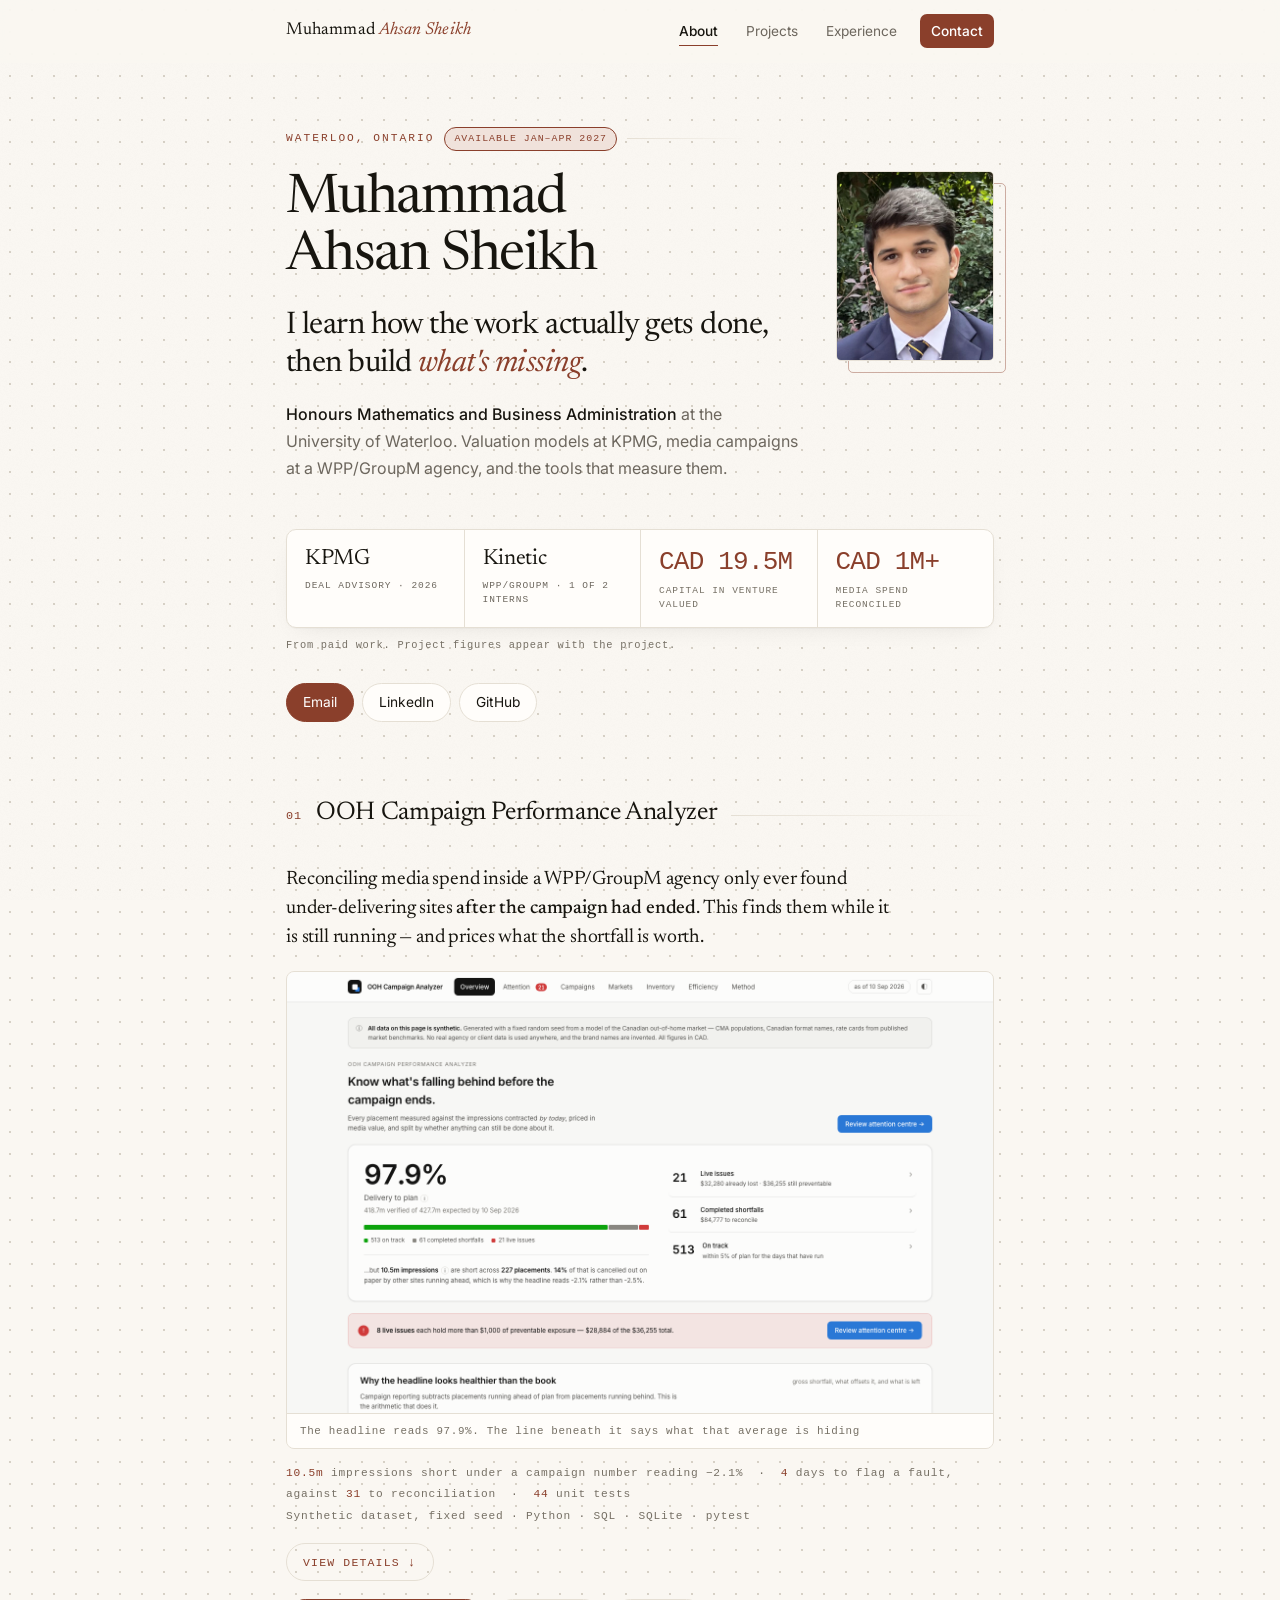
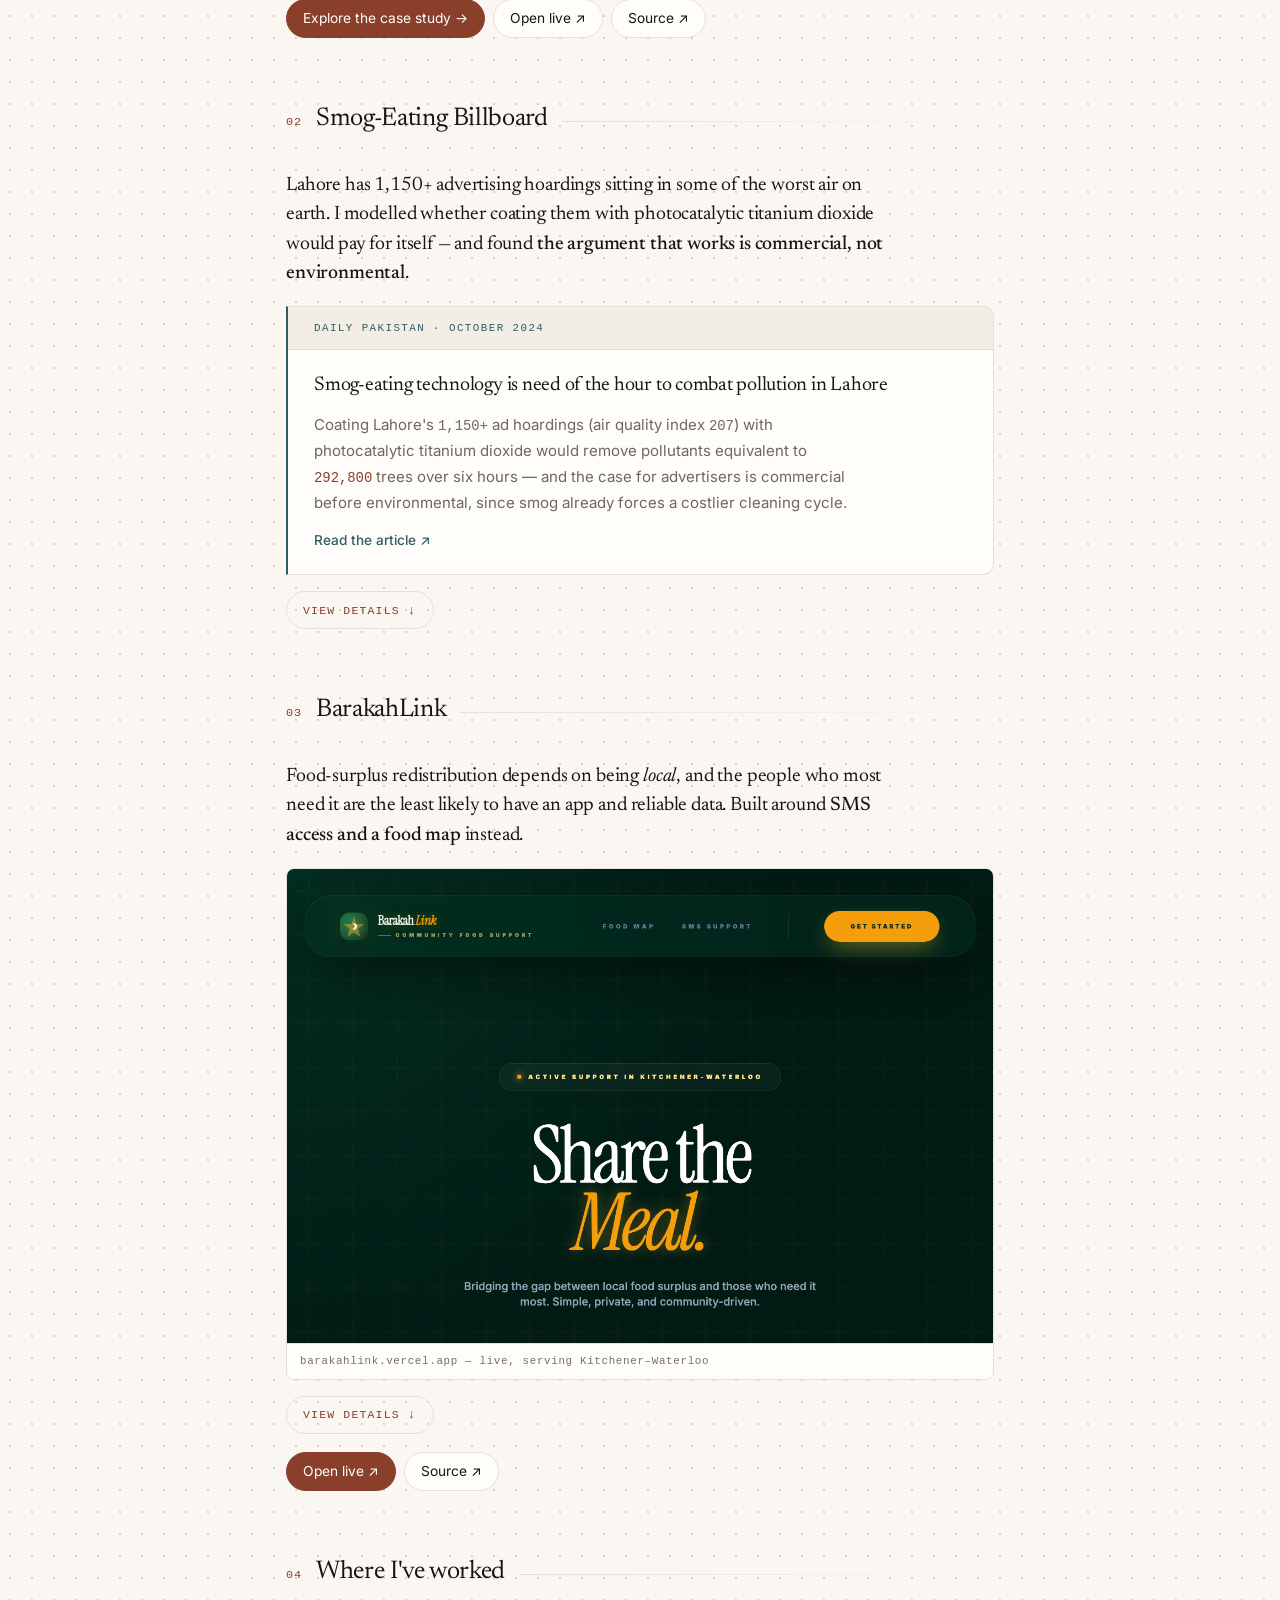
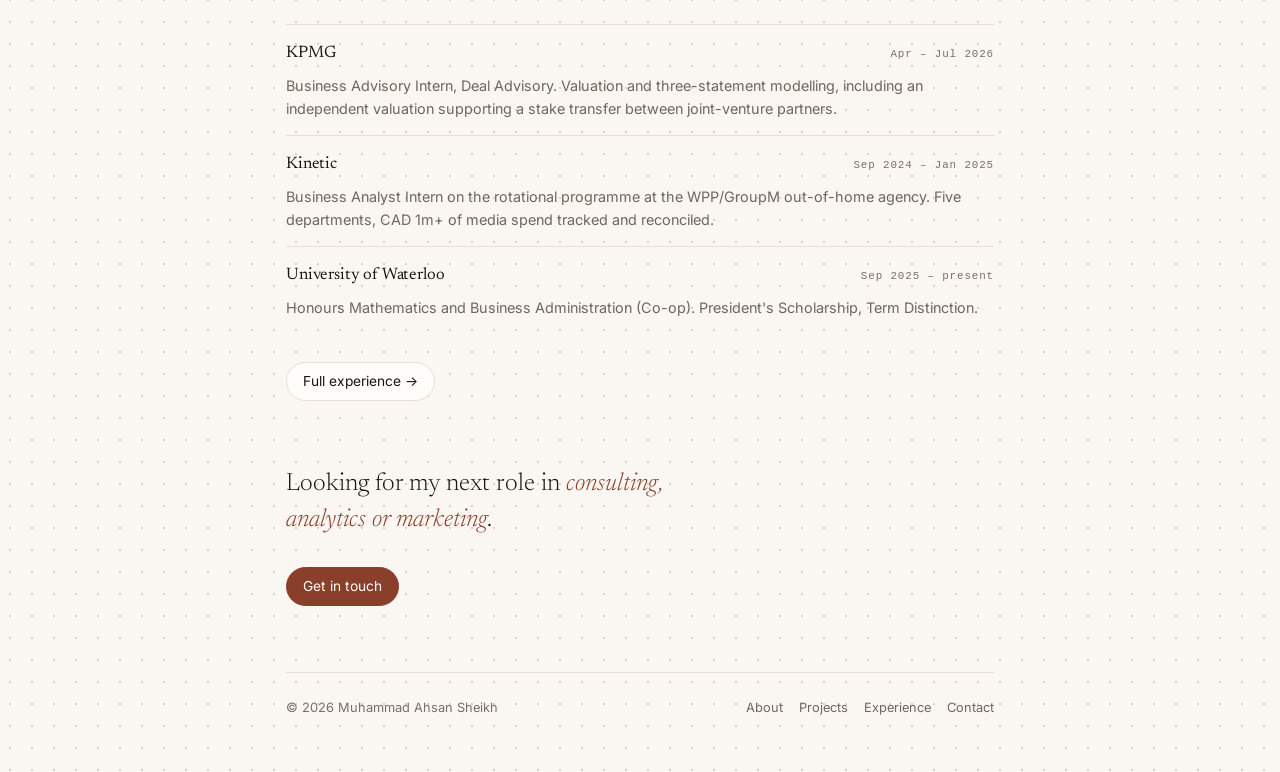
<file: index.html>
<!DOCTYPE html>
<html lang="en">
<head>
<meta charset="utf-8">
<meta name="viewport" content="width=device-width, initial-scale=1, viewport-fit=cover">
<title>Muhammad Ahsan Sheikh — Mathematics &amp; Business, University of Waterloo</title>
<meta name="description" content="Honours Mathematics and Business Administration at Waterloo. Valuation models at KPMG, media campaigns at a WPP/GroupM agency, and the tools that measure them.">
<meta name="author" content="Muhammad Ahsan Sheikh">
<meta name="theme-color" content="#faf7f2" media="(prefers-color-scheme: light)">
<meta name="theme-color" content="#131210" media="(prefers-color-scheme: dark)">
<meta property="og:type" content="website">
<meta property="og:title" content="Muhammad Ahsan Sheikh">
<meta property="og:description" content="Honours Mathematics and Business Administration at Waterloo. Valuation models at KPMG, media campaigns at a WPP/GroupM agency, and the tools that measure them.">
<meta name="twitter:card" content="summary_large_image">
<meta property="og:url" content="https://muhammadahsan-30.github.io/">
<meta property="og:image" content="https://muhammadahsan-30.github.io/assets/share-card.jpg">
<meta property="og:image:width" content="1200">
<meta property="og:image:height" content="630">
<meta property="og:image:alt" content="Muhammad Ahsan Sheikh — Mathematics and Business Administration, University of Waterloo">
<meta name="twitter:image" content="https://muhammadahsan-30.github.io/assets/share-card.jpg">
<meta name="twitter:title" content="Muhammad Ahsan Sheikh">
<meta name="twitter:description" content="Honours Mathematics and Business Administration at Waterloo. Valuation models at KPMG, media campaigns at a WPP/GroupM agency, and the tools that measure them.">
<link rel="icon" href="data:image/svg+xml,<svg xmlns='http://www.w3.org/2000/svg' viewBox='0 0 100 100'><rect width='100' height='100' rx='18' fill='%238a3f2b'/><text y='71' x='50' text-anchor='middle' font-size='62' font-family='Georgia,serif' fill='%23faf7f2'>M</text></svg>">
<link rel="preconnect" href="https://fonts.googleapis.com">
<link rel="preconnect" href="https://fonts.gstatic.com" crossorigin>
<link href="https://fonts.googleapis.com/css2?family=Newsreader:ital,opsz,wght@0,6..72,300;0,6..72,400;0,6..72,500;1,6..72,300;1,6..72,400&family=Inter:wght@400;500;600&display=swap" rel="stylesheet">
<link rel="stylesheet" href="assets/style.css">
<script type="application/ld+json">
{
  "@context": "https://schema.org",
  "@type": "Person",
  "name": "Muhammad Ahsan Sheikh",
  "givenName": "Muhammad",
  "familyName": "Sheikh",
  "email": "mailto:m39sheik@uwaterloo.ca",
  "image": "https://muhammadahsan-30.github.io/assets/portrait.jpg",
  "url": "https://muhammadahsan-30.github.io",
  "jobTitle": "Honours Mathematics and Business Administration student",
  "description": "Honours Mathematics and Business Administration student at the University of Waterloo. Valuation models at KPMG, media campaigns at a WPP/GroupM agency, and the tools that measure them.",
  "alumniOf": {
    "@type": "CollegeOrUniversity",
    "name": "University of Waterloo",
    "sameAs": "https://uwaterloo.ca"
  },
  "knowsAbout": [
    "Financial modeling",
    "Valuation",
    "Deal advisory",
    "Out-of-home media planning",
    "Data analytics",
    "Python",
    "SQL"
  ],
  "address": {
    "@type": "PostalAddress",
    "addressLocality": "Waterloo",
    "addressRegion": "ON",
    "addressCountry": "CA"
  },
  "sameAs": [
    "https://www.linkedin.com/in/muhammad-ahsan-sheikh",
    "https://github.com/muhammadahsan-30"
  ]
}
</script>
</head>
<body>
<a class="skip" href="#main">Skip to content</a>

<div class="topbar" id="topbar">
  <div class="wrap-wide">
    <a class="mark" href="index.html">Muhammad <em>Ahsan Sheikh</em></a>
    <nav class="topnav">
      <a class="on" href="index.html" aria-current="page">About</a>
      <a href="projects.html">Projects</a>
      <a href="experience.html">Experience</a>
      <a class="cta" href="contact.html">Contact</a>
    </nav>
  </div>
</div>

<main class="wrap" id="main">

  <div class="pagehead">
    <p class="eyebrow">Waterloo, Ontario<span class="badge build avail">Available Jan&ndash;Apr 2027</span></p>
    <div class="hero-flex">
      <div>
        <h1>Muhammad<br>Ahsan Sheikh</h1>
        <p class="posline">I learn how the work actually gets done,<br>then build <em>what's missing</em>.</p>
        <p class="body" style="margin-top:18px">
          <strong>Honours Mathematics and Business Administration</strong> at the University of
          Waterloo. Valuation models at KPMG, media campaigns at a WPP/GroupM agency, and the
          tools that measure them.
        </p>
      </div>
      <div class="portrait-wrap">
        <img class="portrait" src="assets/portrait.jpg" alt="Muhammad Ahsan Sheikh" width="640" height="768">
      </div>
    </div>

    <!-- Two employers and two figures, together. A number on its own is a
         trivia question; CAD 19.5M means something once KPMG sits beside it.
         CAD 19.5M is the capital ONE partner had deployed into the venture I
         contributed to valuing - not the venture's valuation, and not a deal I
         led. Nothing synthetic appears in this row. -->
    <div class="statband">
      <div class="stat who"><span class="fig">KPMG</span><span class="lab">Deal Advisory · 2026</span></div>
      <div class="stat who"><span class="fig">Kinetic</span><span class="lab">WPP/GroupM · 1 of 2 interns</span></div>
      <div class="stat"><span class="fig">CAD 19.5M</span><span class="lab">Capital in venture valued</span></div>
      <div class="stat"><span class="fig">CAD 1M+</span><span class="lab">Media spend reconciled</span></div>
    </div>
    <p class="statnote">From paid work. Project figures appear with the project.</p>

    <div class="links">
      <a class="btn primary" href="mailto:m39sheik@uwaterloo.ca">Email</a>
      <a class="btn" href="https://www.linkedin.com/in/muhammad-ahsan-sheikh">LinkedIn</a>
      <a class="btn" href="https://github.com/muhammadahsan-30">GitHub</a>
    </div>
  </div>

  <!-- ============ 01 OOH ============ -->
  <section id="ooh" class="rv">
    <div class="shead"><span class="snum">01</span><h2>OOH Campaign Performance Analyzer</h2><span class="rule"></span></div>
    <div class="entry">
      <p class="lede-q">Reconciling media spend inside a WPP/GroupM agency only ever found
        under-delivering sites <b>after the campaign had ended</b>. This finds them while it is
        still running — and prices what the shortfall is worth.</p>
      <a class="shot" href="ooh.html">
        <picture>
          <source srcset="assets/ooh-overview-dark.png" media="(prefers-color-scheme:dark)">
          <img src="assets/ooh-overview-light.png" width="1440" height="900" loading="lazy"
               alt="The analyzer's overview: 97.9% delivery to plan, above a bar splitting 595 placements into on-track, completed shortfalls and live issues">
        </picture>
        <figcaption>The headline reads 97.9%. The line beneath it says what that average is hiding</figcaption>
      </a>
      <p class="proof"><b data-ooh="gross_short">10.5m</b> impressions short under a campaign
        number reading &minus;2.1% &nbsp;·&nbsp; <b data-ooh="detect_days">4</b> days to flag a
        fault, against <b data-ooh="recon_days">31</b> to reconciliation
        &nbsp;·&nbsp; <b>44</b> unit tests<br>
        Synthetic dataset, fixed seed · Python · SQL · SQLite · pytest</p>
      <div class="disc on">
        <button class="disc-t" type="button" aria-expanded="true" aria-controls="d-ooh">View details ↓</button>
        <div class="disc-p" id="d-ooh" role="region" aria-label="OOH Campaign Performance Analyzer details">
          <div class="disc-in">
            <p class="disc-h">Saw</p>
            <p>Five months at Kinetic, the WPP/GroupM out-of-home agency, one of two interns on
               the rotational programme. Part of the job was reconciling CAD 1m+ of media spend
               by hand, rebuilding Excel dashboards daily from tracking-team data.</p>
            <p class="disc-h">Asked</p>
            <p>Why does this only ever run at the end? Because the comparison it needs —
               delivered against contracted — only resolves once the booking is over. That is
               structural, not clerical, and structural problems can be built around.</p>
            <p class="disc-h">Built</p>
            <p>A placement-level analyzer that measures every site against the impressions
               contracted <em>by today</em>, separates what can still be fixed from what has to
               be reconciled, and prices both in media value. Python and SQL do the analysis; the
               browser only renders what the tests already cover.</p>
            <p class="disc-h">Learned</p>
            <p>Campaign averages hide more than they show. The book reads <b>&minus;2.1%</b> while
               <b>10.5m impressions</b> are short across <b>227 placements</b> — 14% of the gap
               cancelled out on paper by other sites running ahead. One campaign reads &minus;0.1%
               while 27 of its 70 placements are behind.</p>
          </div>
        </div>
      </div>
      <div class="links">
        <a class="btn primary" href="ooh.html">Explore the case study →</a>
        <a class="btn" href="analyzer/index.html">Open live ↗</a>
        <a class="btn" href="https://github.com/muhammadahsan-30/ooh-campaign-analyzer" target="_blank" rel="noopener">Source ↗</a>
      </div>
    </div>
  </section>

  <!-- ============ 02 Smog ============ -->
  <section id="smog" class="rv">
    <div class="shead"><span class="snum">02</span><h2>Smog-Eating Billboard</h2><span class="rule"></span></div>
    <div class="entry">
      <p class="lede-q">Lahore has 1,150+ advertising hoardings sitting in some of the worst air
        on earth. I modelled whether coating them with photocatalytic titanium dioxide would pay
        for itself — and found <b>the argument that works is commercial, not environmental</b>.</p>
      <!-- The artifact here is not a mockup. It is a national newspaper running
           the argument, so the publication itself is the card's visual material. -->
      <a class="press artifact" href="https://en.dailypakistan.com.pk/16-Oct-2024/smog-eating-technology-is-need-of-the-hour-to-combat-pollution-in-lahore" target="_blank" rel="noopener">
        <p class="kicker">Daily Pakistan · October 2024</p>
        <h3>Smog-eating technology is need of the hour to combat pollution in Lahore</h3>
        <p>Coating Lahore's <span class="num">1,150+</span> ad hoardings (air quality index
          <span class="num">207</span>) with photocatalytic titanium dioxide would remove
          pollutants equivalent to <span class="num hi">292,800</span> trees over six hours — and
          the case for advertisers is commercial before environmental, since smog already forces
          a costlier cleaning cycle.</p>
        <span class="go">Read the article ↗</span>
      </a>
      <div class="disc on">
        <button class="disc-t" type="button" aria-expanded="true" aria-controls="d-smog">View details ↓</button>
        <div class="disc-p" id="d-smog" role="region" aria-label="Smog-Eating Billboard details">
          <div class="disc-in">
            <p class="disc-h">Saw</p>
            <p>Lahore's air quality index hit <span class="num">207</span> in January
               <span class="num">2024</span>. The city also has over a thousand large advertising
               surfaces sitting in direct sun — the exact condition photocatalytic coatings need.</p>
            <p class="disc-h">Asked</p>
            <p>Would retrofitting them actually move air quality enough to justify the cost, and
               who would have to pay for it?</p>
            <p class="disc-h">Built</p>
            <p>A feasibility model estimating pollutant removal across <b>1,150+ hoardings</b> —
               equivalent to <b>292,800 trees over six hours</b> — plus a supply-side check that
               found the binding constraint: titanium dioxide is not produced in Pakistan.</p>
            <p class="disc-h">Learned</p>
            <p>The environmental argument does not move a media owner. The cleaning-cycle argument
               does: smog discolours conventional billboard skins faster, so the replacement cycle
               already costs more than the coating would. Reframing the case on cost is what made
               it publishable.</p>
            <div class="stack"><span class="t-viz">Feasibility modelling</span><span class="t-viz">Cost-Benefit Analysis</span><span class="t-viz">Technical Writing</span></div>
          </div>
        </div>
      </div>
    </div>
  </section>

  <!-- ============ 03 BarakahLink ============ -->
  <section id="barakah" class="rv">
    <div class="shead"><span class="snum">03</span><h2>BarakahLink</h2><span class="rule"></span></div>
    <div class="entry">
      <p class="lede-q">Food-surplus redistribution depends on being <em>local</em>, and the
        people who most need it are the least likely to have an app and reliable data. Built
        around <b>SMS access and a food map</b> instead.</p>
      <a class="shot" href="https://barakahlink.vercel.app" target="_blank" rel="noopener">
        <img src="assets/barakahlink.png" width="1280" height="860" loading="lazy"
             alt="BarakahLink: a community food-support platform for Kitchener-Waterloo, with a food map and SMS support in the navigation">
        <figcaption>barakahlink.vercel.app — live, serving Kitchener&ndash;Waterloo</figcaption>
      </a>
      <div class="disc on">
        <button class="disc-t" type="button" aria-expanded="true" aria-controls="d-bl">View details ↓</button>
        <div class="disc-p" id="d-bl" role="region" aria-label="BarakahLink details">
          <div class="disc-in">
            <p class="disc-h">Saw</p>
            <p>Local food surplus and local food need rarely find each other, and the platforms
               that try to connect them assume a smartphone and a stable connection.</p>
            <p class="disc-h">Asked</p>
            <p>What does the product look like if connectivity is the binding constraint rather
               than an afterthought?</p>
            <p class="disc-h">Built</p>
            <ul>
              <li><b>SMS-style access</b> through a simulated gateway, so the platform works without an app</li>
              <li><b>Unstructured input handling</b> — <span class="key">Google Gemini</span> turns messy free-text offers into organised listings and need summaries, written to preserve the dignity of the person asking</li>
              <li><b>Hyper-local matching</b> so surplus surfaces to people close enough to actually collect it</li>
            </ul>
            <p class="disc-h">Learned</p>
            <p>Designing for SMS first changed what the product could be, not just how it looked.
               The constraint turned out to be the brief.</p>
            <div class="stack"><span class="t-lang">TypeScript</span><span class="t-data">Google Gemini API</span><span class="t-lang">Python</span><span class="t-viz">Leaflet</span></div>
          </div>
        </div>
      </div>
      <div class="links">
        <a class="btn primary" href="https://barakahlink.vercel.app" target="_blank" rel="noopener">Open live ↗</a>
        <a class="btn" href="https://github.com/muhammadahsan-30/BarakahLink" target="_blank" rel="noopener">Source ↗</a>
      </div>
    </div>
  </section>

  <!-- ============ where I've worked ============ -->
  <section class="rv">
    <div class="shead"><span class="snum">04</span><h2>Where I've worked</h2><span class="rule"></span></div>
    <div class="wrow">
      <span class="wc">KPMG</span><span class="ww">Apr &ndash; Jul 2026</span>
      <p class="wd">Business Advisory Intern, Deal Advisory. Valuation and three-statement
        modelling, including an independent valuation supporting a stake transfer between
        joint-venture partners.</p>
    </div>
    <div class="wrow">
      <span class="wc">Kinetic</span><span class="ww">Sep 2024 &ndash; Jan 2025</span>
      <p class="wd">Business Analyst Intern on the rotational programme at the WPP/GroupM
        out-of-home agency. Five departments, CAD 1m+ of media spend tracked and reconciled.</p>
    </div>
    <div class="wrow">
      <span class="wc">University of Waterloo</span><span class="ww">Sep 2025 &ndash; present</span>
      <p class="wd">Honours Mathematics and Business Administration (Co-op). President's
        Scholarship, Term Distinction.</p>
    </div>
    <div class="links"><a class="btn" href="experience.html">Full experience →</a></div>
  </section>

  <div class="closing rv">
    <p>Looking for my next role in <em>consulting, analytics or marketing</em>.</p>
    <div class="links">
      <a class="btn primary" href="contact.html">Get in touch</a>
    </div>
  </div>

  <footer>
    <span>© <span class="yr">2026</span> Muhammad Ahsan Sheikh</span>
    <nav>
      <a href="index.html">About</a>
      <a href="projects.html">Projects</a>
      <a href="experience.html">Experience</a>
      <a href="contact.html">Contact</a>
    </nav>
  </footer>

</main>
<!-- The analyzer payload, for the figures marked data-ooh. Loaded after the
     page so a slow fetch never delays render; the values in the markup are the
     current correct ones and are what show if the script never arrives. -->
<script src="analyzer/data.js"></script>
<script src="assets/site.js"></script>
</body>
</html>
</file>
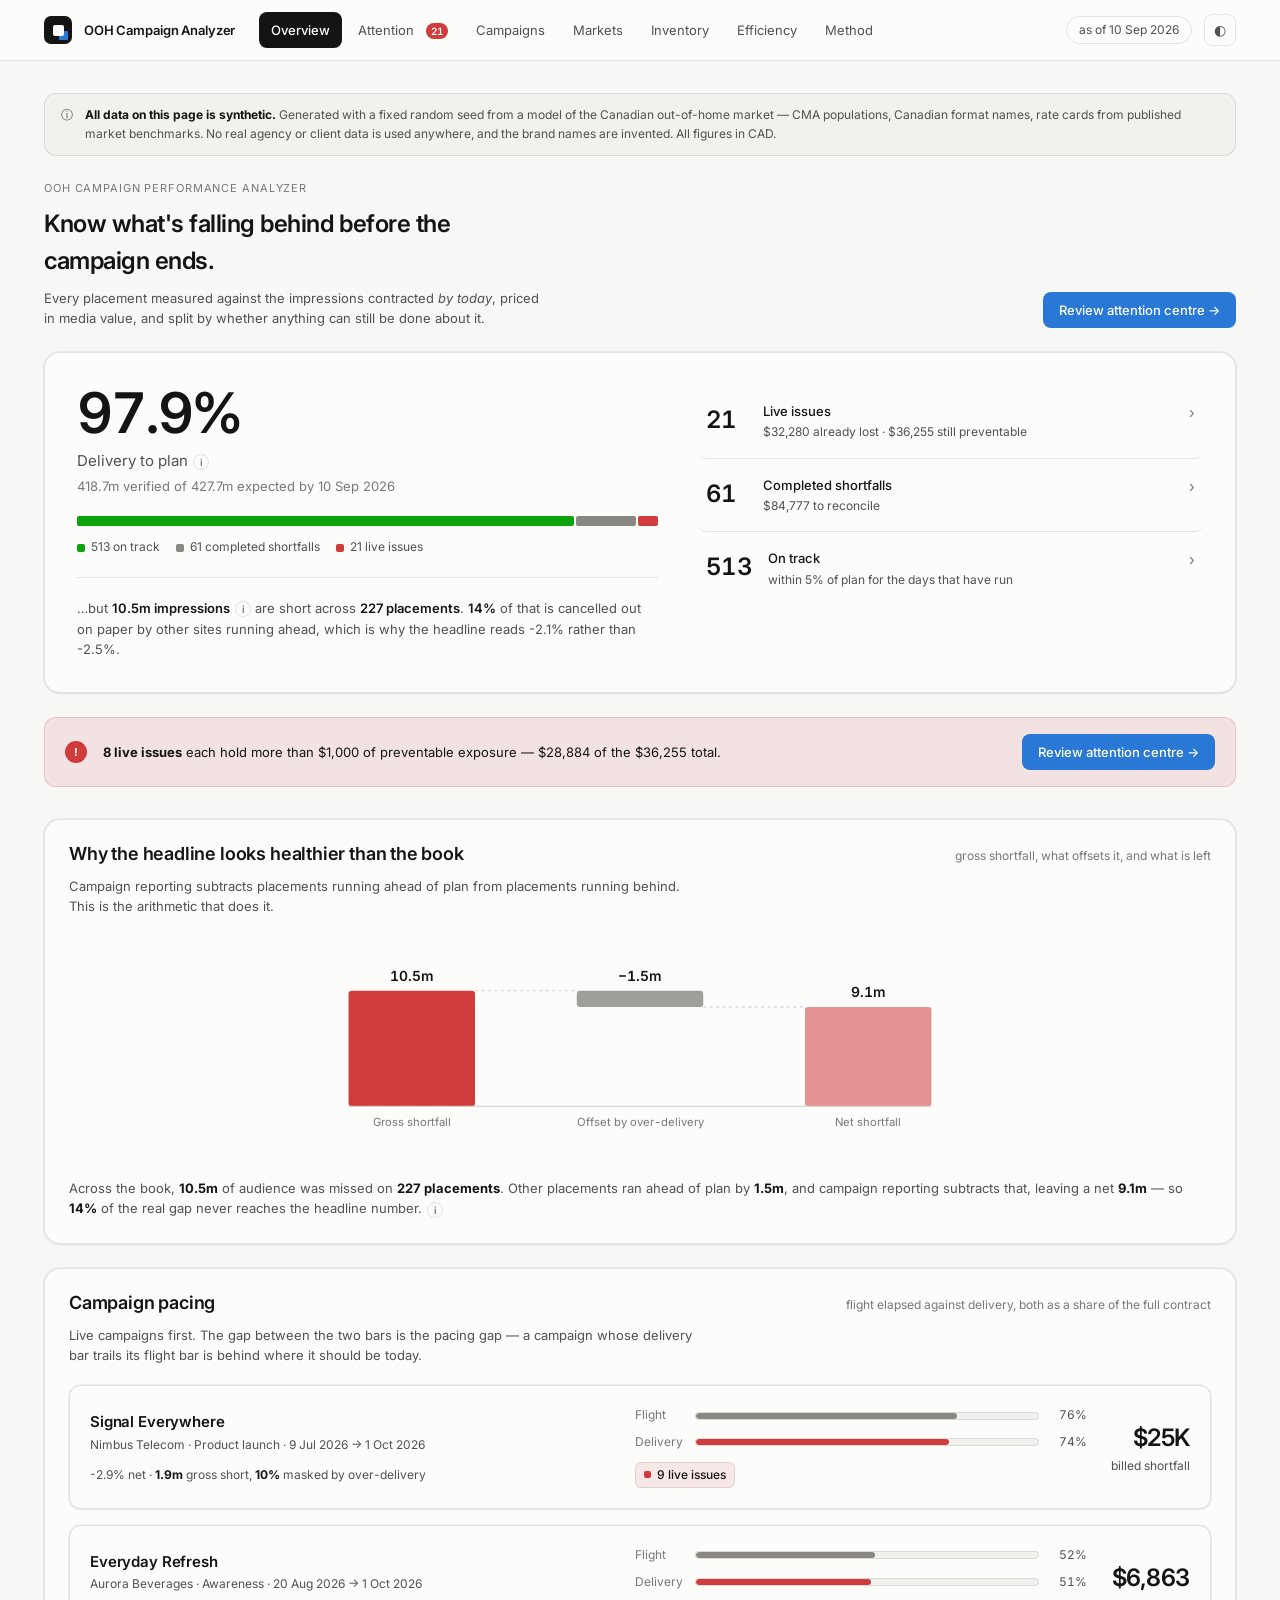
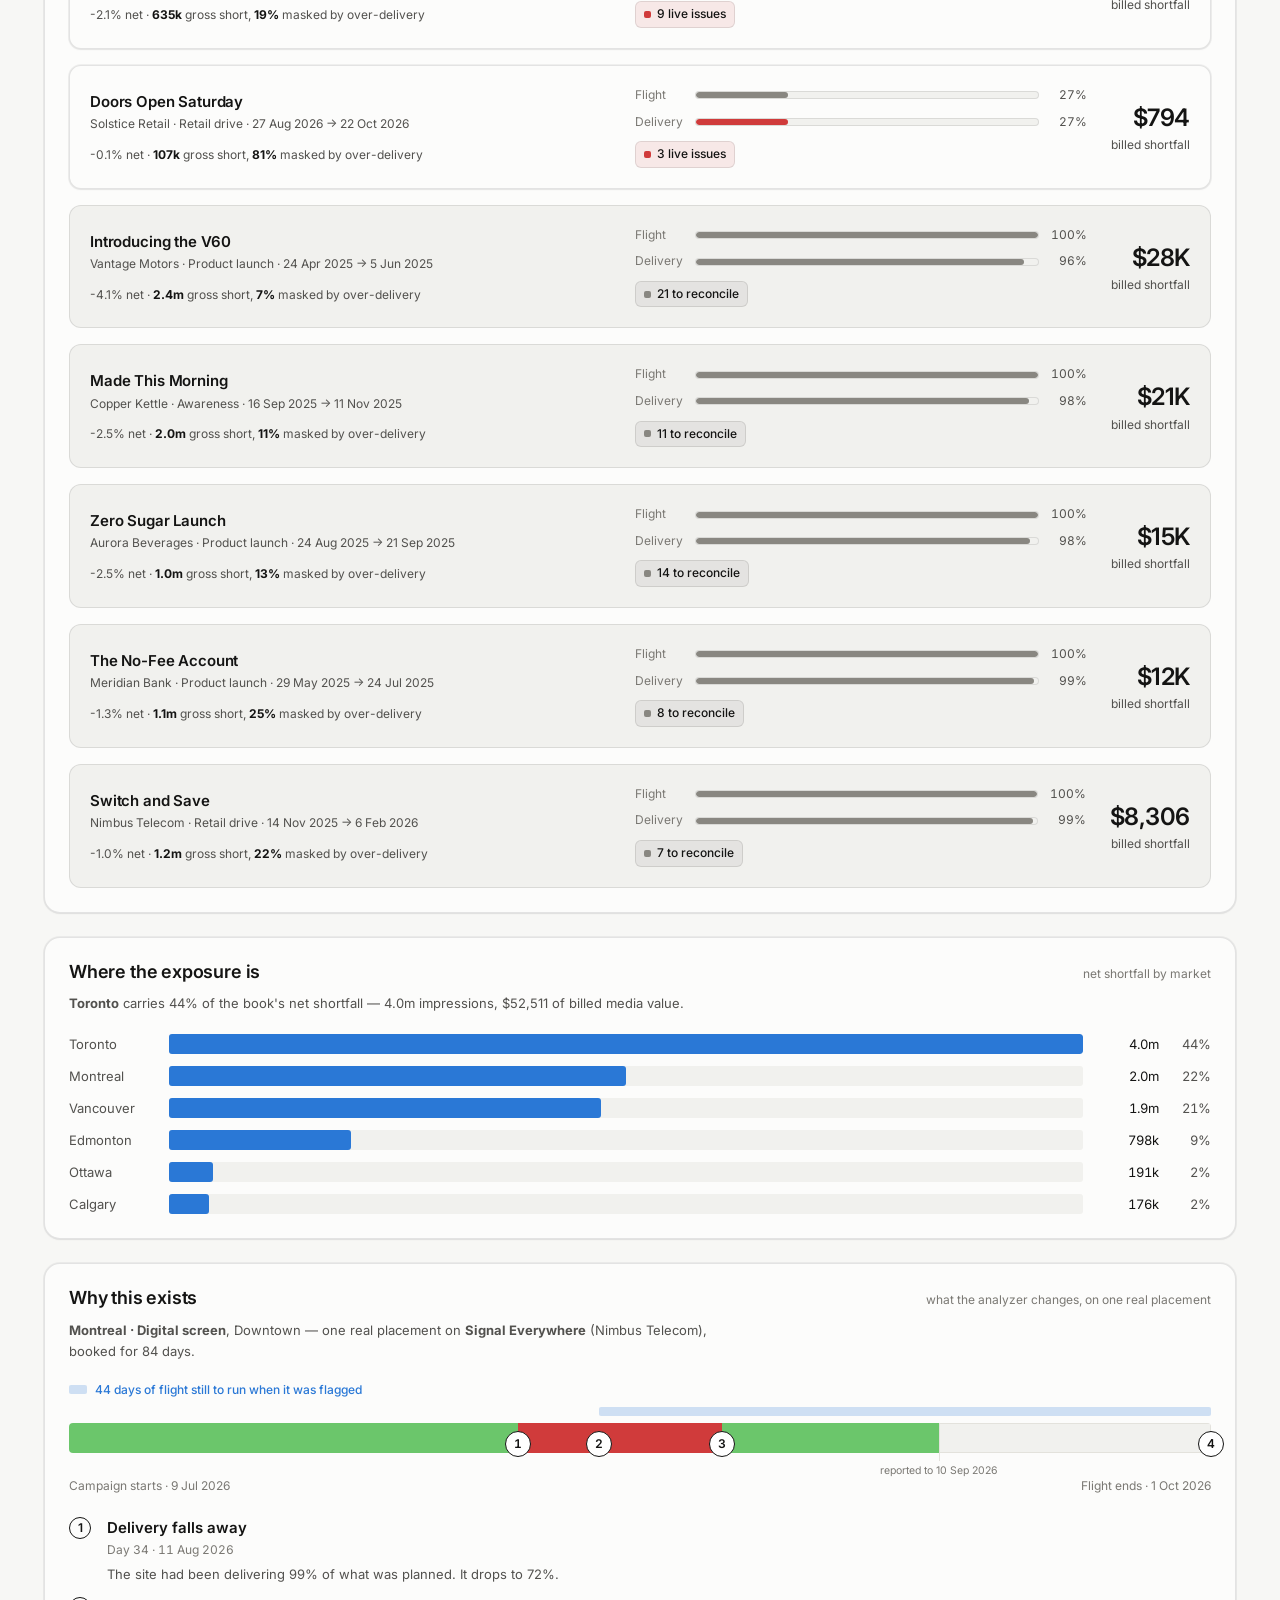
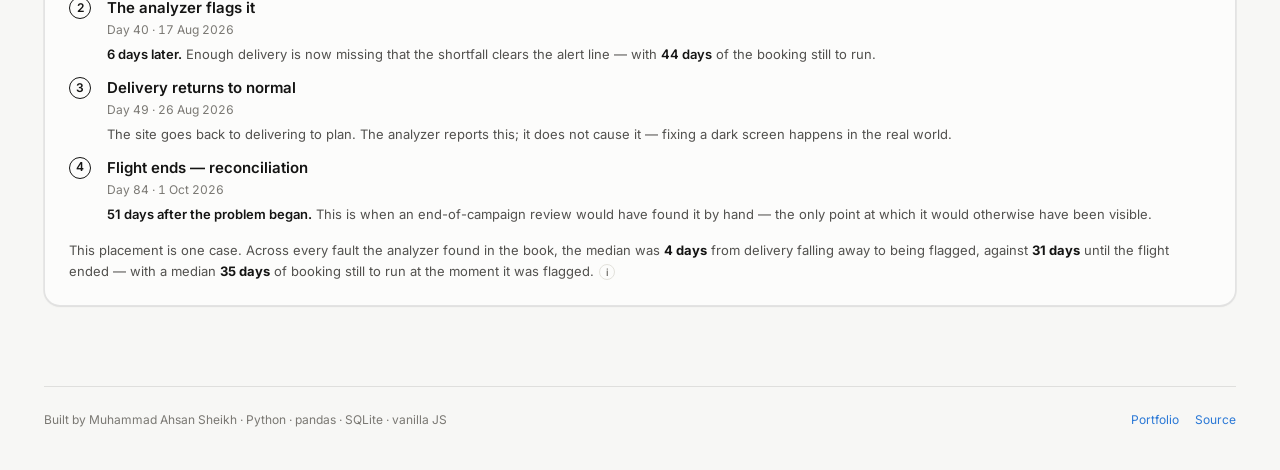
<file: analyzer/index.html>
<!DOCTYPE html>
<html lang="en">
<head>
<meta charset="utf-8">
<meta name="viewport" content="width=device-width, initial-scale=1">
<title>OOH Campaign Performance Analyzer</title>
<meta name="description" content="Measures every out-of-home placement against the impressions contracted by today, surfaces under-delivery that campaign-level reporting hides, and separates what can still be fixed in flight from what has to be reconciled. Python, pandas, SQL.">
<meta name="theme-color" content="#f7f7f5">
<meta property="og:title" content="OOH Campaign Performance Analyzer">
<meta property="og:description" content="Finds under-delivering out-of-home inventory while the campaign is still running, and prices what it is worth.">
<meta name="twitter:card" content="summary_large_image">
<link rel="icon" href="data:image/svg+xml,<svg xmlns='http://www.w3.org/2000/svg' viewBox='0 0 100 100'><rect width='100' height='100' rx='22' fill='%23141413'/><rect x='24' y='24' width='30' height='30' rx='6' fill='%23fcfcfb'/><rect x='46' y='46' width='30' height='30' rx='6' fill='%232a78d6'/></svg>">
<link rel="preconnect" href="https://fonts.googleapis.com">
<link rel="preconnect" href="https://fonts.gstatic.com" crossorigin>
<link href="https://fonts.googleapis.com/css2?family=Inter:wght@400;500;600&display=swap" rel="stylesheet">
<link rel="stylesheet" href="style.css">
</head>
<body>
<a class="skip" href="#main">Skip to content</a>

<header class="bar">
  <div class="barin">
    <div class="brand">
      <div class="mark" aria-hidden="true"><span></span></div>
      <div class="brandname">OOH Campaign Analyzer</div>
    </div>
    <nav class="nav" id="nav" aria-label="Sections"></nav>
    <div class="barend">
      <span class="asof" id="asofchip"></span>
      <button class="iconbtn" id="themebtn" type="button" aria-label="Switch colour theme">◐</button>
    </div>
  </div>
</header>

<main id="main" class="wrap">

  <!-- ============ OVERVIEW ============ -->
  <section class="view" id="v-overview" aria-labelledby="h-overview">
    <p class="synthetic">
      <span aria-hidden="true">ⓘ</span>
      <span><b>All data on this page is synthetic.</b> Generated with a fixed random seed from a
      model of the Canadian out-of-home market — CMA populations, Canadian format names, rate
      cards from published market benchmarks. No real agency or client data is used anywhere,
      and the brand names are invented. All figures in CAD.</span>
    </p>

    <div class="intro">
      <div>
        <div class="eyebrow">OOH Campaign Performance Analyzer</div>
        <h1 id="h-overview">Know what's falling behind before the campaign ends.</h1>
        <p>Every placement measured against the impressions contracted <em>by today</em>,
           priced in media value, and split by whether anything can still be done about it.</p>
      </div>
      <button class="btn" id="go-attention" type="button">Review attention centre →</button>
    </div>

    <div class="hero">
      <div>
        <div class="herofig num" id="heroFig">—</div>
        <div class="herolab">Delivery to plan</div>
        <div class="herosub" id="heroSub"></div>
        <div class="healthbar" id="healthBar" role="img" aria-label="Placement health"></div>
        <div class="healthleg" id="healthLeg"></div>
        <div class="hidden-note" id="hiddenNote"></div>
      </div>
      <div class="states" id="states"></div>
    </div>

    <div id="overviewCallout"></div>

    <div class="panel">
      <div class="phead"><h2>Why the headline looks healthier than the book</h2>
        <span class="phint">gross shortfall, what offsets it, and what is left</span></div>
      <p class="pnote">Campaign reporting subtracts placements running ahead of plan from
        placements running behind. This is the arithmetic that does it.</p>
      <div class="pbody">
        <div id="wfPortfolio"></div>
        <p class="wfnote" id="wfNote"></p>
      </div>
    </div>

    <div class="panel">
      <div class="phead"><h2>Campaign pacing</h2>
        <span class="phint">flight elapsed against delivery, both as a share of the full contract</span></div>
      <p class="pnote">Live campaigns first. The gap between the two bars is the pacing gap —
        a campaign whose delivery bar trails its flight bar is behind where it should be today.</p>
      <div class="pbody"><div class="cards" id="pacingBoard"></div></div>
    </div>

    <div class="panel">
      <div class="phead"><h2>Where the exposure is</h2>
        <span class="phint">net shortfall by market</span></div>
      <p class="pnote" id="exposureNote"></p>
      <div class="pbody"><div class="ranked" id="exposureBars"></div></div>
    </div>

    <div class="panel">
      <div class="phead"><h2>Why this exists</h2>
        <span class="phint">what the analyzer changes, on one real placement</span></div>
      <p class="pnote" id="tlWho"></p>
      <div class="pbody">
        <div id="timeline"></div>
        <p class="wfnote" id="tlMedian"></p>
      </div>
    </div>
  </section>

  <!-- ============ ATTENTION ============ -->
  <section class="view" id="v-attention" aria-labelledby="h-attention">
    <div class="intro">
      <div>
        <div class="eyebrow">Detect · Prioritize</div>
        <h1 id="h-attention"><span class="num" id="attFig"></span> still preventable</h1>
        <p id="attSub"></p>
      </div>
    </div>

    <div class="filters" id="filters">
      <select id="fCampaign" aria-label="Filter by campaign"><option value="">All campaigns</option></select>
      <select id="fCity" aria-label="Filter by market"><option value="">All markets</option></select>
      <select id="fFormat" aria-label="Filter by format"><option value="">All formats</option></select>
      <input type="search" id="fSearch" placeholder="Search placements…" aria-label="Search placements">
      <button class="btn ghost" id="fReset" type="button">Reset</button>
      <span class="count" id="fCount"></span>
    </div>
    <div class="fchips" id="fChips"></div>

    <div class="panel flat">
      <div class="phead" style="padding-left:0"><h2>Live — still actionable<span data-inject="live_issue"></span></h2>
        <span class="phint">ranked by preventable exposure</span></div>
      <p class="pnote" style="padding-left:0">These placements are still in the air. The exposure
        shown is what continues to accrue if nothing changes, not what has already been lost.</p>
      <div class="pbody" style="padding-left:0;padding-right:0"><div class="issues" id="liveIssues"></div></div>
    </div>

    <div class="panel">
      <div class="phead"><h2>Completed — reconciliation required<span data-inject="completed_short"></span></h2>
        <span class="phint">ranked by billed shortfall</span></div>
      <p class="pnote">Nothing here can be recovered by delivery. These are the make-good and
        credit conversations.</p>
      <div class="tablewrap"><table id="tDone"><thead></thead><tbody></tbody></table></div>
    </div>
  </section>

  <!-- ============ CAMPAIGNS ============ -->
  <section class="view" id="v-campaigns" aria-labelledby="h-campaigns">
    <div id="campaignList">
      <div class="intro"><div>
        <div class="eyebrow">Investigate</div>
        <h1 id="h-campaigns">Campaigns</h1>
        <p>Live campaigns first, then closed flights by billed shortfall.</p>
      </div></div>
      <div class="cards" id="campaignCards"></div>
    </div>
    <div id="campaignDetail" hidden></div>
  </section>

  <!-- ============ MARKETS ============ -->
  <section class="view" id="v-markets" aria-labelledby="h-markets">
    <div class="intro"><div>
      <div class="eyebrow">Investigate</div>
      <h1 id="h-markets">Markets and formats</h1>
      <p>Where shortfall concentrates across the whole book, gross and net.</p>
    </div></div>
    <div class="panel">
      <div class="phead"><h2>Where delivery problems concentrate</h2>
        <span class="phint">net shortfall, every campaign against every market</span></div>
      <p class="pnote" id="heatNote"></p>
      <div class="pbody"><div id="heatmap"></div></div>
    </div>

    <div class="panel">
      <div class="phead"><h2>By market</h2><span class="phint">net shortfall</span></div>
      <div class="tablewrap"><table id="tMarket"><thead></thead><tbody></tbody></table></div>
    </div>
    <div class="panel">
      <div class="phead"><h2>By format</h2><span class="phint">net shortfall</span></div>
      <div class="tablewrap"><table id="tFormat"><thead></thead><tbody></tbody></table></div>
    </div>
  </section>

  <!-- ============ INVENTORY ============ -->
  <section class="view" id="v-inventory" aria-labelledby="h-inventory">
    <div class="intro"><div>
      <div class="eyebrow">Investigate</div>
      <h1 id="h-inventory">Inventory reliability</h1>
      <p>Sites are rebooked across campaigns, so "does this site deliver when we book it?"
         is a question the data can be asked.</p>
    </div></div>
    <div id="inventoryVerdict"></div>
    <div class="panel">
      <div class="phead"><h2>Site delivery history</h2>
        <span class="phint">worst delivery first · impression-weighted</span></div>
      <div class="tablewrap"><table id="tInv"><thead></thead><tbody></tbody></table></div>
    </div>
  </section>

  <!-- ============ EFFICIENCY ============ -->
  <section class="view" id="v-efficiency" aria-labelledby="h-efficiency">
    <div class="intro"><div>
      <div class="eyebrow">Reconcile</div>
      <h1 id="h-efficiency">Cost efficiency</h1>
      <p>What a thousand impressions actually cost, compared only where comparison is valid.</p>
    </div></div>
    <div class="panel">
      <div class="phead"><h2>Static formats</h2><span class="phint">lower is better</span></div>
      <p class="pnote">Bulletins, transit shelters and mall panels all hold the face exclusively
        for the whole flight, so their CPMs are directly comparable with each other.</p>
      <div class="pbody"><div class="ranked" id="cpmStatic"></div></div>
    </div>
    <div class="panel">
      <div class="phead"><h2>Digital screens</h2><span class="phint">not ranked against static</span></div>
      <p class="pnote" id="digitalNote"></p>
      <div class="pbody"><div class="ranked" id="cpmDigital"></div></div>
    </div>
    <div class="panel">
      <div class="phead"><h2>CPM premium from under-delivery</h2>
        <span class="phint">comparable across every format</span></div>
      <p class="pnote">Delivered CPM against contracted CPM. Because it is a ratio taken
        <em>within</em> a format, comparing it across formats is legitimate: it asks how much more
        a thousand impressions cost than the rate the campaign was booked at.</p>
      <div class="pbody"><div class="ranked" id="cpmPremium"></div></div>
    </div>
  </section>

  <!-- ============ METHOD ============ -->
  <section class="view" id="v-method" aria-labelledby="h-method">
    <div class="intro"><div>
      <div class="eyebrow">Methodology</div>
      <h1 id="h-method">How every number is calculated</h1>
      <p>All data synthetic. Metrics are computed in Python, unit-tested on hand-verifiable
         inputs, and exported; the browser only renders them.</p>
    </div></div>
    <div class="panel">
      <div class="phead"><h2>The calculation, in four steps</h2></div>
      <div class="pbody"><div class="steps" id="methodSteps"></div></div>
    </div>
    <div class="panel">
      <div class="phead"><h2>Assumptions</h2>
        <span class="phint">every figure here rests on these</span></div>
      <div class="pbody">
        <div class="classlegend">
          <span><b>°</b> observed — read from the delivery records</span>
          <span><b>·</b> calculated — arithmetic on observed values</span>
          <span><b>~</b> modelled — rests on an assumption about the world</span>
        </div>
        <div id="assumptions"></div>
      </div>
    </div>
  </section>

  <footer>
    <span>Built by Muhammad Ahsan Sheikh · Python · pandas · SQLite · vanilla JS</span>
    <nav>
      <a href="../index.html">Portfolio</a>
      <a href="https://github.com/muhammadahsan-30/ooh-campaign-analyzer" target="_blank" rel="noopener">Source</a>
    </nav>
  </footer>
</main>

<div class="scrim" id="scrim"></div>
<aside class="drawer" id="drawer" role="dialog" aria-modal="true" aria-label="Placement detail" hidden>
  <button class="iconbtn dclose" id="dclose" type="button" aria-label="Close">✕</button>
  <div id="drawerBody"></div>
</aside>

<script src="data.js"></script>
<script src="app.js"></script>
</body>
</html>
</file>
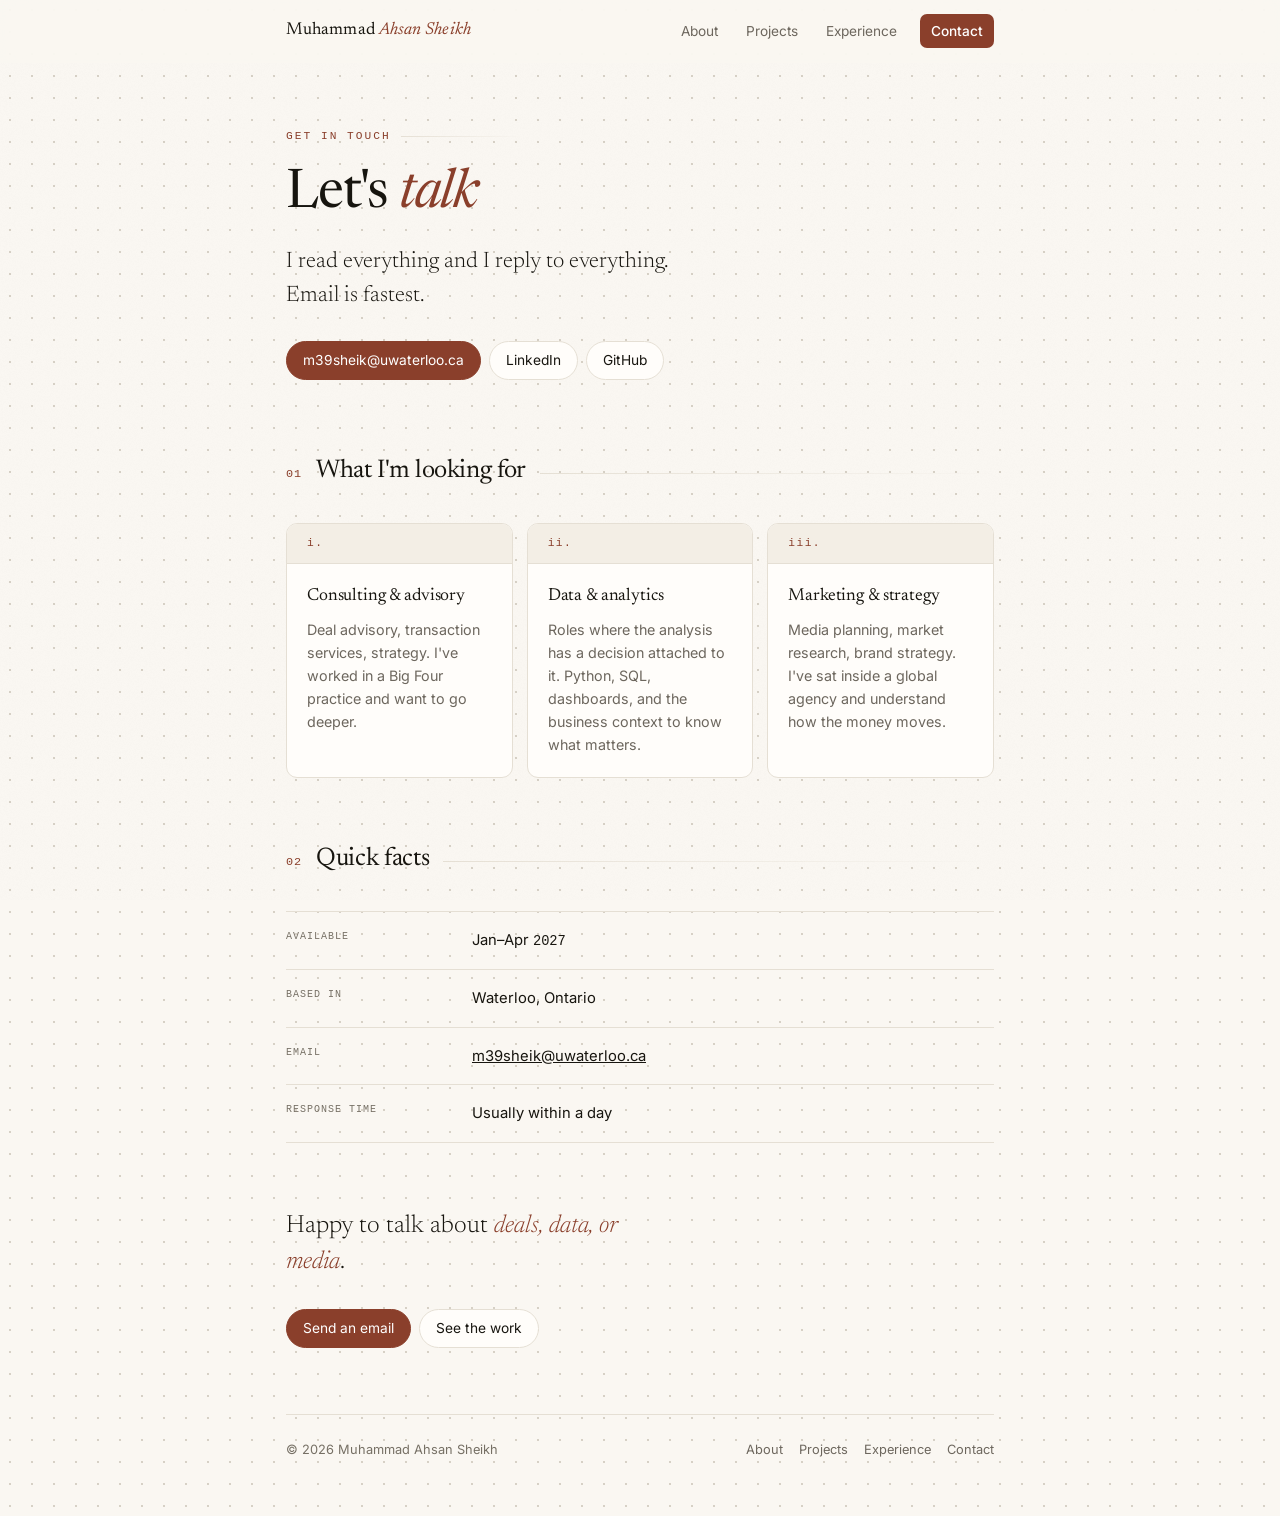
<file: contact.html>
<!DOCTYPE html>
<html lang="en">
<head>
<meta charset="utf-8">
<meta name="viewport" content="width=device-width, initial-scale=1, viewport-fit=cover">
<title>Contact — Muhammad Ahsan Sheikh</title>
<meta name="description" content="Get in touch with Muhammad Ahsan Sheikh — Mathematics and Business Administration (Co-op) at the University of Waterloo.">
<meta name="theme-color" content="#faf7f2" media="(prefers-color-scheme: light)">
<meta name="theme-color" content="#131210" media="(prefers-color-scheme: dark)">
<meta property="og:title" content="Contact — Muhammad Ahsan Sheikh">
<meta property="og:description" content="Open to co-op roles in consulting, analytics and strategy.">
<meta name="twitter:card" content="summary_large_image">
<meta property="og:url" content="https://muhammadahsan-30.github.io/contact.html">
<meta property="og:image" content="https://muhammadahsan-30.github.io/assets/share-card.jpg">
<meta property="og:image:width" content="1200">
<meta property="og:image:height" content="630">
<meta property="og:image:alt" content="Muhammad Ahsan Sheikh — Mathematics and Business Administration, University of Waterloo">
<meta name="twitter:image" content="https://muhammadahsan-30.github.io/assets/share-card.jpg">
<link rel="icon" href="data:image/svg+xml,<svg xmlns='http://www.w3.org/2000/svg' viewBox='0 0 100 100'><rect width='100' height='100' rx='18' fill='%238a3f2b'/><text y='71' x='50' text-anchor='middle' font-size='62' font-family='Georgia,serif' fill='%23faf7f2'>M</text></svg>">
<link rel="preconnect" href="https://fonts.googleapis.com">
<link rel="preconnect" href="https://fonts.gstatic.com" crossorigin>
<link href="https://fonts.googleapis.com/css2?family=Newsreader:ital,opsz,wght@0,6..72,300;0,6..72,400;0,6..72,500;1,6..72,300;1,6..72,400&family=Inter:wght@400;500;600&display=swap" rel="stylesheet">
<link rel="stylesheet" href="assets/style.css">
</head>
<body>
<a class="skip" href="#main">Skip to content</a>

<div class="topbar" id="topbar">
  <div class="wrap-wide">
    <a class="mark" href="index.html">Muhammad <em>Ahsan Sheikh</em></a>
    <nav class="topnav">
      <a href="index.html">About</a>
      <a href="projects.html">Projects</a>
      <a href="experience.html">Experience</a>
      <a class="cta on" href="contact.html" aria-current="page">Contact</a>
    </nav>
  </div>
</div>

<main class="wrap" id="main">

  <div class="pagehead">
    <p class="eyebrow">Get in touch</p>
    <h1>Let's <em>talk</em></h1>
    <p class="lede">I read everything and I reply to everything. Email is fastest.</p>
    <div class="links">
      <a class="btn primary" href="mailto:m39sheik@uwaterloo.ca">m39sheik@uwaterloo.ca</a>
      <a class="btn" href="https://www.linkedin.com/in/muhammad-ahsan-sheikh">LinkedIn</a>
      <a class="btn" href="https://github.com/muhammadahsan-30">GitHub</a>
    </div>
  </div>

  <!-- ===== what I'm looking for ===== -->
  <section class="rv">
    <div class="shead"><span class="snum">01</span><h2>What I'm looking for</h2><span class="rule"></span></div>
    <div class="grid-3">
      <div class="tile">
        <span class="n">i.</span>
        <h4>Consulting &amp; advisory</h4>
        <p>Deal advisory, transaction services, strategy. I've worked in a Big Four practice and want to go deeper.</p>
      </div>
      <div class="tile">
        <span class="n">ii.</span>
        <h4>Data &amp; analytics</h4>
        <p>Roles where the analysis has a decision attached to it. Python, SQL, dashboards, and the business context to know what matters.</p>
      </div>
      <div class="tile">
        <span class="n">iii.</span>
        <h4>Marketing &amp; strategy</h4>
        <p>Media planning, market research, brand strategy. I've sat inside a global agency and understand how the money moves.</p>
      </div>
    </div>
  </section>

  <!-- ===== quick facts ===== -->
  <section class="rv">
    <div class="shead"><span class="snum">02</span><h2>Quick facts</h2><span class="rule"></span></div>
    <dl class="drows lbl">
      <div class="drow"><dt>Available</dt><dd>Jan&ndash;Apr <span class="num">2027</span></dd></div>
      <div class="drow"><dt>Based in</dt><dd>Waterloo, Ontario</dd></div>
      <div class="drow"><dt>Email</dt><dd><a href="mailto:m39sheik@uwaterloo.ca">m39sheik@uwaterloo.ca</a></dd></div>
      <div class="drow"><dt>Response time</dt><dd>Usually within a day</dd></div>
    </dl>
  </section>

  <div class="closing rv">
    <p>Happy to talk about <em>deals, data, or media</em>.</p>
    <div class="links">
      <a class="btn primary" href="mailto:m39sheik@uwaterloo.ca">Send an email</a>
      <a class="btn" href="projects.html">See the work</a>
    </div>
  </div>

  <footer>
    <span>© <span class="yr">2026</span> Muhammad Ahsan Sheikh</span>
    <nav>
      <a href="index.html">About</a>
      <a href="projects.html">Projects</a>
      <a href="experience.html">Experience</a>
      <a href="contact.html">Contact</a>
    </nav>
  </footer>

</main>
<script src="assets/site.js"></script>
</body>
</html>
</file>
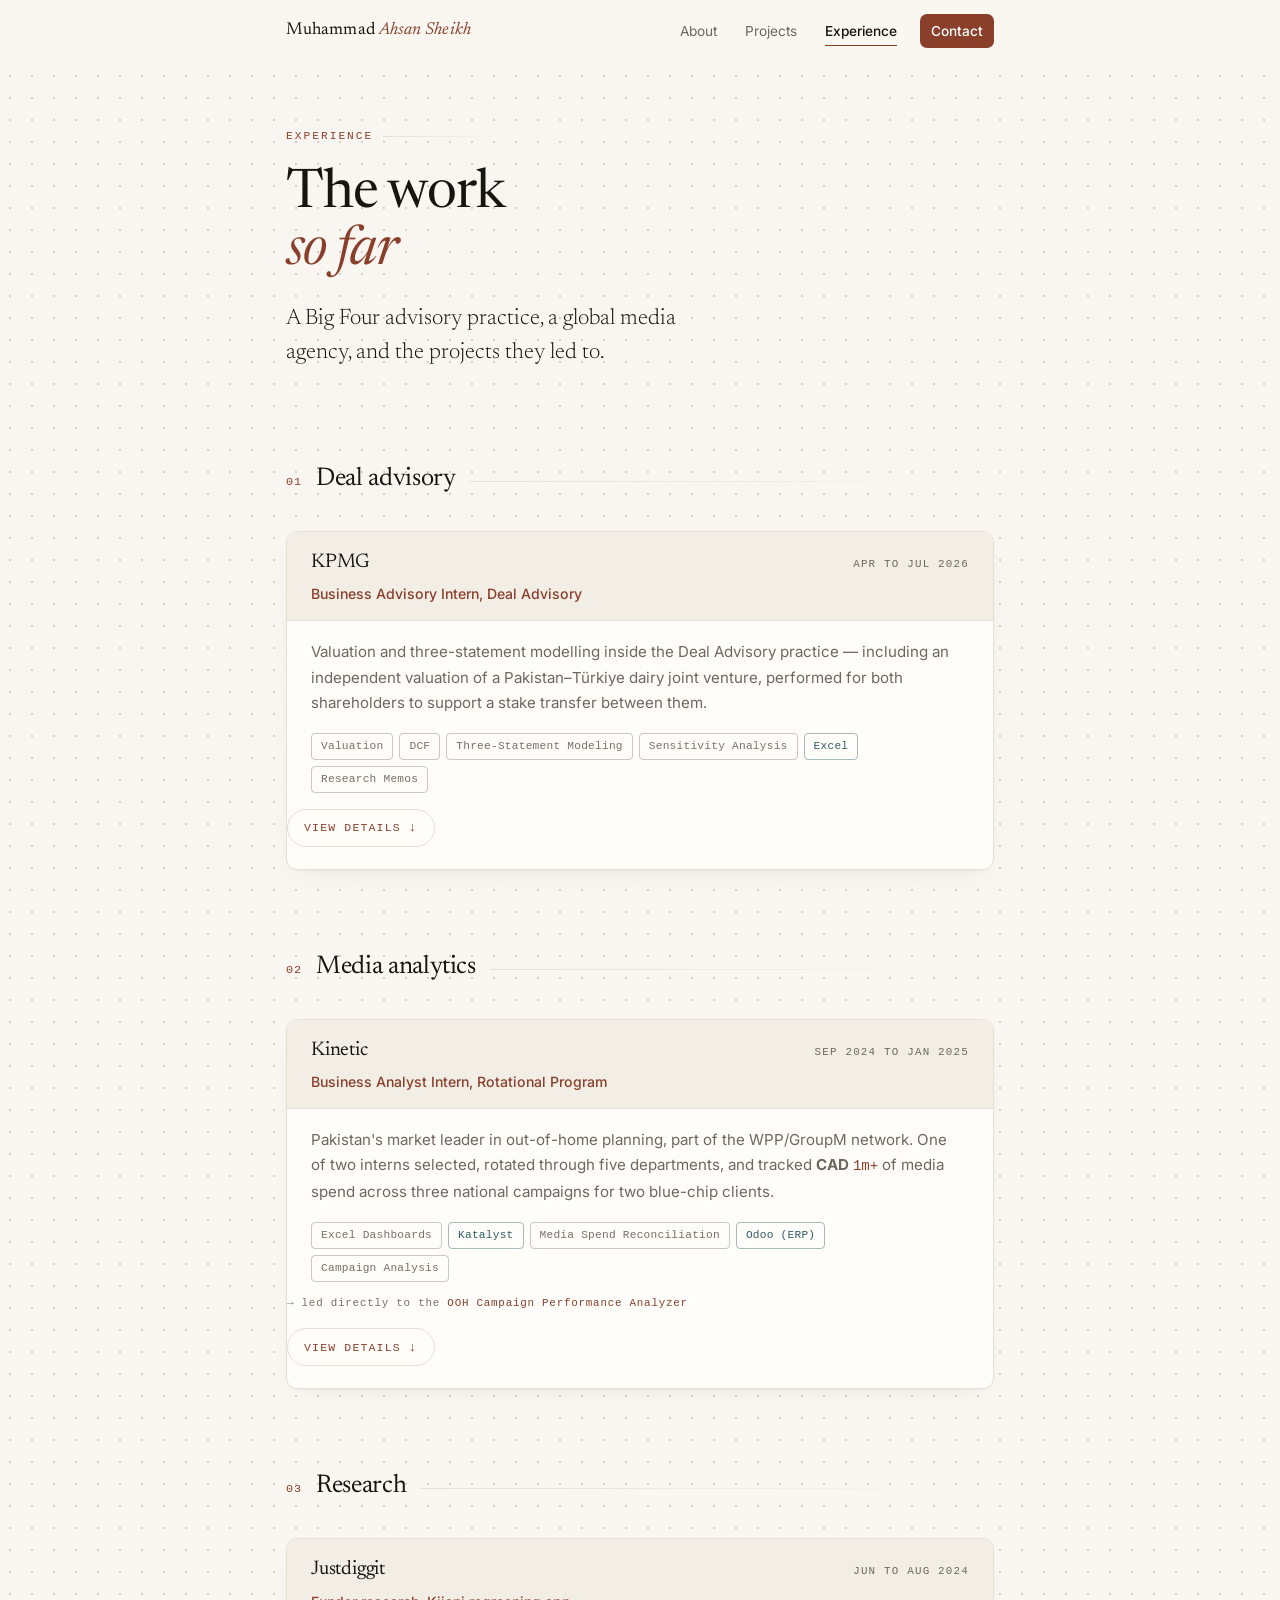
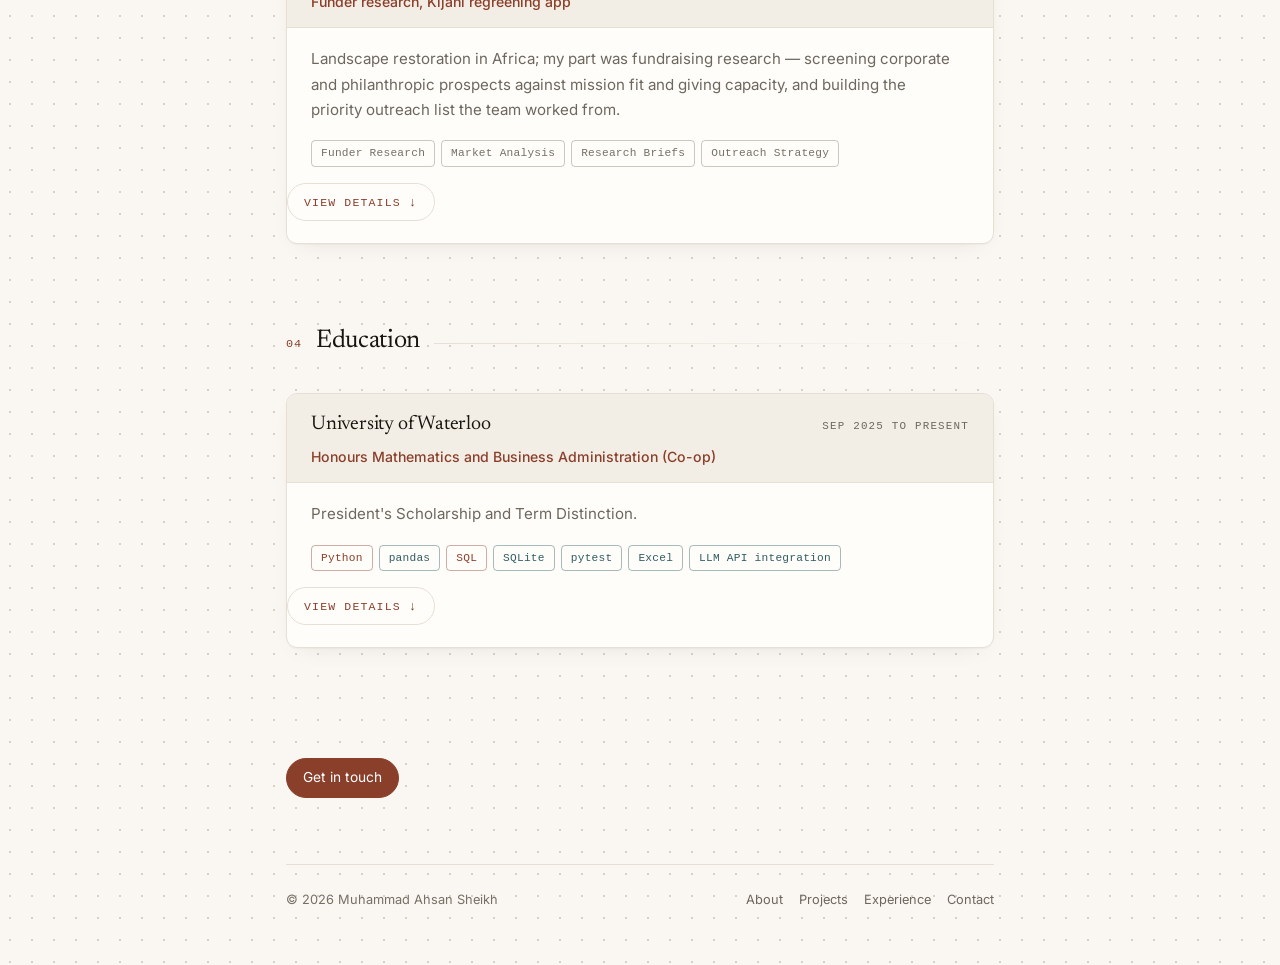
<file: experience.html>
<!DOCTYPE html>
<html lang="en">
<head>
<meta charset="utf-8">
<meta name="viewport" content="width=device-width, initial-scale=1, viewport-fit=cover">
<title>Experience — Muhammad Ahsan Sheikh</title>
<meta name="description" content="Deal advisory at KPMG, Mathematics and Business Administration at Waterloo, and a rotational program at Kinetic (WPP/GroupM).">
<meta name="theme-color" content="#faf7f2" media="(prefers-color-scheme: light)">
<meta name="theme-color" content="#131210" media="(prefers-color-scheme: dark)">
<meta property="og:title" content="Experience — Muhammad Ahsan Sheikh">
<meta property="og:description" content="Deal advisory at KPMG, Mathematics and Business Administration at Waterloo, and a rotational program at a WPP/GroupM media agency.">
<meta name="twitter:card" content="summary_large_image">
<meta property="og:url" content="https://muhammadahsan-30.github.io/experience.html">
<meta property="og:image" content="https://muhammadahsan-30.github.io/assets/share-card.jpg">
<meta property="og:image:width" content="1200">
<meta property="og:image:height" content="630">
<meta property="og:image:alt" content="Muhammad Ahsan Sheikh — Mathematics and Business Administration, University of Waterloo">
<meta name="twitter:image" content="https://muhammadahsan-30.github.io/assets/share-card.jpg">
<link rel="icon" href="data:image/svg+xml,<svg xmlns='http://www.w3.org/2000/svg' viewBox='0 0 100 100'><rect width='100' height='100' rx='18' fill='%238a3f2b'/><text y='71' x='50' text-anchor='middle' font-size='62' font-family='Georgia,serif' fill='%23faf7f2'>M</text></svg>">
<link rel="preconnect" href="https://fonts.googleapis.com">
<link rel="preconnect" href="https://fonts.gstatic.com" crossorigin>
<link href="https://fonts.googleapis.com/css2?family=Newsreader:ital,opsz,wght@0,6..72,300;0,6..72,400;0,6..72,500;1,6..72,300;1,6..72,400&family=Inter:wght@400;500;600&display=swap" rel="stylesheet">
<link rel="stylesheet" href="assets/style.css">
</head>
<body>
<a class="skip" href="#main">Skip to content</a>

<div class="topbar" id="topbar">
  <div class="wrap-wide">
    <a class="mark" href="index.html">Muhammad <em>Ahsan Sheikh</em></a>
    <nav class="topnav">
      <a href="index.html">About</a>
      <a href="projects.html">Projects</a>
      <a class="on" href="experience.html" aria-current="page">Experience</a>
      <a class="cta" href="contact.html">Contact</a>
    </nav>
  </div>
</div>

<main class="wrap" id="main">

  <div class="pagehead">
    <p class="eyebrow">Experience</p>
    <h1>The work<br><em>so far</em></h1>
    <p class="lede">A Big Four advisory practice, a global media agency, and the projects they
      led to.</p>
  </div>

  <!-- ===== KPMG ===== -->
  <section class="rv">
    <div class="shead"><span class="snum">01</span><h2>Deal advisory</h2><span class="rule"></span></div>
    <div class="job">
      <div class="job-top">
        <div>
          <h3>KPMG</h3>
          <p class="role">Business Advisory Intern, Deal Advisory</p>
        </div>
        <span class="when">Apr to Jul 2026</span>
      </div>
      <p class="detail">Valuation and three-statement modelling inside the Deal Advisory
        practice — including an independent valuation of a Pakistan&ndash;Türkiye dairy joint
        venture, performed for both shareholders to support a stake transfer between them.</p>
      <div class="stack"><span class="t-viz">Valuation</span><span class="t-viz">DCF</span><span class="t-viz">Three-Statement Modeling</span><span class="t-viz">Sensitivity Analysis</span><span class="t-data">Excel</span><span class="t-viz">Research Memos</span></div>
      <div class="disc on">
        <button class="disc-t" type="button" aria-expanded="true" aria-controls="d-kpmg">View details ↓</button>
        <div class="disc-p" id="d-kpmg" role="region" aria-label="KPMG details">
          <div class="disc-in">
            <ul>
              <li><b>Training.</b> Built two feasibility models end to end: a <b class="num">10-year</b> coffee shop DCF at a <b><span class="num hi">16.38%</span> WACC</b>, stress-tested at <b class="num">±5%</b> on revenue and cost across best, base and worst cases; and a <b><span class="num">12-year</span>, four-city</b> restaurant rollout with independent escalators for revenue, cost, capex and salaries.</li>
              <li>Contributed to an <b>independent valuation of <span class="key">Nishat Sutas Dairy Limited</span></b>, a joint venture carrying sustained operating losses. I built Excel models to estimate fair value and inform negotiation.</li>
              <li>Supported senior advisors with <b>financial reporting and analysis</b> across engagements spanning energy, infrastructure and dairy, down to the underlying journal entries</li>
              <li>Wrote research memos and client-ready presentations from the financial analysis</li>
            </ul>
      <div class="facts">
        <p class="fhead">Nishat Sutas Dairy: public context</p>
        <dl>
          <div class="f">
            <dt>The venture</dt>
            <dd>Formed <span class="num">2018</span><small>Joint venture between Nishat Mills Limited (PSX: NML) and Sütaş Süt Ürünleri A.Ş. of Türkiye, in milk processing and marketing.</small></dd>
          </div>
          <div class="f">
            <dt>Capital deployed by one partner</dt>
            <dd>PKR <span class="num">3.9</span> billion<small>Roughly CAD <span class="num">19.5M</span> at current rates. Nishat Mills had deployed PKR <span class="num">3.9bn</span> as of June <span class="num">2025</span>, against an approved investment of up to PKR <span class="num">5bn</span>.</small></dd>
          </div>
          <div class="f">
            <dt>Stake at issue</dt>
            <dd><span class="num">49.10%</span><small>Nishat Mills' full holding in the venture's paid-up share capital.</small></dd>
          </div>
          <div class="f">
            <dt>Outcome announced</dt>
            <dd>August <span class="num">2026</span><small>Board approved divestment of the entire stake to Sütaş at PKR <span class="num">5</span> per share, taking the Turkish partner to full control. Subject to a shareholder vote.</small></dd>
          </div>
        </dl>
        <p class="note">
          Context from public filings and press reporting, published after my internship ended.
          My contribution was to the valuation work, not to the announced transaction terms.
          Sources: <a href="https://propakistani.pk/2026/08/19/nishat-mills-exits-dairy-business-with-turkish-partner/" target="_blank" rel="noopener">ProPakistani</a>,
          <a href="https://mettisglobal.news/Nishat-Mills-to-divest-entire-stake-in-Nishat-Sutas-Dairy-62787" target="_blank" rel="noopener">Mettis Global</a>,
          <a href="https://profit.pakistantoday.com.pk/2025/11/27/nishat-mills-plans-solar-expansion-yarn-capacity-boost-and-up-to-rs5bn-investment-in-dairy-unit" target="_blank" rel="noopener">Profit</a>.
        </p>
      </div>
          </div>
        </div>
      </div>
    </div>
  </section>

  <!-- ===== Kinetic ===== -->
  <section class="rv">
    <div class="shead"><span class="snum">02</span><h2>Media analytics</h2><span class="rule"></span></div>
    <div class="job">
      <div class="job-top">
        <div>
          <h3>Kinetic</h3>
          <p class="role">Business Analyst Intern, Rotational Program</p>
        </div>
        <span class="when">Sep 2024 to Jan 2025</span>
      </div>
      <p class="detail">Pakistan's market leader in out-of-home planning, part of the WPP/GroupM
        network. One of two interns selected, rotated through five departments, and tracked
        <b>CAD <span class="num hi">1m+</span></b> of media spend across three national campaigns
        for two blue-chip clients.</p>
      <div class="stack"><span class="t-viz">Excel Dashboards</span><span class="t-data">Katalyst</span><span class="t-viz">Media Spend Reconciliation</span><span class="t-data">Odoo (ERP)</span><span class="t-viz">Campaign Analysis</span></div>
      <p class="ledto">→ led directly to the <a href="ooh.html">OOH Campaign Performance Analyzer</a></p>
      <div class="disc on">
        <button class="disc-t" type="button" aria-expanded="true" aria-controls="d-kin">View details ↓</button>
        <div class="disc-p" id="d-kin" role="region" aria-label="Kinetic details">
          <div class="disc-in">
            <ul>
              <li><b>Client servicing and planning.</b> Worked incoming client briefs, then planned against them in <b class="key">Katalyst</b>, Kinetic's proprietary and industry-first platform, across an inventory of <b><span class="num hi">12,000+</span> outdoor sites</b> with competitor data attached — and saw how agency teams build and hold the relationships those briefs come from.</li>
              <li><b>Execution and finance.</b> Coordinated supply side and vendors to get booked plans into market, and assisted with the invoicing, cash-flow tracking and record-keeping behind them in <b class="key">Odoo</b>.</li>
              <li><b>Throughout.</b> Reconciled over <b>CAD <span class="num hi">1m+</span> (PKR <span class="num">200m</span>)</b> in media spend, rebuilding Excel dashboards daily from tracking-team data on reach, impressions and return on ad spend, feeding client pitch and review decks.</li>
            </ul>
            <p class="disc-h">What it led to</p>
            <p>That reconciliation only ever ran at the end of a campaign — weeks after anything
              could be done about an under-delivering site. The problem was structural rather
              than clerical, which is what made it worth building around.
              <a href="ooh.html">Read the case study →</a></p>
          </div>
        </div>
      </div>
    </div>
  </section>

  <!-- ===== Justdiggit ===== -->
  <section class="rv">
    <div class="shead"><span class="snum">03</span><h2>Research</h2><span class="rule"></span></div>
    <div class="job">
      <div class="job-top">
        <div>
          <h3>Justdiggit</h3>
          <p class="role">Funder research, Kijani regreening app</p>
        </div>
        <span class="when">Jun to Aug 2024</span>
      </div>
      <p class="detail">Landscape restoration in Africa; my part was fundraising research —
        screening corporate and philanthropic prospects against mission fit and giving capacity,
        and building the priority outreach list the team worked from.</p>
      <div class="stack"><span class="t-viz">Funder Research</span><span class="t-viz">Market Analysis</span><span class="t-viz">Research Briefs</span><span class="t-viz">Outreach Strategy</span></div>
      <div class="disc on">
        <button class="disc-t" type="button" aria-expanded="true" aria-controls="d-jd">View details ↓</button>
        <div class="disc-p" id="d-jd" role="region" aria-label="Justdiggit details">
          <div class="disc-in">
            <ul>
              <li>Owned funder research for the <b class="key">Kijani regreening app</b>, screening prospects against mission fit and giving capacity</li>
              <li>Built the priority outreach list the team worked from, separating funders who <em>could</em> give from funders who would</li>
              <li>Wrote the research briefs behind that shortlist, turning funder mandates and giving histories into a case for why each prospect would back landscape restoration</li>
            </ul>
          </div>
        </div>
      </div>
    </div>
  </section>

  <!-- ===== education ===== -->
  <section class="rv">
    <div class="shead"><span class="snum">04</span><h2>Education</h2><span class="rule"></span></div>
    <div class="job">
      <div class="job-top">
        <div>
          <h3>University of Waterloo</h3>
          <p class="role">Honours Mathematics and Business Administration (Co-op)</p>
        </div>
        <span class="when">Sep 2025 to present</span>
      </div>
      <p class="detail">President's Scholarship and Term Distinction.</p>
      <div class="stack"><span class="t-lang">Python</span><span class="t-data">pandas</span><span class="t-lang">SQL</span><span class="t-data">SQLite</span><span class="t-data">pytest</span><span class="t-data">Excel</span><span class="t-data">LLM API integration</span></div>
      <div class="disc on">
        <button class="disc-t" type="button" aria-expanded="true" aria-controls="d-uw">View details ↓</button>
        <div class="disc-p" id="d-uw" role="region" aria-label="University of Waterloo details">
          <div class="disc-in">
            <ul>
              <li><b>Awards.</b> President's Scholarship, Term Distinction.</li>
              <li><b>Coursework.</b> Financial and Managerial Accounting, Business Law, Microeconomics, Macroeconomics, Business Entrepreneurship, Interpersonal Communication, Introduction to Computer Science (Python, Racket), Calculus <span class="num">1&ndash;3</span>, Linear Algebra <span class="num">1&ndash;2</span></li>
            </ul>
          </div>
        </div>
      </div>
    </div>
  </section>

  <div class="closing rv">
    <div class="links">
      <a class="btn primary" href="contact.html">Get in touch</a>
    </div>
  </div>

  <footer>
    <span>© <span class="yr">2026</span> Muhammad Ahsan Sheikh</span>
    <nav>
      <a href="index.html">About</a>
      <a href="projects.html">Projects</a>
      <a href="experience.html">Experience</a>
      <a href="contact.html">Contact</a>
    </nav>
  </footer>

</main>
<script src="assets/site.js"></script>
</body>
</html>
</file>
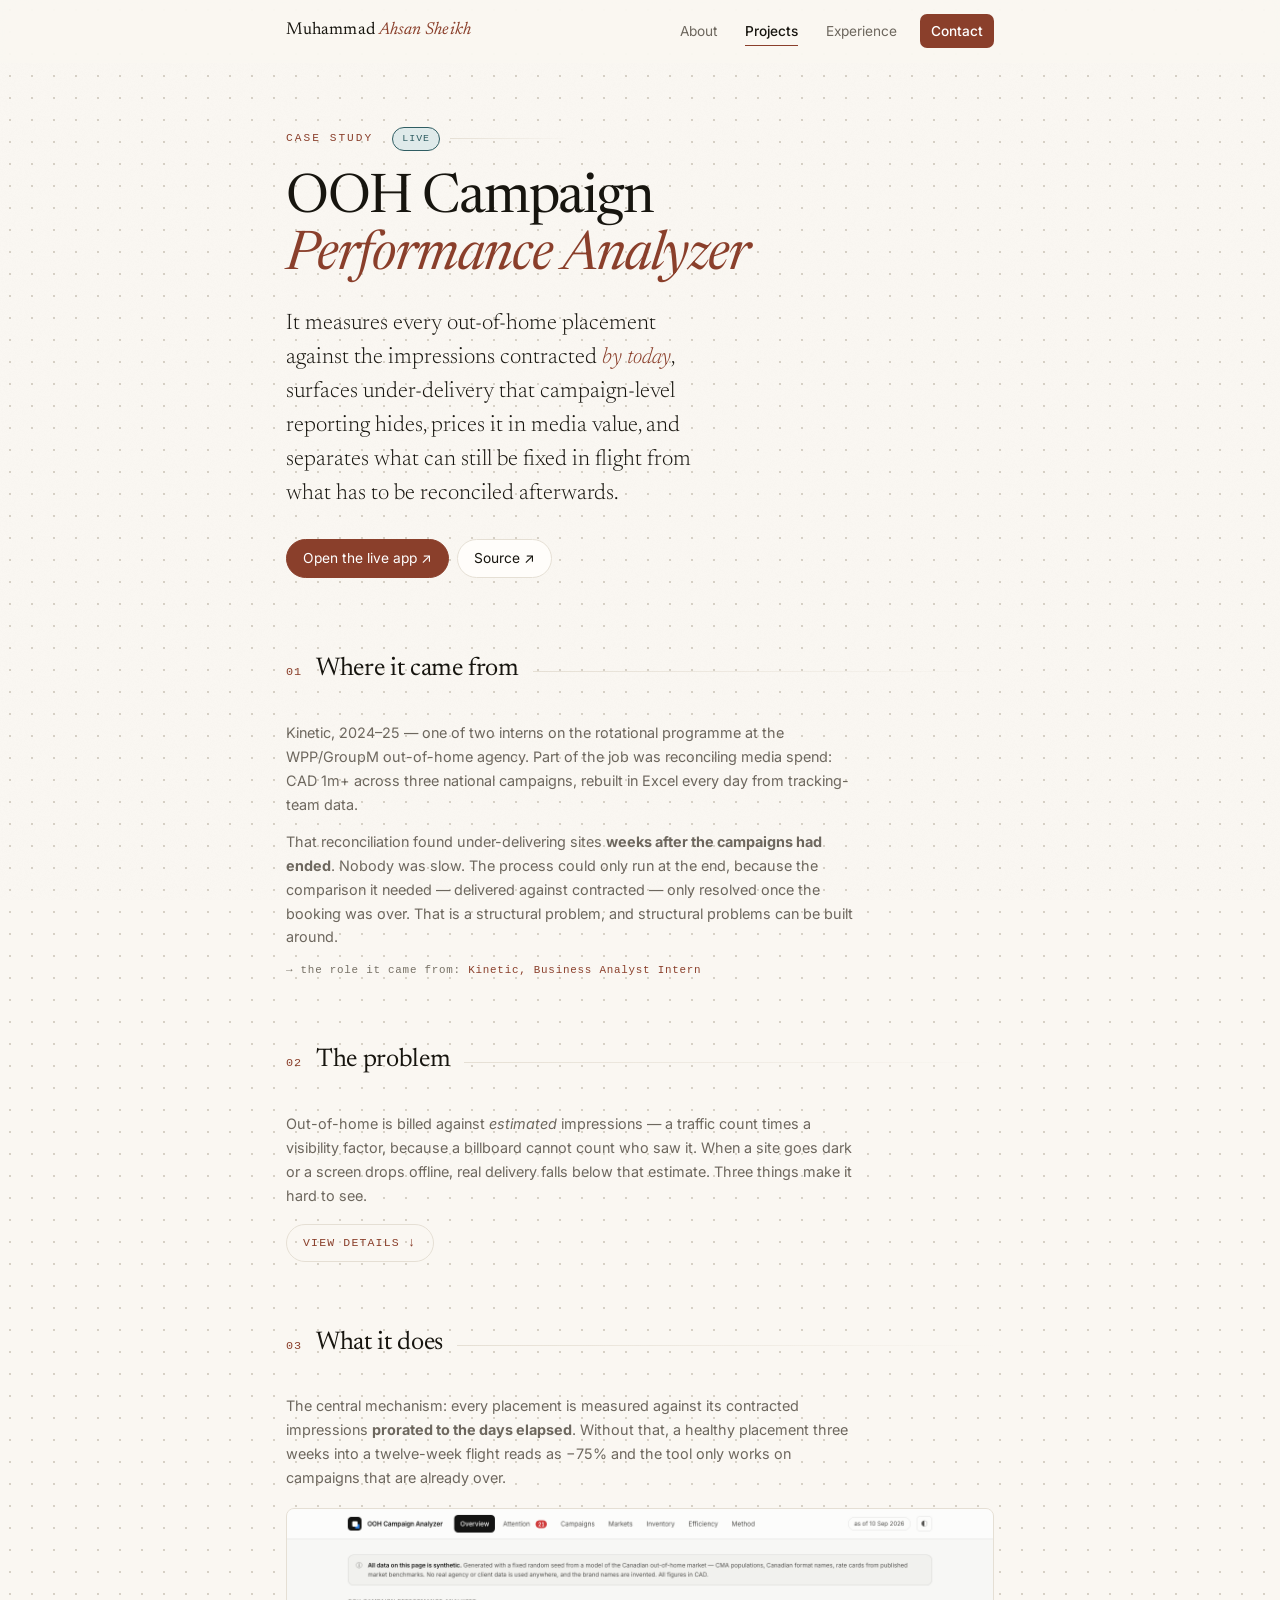
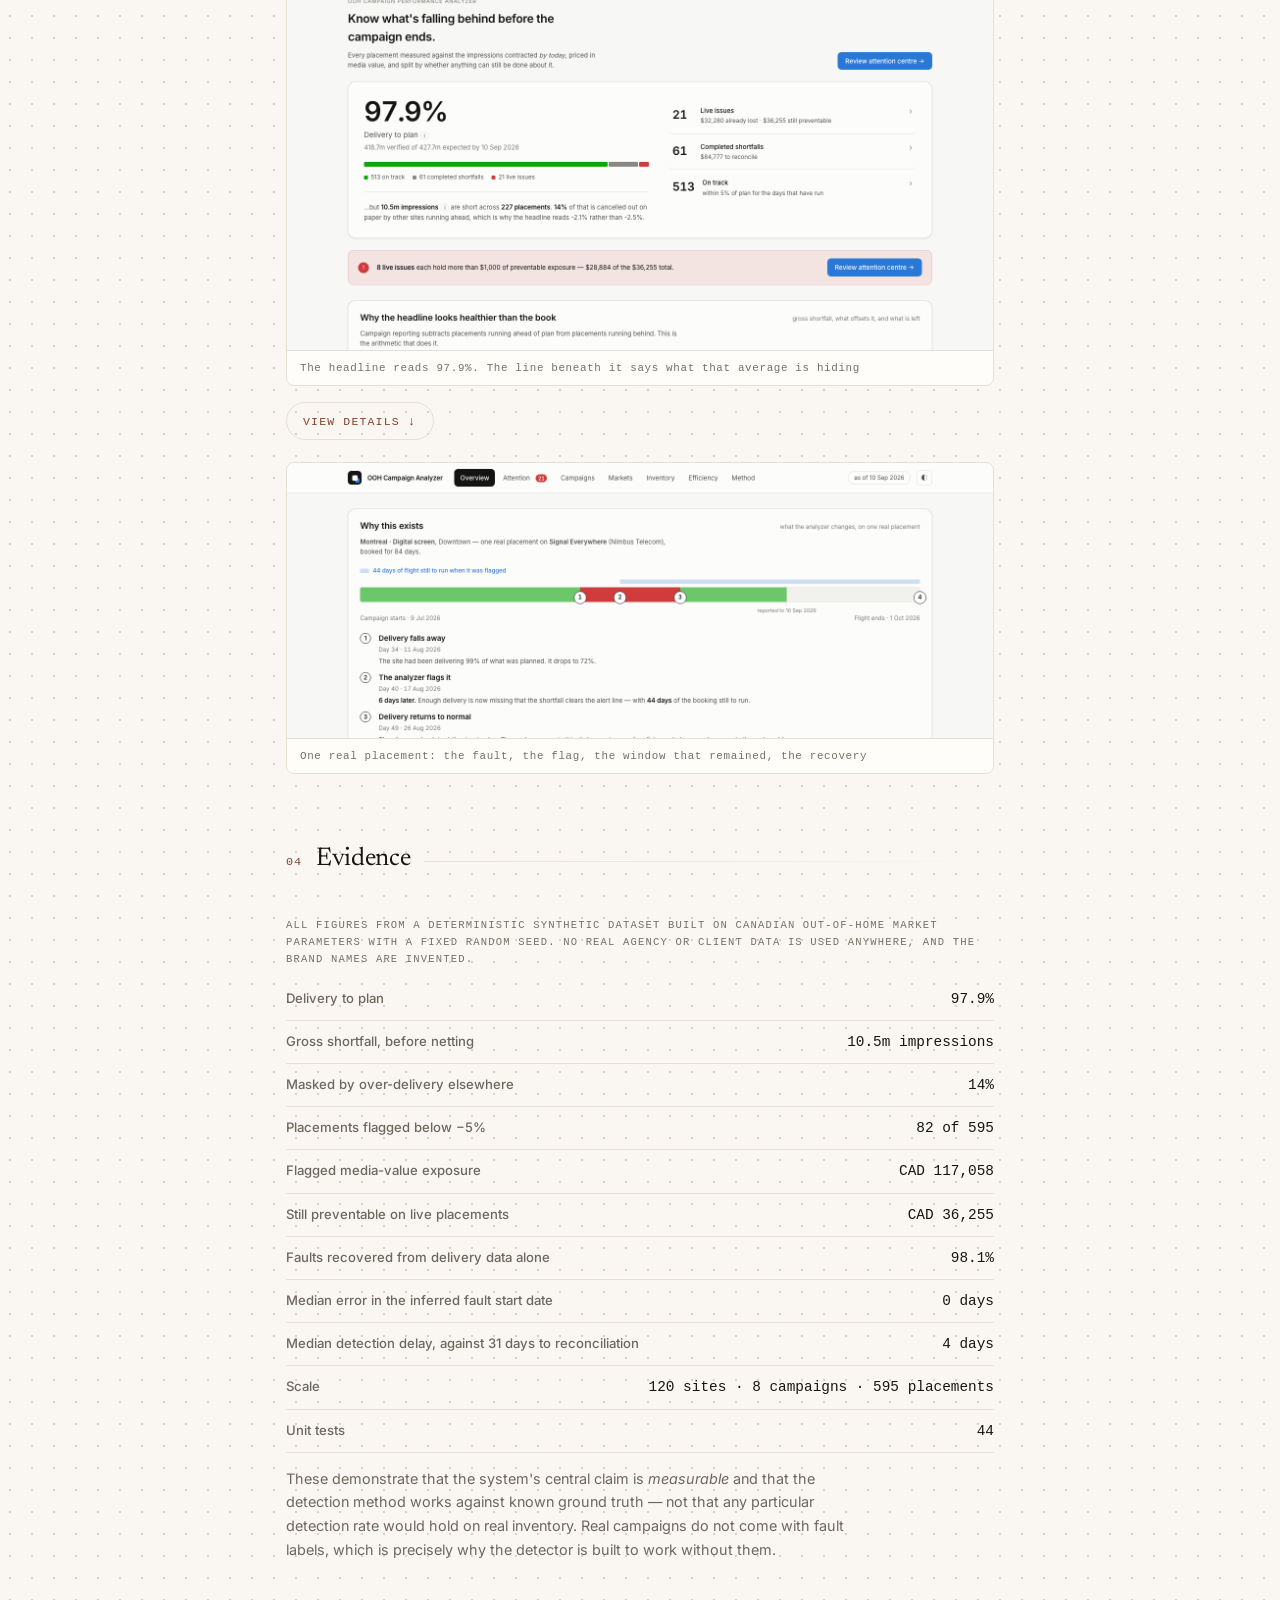
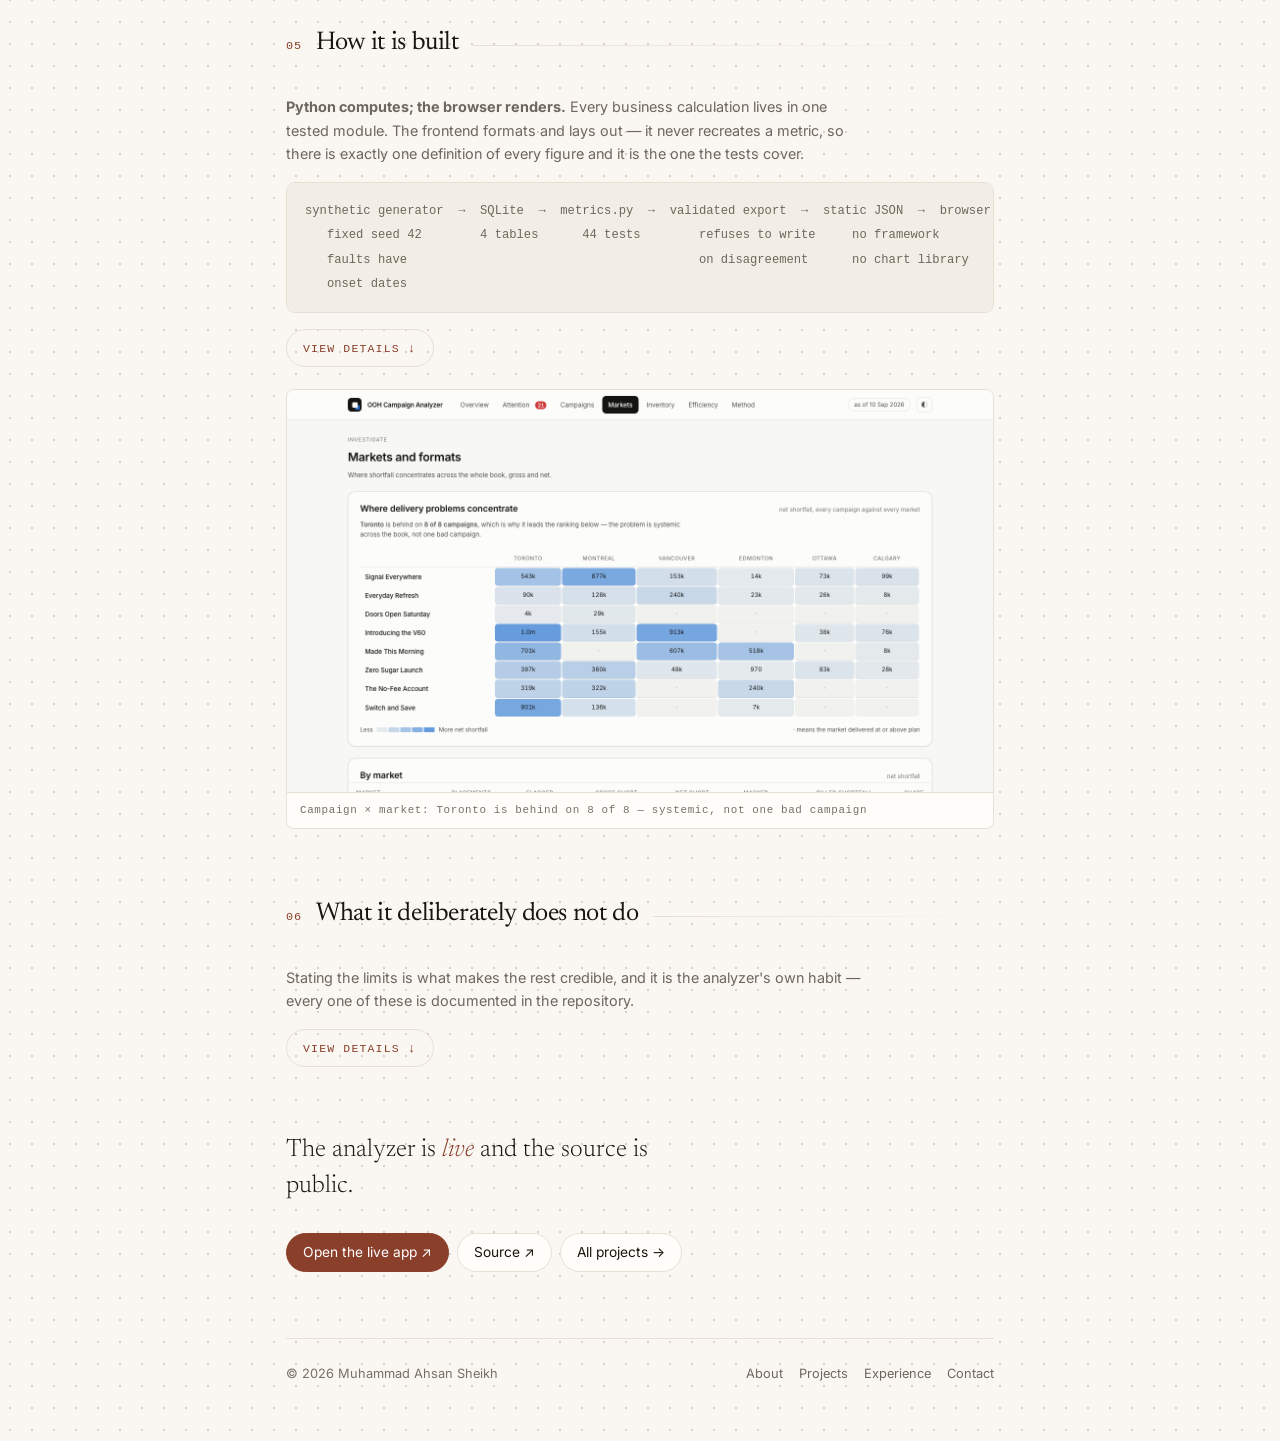
<file: ooh.html>
<!DOCTYPE html>
<html lang="en">
<head>
<meta charset="utf-8">
<meta name="viewport" content="width=device-width, initial-scale=1, viewport-fit=cover">
<title>OOH Campaign Performance Analyzer — Muhammad Ahsan Sheikh</title>
<meta name="description" content="A placement-level out-of-home campaign analyzer: measures delivery against the impressions contracted by today, surfaces under-delivery that campaign reporting hides, and prices it in media value.">
<meta name="author" content="Muhammad Ahsan Sheikh">
<meta name="theme-color" content="#faf7f2" media="(prefers-color-scheme: light)">
<meta name="theme-color" content="#131210" media="(prefers-color-scheme: dark)">
<meta property="og:type" content="website">
<meta property="og:title" content="OOH Campaign Performance Analyzer — Muhammad Ahsan Sheikh">
<meta property="og:description" content="A placement-level out-of-home campaign analyzer: measures delivery against the impressions contracted by today, surfaces under-delivery that campaign reporting hides, and prices it in media value.">
<meta name="twitter:card" content="summary_large_image">
<meta property="og:url" content="https://muhammadahsan-30.github.io/ooh.html">
<meta property="og:image" content="https://muhammadahsan-30.github.io/assets/share-card.jpg">
<meta property="og:image:width" content="1200">
<meta property="og:image:height" content="630">
<meta property="og:image:alt" content="Muhammad Ahsan Sheikh — Mathematics and Business Administration, University of Waterloo">
<meta name="twitter:image" content="https://muhammadahsan-30.github.io/assets/share-card.jpg">
<meta name="twitter:title" content="OOH Campaign Performance Analyzer — Muhammad Ahsan Sheikh">
<meta name="twitter:description" content="A placement-level out-of-home campaign analyzer: measures delivery against the impressions contracted by today, surfaces under-delivery that campaign reporting hides, and prices it in media value.">
<link rel="icon" href="data:image/svg+xml,<svg xmlns='http://www.w3.org/2000/svg' viewBox='0 0 100 100'><rect width='100' height='100' rx='18' fill='%238a3f2b'/><text y='71' x='50' text-anchor='middle' font-size='62' font-family='Georgia,serif' fill='%23faf7f2'>M</text></svg>">
<link rel="preconnect" href="https://fonts.googleapis.com">
<link rel="preconnect" href="https://fonts.gstatic.com" crossorigin>
<link href="https://fonts.googleapis.com/css2?family=Newsreader:ital,opsz,wght@0,6..72,300;0,6..72,400;0,6..72,500;1,6..72,300;1,6..72,400&family=Inter:wght@400;500;600&display=swap" rel="stylesheet">
<link rel="stylesheet" href="assets/style.css">
<script type="application/ld+json">
{
  "@context": "https://schema.org",
  "@type": "Person",
  "name": "Muhammad Ahsan Sheikh",
  "givenName": "Muhammad",
  "familyName": "Sheikh",
  "email": "mailto:m39sheik@uwaterloo.ca",
  "image": "https://muhammadahsan-30.github.io/assets/portrait.jpg",
  "url": "https://muhammadahsan-30.github.io",
  "jobTitle": "Business Advisory Intern",
  "description": "Honours Mathematics and Business Administration student at the University of Waterloo, working across deal advisory, media analytics and AI-built tools.",
  "alumniOf": {
    "@type": "CollegeOrUniversity",
    "name": "University of Waterloo",
    "sameAs": "https://uwaterloo.ca"
  },
  "worksFor": {
    "@type": "Organization",
    "name": "KPMG"
  },
  "knowsAbout": [
    "Financial modeling",
    "Valuation",
    "Deal advisory",
    "Out-of-home media planning",
    "Data analytics",
    "Python",
    "SQL"
  ],
  "address": {
    "@type": "PostalAddress",
    "addressLocality": "Waterloo",
    "addressRegion": "ON",
    "addressCountry": "CA"
  },
  "sameAs": [
    "https://www.linkedin.com/in/muhammad-ahsan-sheikh",
    "https://github.com/muhammadahsan-30"
  ]
}
</script>
</head>
<body>
<a class="skip" href="#main">Skip to content</a>

<div class="topbar" id="topbar">
  <div class="wrap-wide">
    <a class="mark" href="index.html">Muhammad <em>Ahsan Sheikh</em></a>
    <nav class="topnav">
      <a href="index.html">About</a>
      <a class="on" href="projects.html" aria-current="page">Projects</a>
      <a href="experience.html">Experience</a>
      <a class="cta" href="contact.html">Contact</a>
    </nav>
  </div>
</div>

<main class="wrap" id="main">

  <div class="pagehead">
    <p class="eyebrow">Case study<span class="badge live">Live</span></p>
    <h1>OOH Campaign<br><em>Performance Analyzer</em></h1>
    <p class="lede">It measures every out-of-home placement against the impressions contracted
      <em>by today</em>, surfaces under-delivery that campaign-level reporting hides, prices it
      in media value, and separates what can still be fixed in flight from what has to be
      reconciled afterwards.</p>
    <div class="links">
      <a class="btn primary" href="analyzer/index.html">Open the live app ↗</a>
      <a class="btn" href="https://github.com/muhammadahsan-30/ooh-campaign-analyzer" target="_blank" rel="noopener">Source ↗</a>
    </div>
  </div>

  <!-- ===== 01 origin ===== -->
  <section class="rv">
    <div class="shead"><span class="snum">01</span><h2>Where it came from</h2><span class="rule"></span></div>
    <p class="csnote">Kinetic, 2024&ndash;25 — one of two interns on the rotational programme at
      the WPP/GroupM out-of-home agency. Part of the job was reconciling media spend: CAD 1m+
      across three national campaigns, rebuilt in Excel every day from tracking-team data.</p>
    <p class="csnote">That reconciliation found under-delivering sites <b>weeks after the
      campaigns had ended</b>. Nobody was slow. The process could only run at the end, because
      the comparison it needed — delivered against contracted — only resolved once the booking
      was over. That is a structural problem, and structural problems can be built around.</p>
    <p class="ledto">→ the role it came from: <a href="experience.html">Kinetic, Business Analyst Intern</a></p>
  </section>

  <!-- ===== 02 problem ===== -->
  <section class="rv">
    <div class="shead"><span class="snum">02</span><h2>The problem</h2><span class="rule"></span></div>
    <p class="csnote">Out-of-home is billed against <em>estimated</em> impressions — a traffic
      count times a visibility factor, because a billboard cannot count who saw it. When a site
      goes dark or a screen drops offline, real delivery falls below that estimate. Three things
      make it hard to see.</p>
    <div class="disc on">
      <button class="disc-t" type="button" aria-expanded="true" aria-controls="d-prob">View details ↓</button>
      <div class="disc-p" id="d-prob" role="region" aria-label="The problem in detail">
        <div class="disc-in">
          <p class="disc-h">A campaign can look healthy while placements are badly behind</p>
          <p>Campaign reporting aggregates. One number for sixty placements hides the six that
             are failing.</p>
          <p class="disc-h">Over-delivery masks under-delivery</p>
          <p>Campaign variance nets the two against each other. Sites running hot cancel out
             sites running dark <em>on paper</em> — even though over-delivery in Calgary does not
             repair a dark screen in Montreal. The advertiser still did not get what they bought,
             where they bought it.</p>
          <p class="disc-h">Reconciliation happens after the opportunity has passed</p>
          <p>By the time the gap is visible, the flight is over and the money is spent.</p>
        </div>
      </div>
    </div>
  </section>

  <!-- ===== 03 what it does ===== -->
  <section class="rv">
    <div class="shead"><span class="snum">03</span><h2>What it does</h2><span class="rule"></span></div>
    <p class="csnote">The central mechanism: every placement is measured against its contracted
      impressions <b>prorated to the days elapsed</b>. Without that, a healthy placement three
      weeks into a twelve-week flight reads as &minus;75% and the tool only works on campaigns
      that are already over.</p>
    <figure class="shot">
      <picture>
        <source srcset="assets/ooh-overview-dark.png" media="(prefers-color-scheme:dark)">
        <img src="assets/ooh-overview-light.png" width="1440" height="900" loading="lazy"
             alt="The overview: 97.9% delivery to plan, a bar splitting 595 placements by state, and a note that 10.5m impressions are short across 227 placements">
      </picture>
      <figcaption>The headline reads 97.9%. The line beneath it says what that average is hiding</figcaption>
    </figure>
    <div class="disc on">
      <button class="disc-t" type="button" aria-expanded="true" aria-controls="d-does">View details ↓</button>
      <div class="disc-p" id="d-does" role="region" aria-label="Capabilities in detail">
        <div class="disc-in">
          <p class="disc-h">Gross against net shortfall</p>
          <p>The signature finding. Campaign variance nets over-delivery against under-delivery;
             gross shortfall counts only the placements that are behind. On this dataset the book
             reads <b>&minus;2.1%</b> while <b>10.5m impressions</b> are short across <b>227
             placements</b>, with <b>14%</b> of the gap cancelled out on paper. One campaign reads
             &minus;0.1% while 27 of its 70 placements are behind and <b>81%</b> is masked.</p>
          <p class="disc-h">In-flight fault detection</p>
          <p>Delivery faults begin on a day — a site goes dark partway through a flight, and
             sometimes gets repaired. The analyzer finds them from the daily delivery series
             alone: three consecutive days below 90% of planned delivery. It is never shown the
             generator's fault log, which is the only reason the detection figures mean anything.</p>
          <p class="disc-h">Live against completed</p>
          <p>A placement still in the air is a phone call; a closed one is a credit conversation.
             They are ranked by different measures — live issues by the exposure still
             preventable, completed by billed shortfall — and presented as different components.</p>
          <p class="disc-h">Media-value exposure</p>
          <p>The shortfall priced at the rate the client agreed to pay per thousand, split into
             what has already been lost and what would still accrue if nothing changes. The two
             are never added together: one is spent, the other has not happened yet.</p>
        </div>
      </div>
    </div>
    <figure class="shot" style="margin-top:22px">
      <picture>
        <source srcset="assets/ooh-timeline-dark.png" media="(prefers-color-scheme:dark)">
        <img src="assets/ooh-timeline-light.png" width="1440" height="560" loading="lazy"
             alt="A flight timeline for one real placement: delivery falls away on day 34, is flagged on day 40 with 44 days still to run, and returns to normal on day 49">
      </picture>
      <figcaption>One real placement: the fault, the flag, the window that remained, the recovery</figcaption>
    </figure>
  </section>

  <!-- ===== 04 evidence ===== -->
  <section class="rv">
    <div class="shead"><span class="snum">04</span><h2>Evidence</h2><span class="rule"></span></div>
    <div class="evidwrap">
      <table class="evid">
        <caption>All figures from a deterministic synthetic dataset built on Canadian
          out-of-home market parameters with a fixed random seed. No real agency or client data
          is used anywhere, and the brand names are invented.</caption>
        <tbody>
          <tr><th>Delivery to plan</th><td>97.9%</td></tr>
          <tr><th>Gross shortfall, before netting</th><td>10.5m impressions</td></tr>
          <tr><th>Masked by over-delivery elsewhere</th><td>14%</td></tr>
          <tr><th>Placements flagged below &minus;5%</th><td>82 of 595</td></tr>
          <tr><th>Flagged media-value exposure</th><td>CAD 117,058</td></tr>
          <tr><th>Still preventable on live placements</th><td>CAD 36,255</td></tr>
          <tr><th>Faults recovered from delivery data alone</th><td>98.1%</td></tr>
          <tr><th>Median error in the inferred fault start date</th><td>0 days</td></tr>
          <tr><th>Median detection delay, against 31 days to reconciliation</th><td>4 days</td></tr>
          <tr><th>Scale</th><td>120 sites · 8 campaigns · 595 placements</td></tr>
          <tr><th>Unit tests</th><td>44</td></tr>
        </tbody>
      </table>
    </div>
    <p class="csnote">These demonstrate that the system's central claim is <em>measurable</em> and
      that the detection method works against known ground truth — not that any particular
      detection rate would hold on real inventory. Real campaigns do not come with fault labels,
      which is precisely why the detector is built to work without them.</p>
  </section>

  <!-- ===== 05 how it is built ===== -->
  <section class="rv">
    <div class="shead"><span class="snum">05</span><h2>How it is built</h2><span class="rule"></span></div>
    <p class="csnote"><b>Python computes; the browser renders.</b> Every business calculation
      lives in one tested module. The frontend formats and lays out — it never recreates a
      metric, so there is exactly one definition of every figure and it is the one the tests
      cover.</p>
    <div class="pipe">synthetic generator  →  SQLite  →  metrics.py  →  validated export  →  static JSON  →  browser
   fixed seed 42        4 tables      44 tests        refuses to write     no framework
   faults have                                        on disagreement      no chart library
   onset dates</div>
    <div class="disc on">
      <button class="disc-t" type="button" aria-expanded="true" aria-controls="d-built">View details ↓</button>
      <div class="disc-p" id="d-built" role="region" aria-label="Architecture in detail">
        <div class="disc-in">
          <p class="disc-h">The data model</p>
          <p>Four normalised tables with enforced foreign keys — sites, campaigns, placements,
             delivery. A placement joins a campaign to a site over a date window; delivery
             records what it achieved each day, one row per placement per day.</p>
          <p class="disc-h">Validation</p>
          <p>The export refuses to write a payload if its elapsed-day arithmetic disagrees with
             the delivery rows the database holds. Standalone SQL reproduces the spend figure
             independently and agrees with Python <b>to the dollar</b>. 44 unit tests run on
             inputs small enough to check by hand.</p>
          <p class="disc-h">One lesson worth recording</p>
          <p>Gross shortfall is measured over every placement behind by any amount; the exposure
             figure beside it covered only those past the &minus;5% line. Same formula, different
             population, CAD 17,598 apart. Both are now named separately — <em>total negative
             delivery exposure</em> and <em>flagged media-value exposure</em> — and the rule is
             written into the SQL so a future implementation cannot silently diverge.</p>
          <p class="disc-h">Stack</p>
          <div class="stack"><span class="t-lang">Python</span><span class="t-data">pandas</span><span class="t-lang">SQL</span><span class="t-data">SQLite</span><span class="t-data">pytest</span><span class="t-lang">Vanilla JS</span><span class="t-viz">Hand-built SVG</span></div>
        </div>
      </div>
    </div>
    <figure class="shot" style="margin-top:22px">
      <picture>
        <source srcset="assets/ooh-markets-dark.png" media="(prefers-color-scheme:dark)">
        <img src="assets/ooh-markets-light.png" width="1440" height="820" loading="lazy"
             alt="A campaign by market heatmap showing Toronto behind on eight of eight campaigns">
      </picture>
      <figcaption>Campaign × market: Toronto is behind on 8 of 8 — systemic, not one bad campaign</figcaption>
    </figure>
  </section>

  <!-- ===== 06 limits ===== -->
  <section class="rv">
    <div class="shead"><span class="snum">06</span><h2>What it deliberately does not do</h2><span class="rule"></span></div>
    <p class="csnote">Stating the limits is what makes the rest credible, and it is the
      analyzer's own habit — every one of these is documented in the repository.</p>
    <div class="disc on">
      <button class="disc-t" type="button" aria-expanded="true" aria-controls="d-lim">View details ↓</button>
      <div class="disc-p" id="d-lim" role="region" aria-label="Limitations in detail">
        <div class="disc-in">
          <ul>
            <li><b>No forecasting.</b> Preventable exposure extends the current rate across the remaining flight and is labelled modelled. No projection line is drawn on any chart.</li>
            <li><b>No calibrated share-of-loop model</b> for digital faces, so digital and static CPM are never ranked against each other.</li>
            <li><b>No persistent site-quality model.</b> The inventory view therefore reports a null result: 12 sites were flagged twice or more, against 17.2 expected by chance. There is no site-level signal in this data and the view says so.</li>
            <li><b>Reach and frequency are modelled, not measured</b>, on a saturation curve that is a planning convention rather than a measurement.</li>
            <li><b>Fault detection is a stated rule, not a learned model</b> — three consecutive days below 90% of plan. It is explainable out loud, which is the point.</li>
          </ul>
        </div>
      </div>
    </div>
  </section>

  <div class="closing rv">
    <p>The analyzer is <em>live</em> and the source is public.</p>
    <div class="links">
      <a class="btn primary" href="analyzer/index.html">Open the live app ↗</a>
      <a class="btn" href="https://github.com/muhammadahsan-30/ooh-campaign-analyzer" target="_blank" rel="noopener">Source ↗</a>
      <a class="btn" href="projects.html">All projects →</a>
    </div>
  </div>

  <footer>
    <span>© <span class="yr">2026</span> Muhammad Ahsan Sheikh</span>
    <nav>
      <a href="index.html">About</a>
      <a href="projects.html">Projects</a>
      <a href="experience.html">Experience</a>
      <a href="contact.html">Contact</a>
    </nav>
  </footer>

</main>
<script src="assets/site.js"></script>
</body>
</html>
</file>
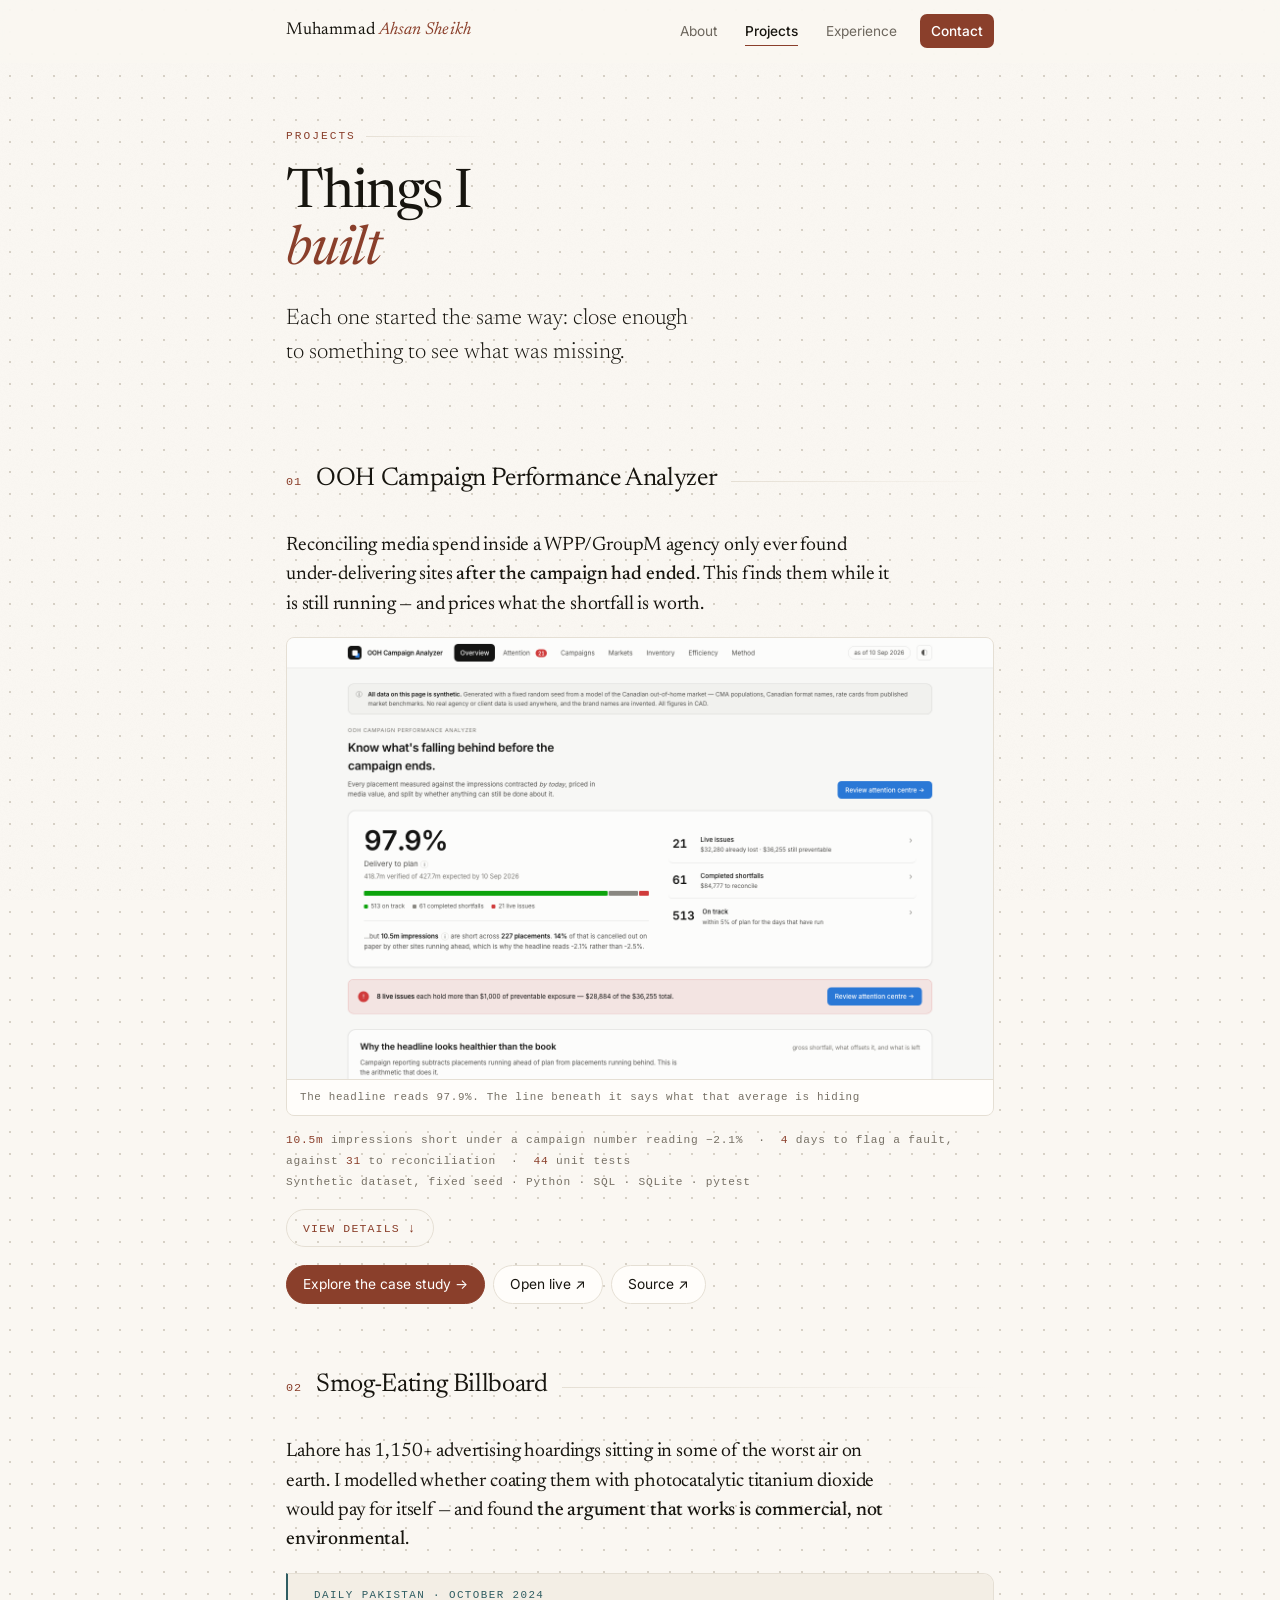
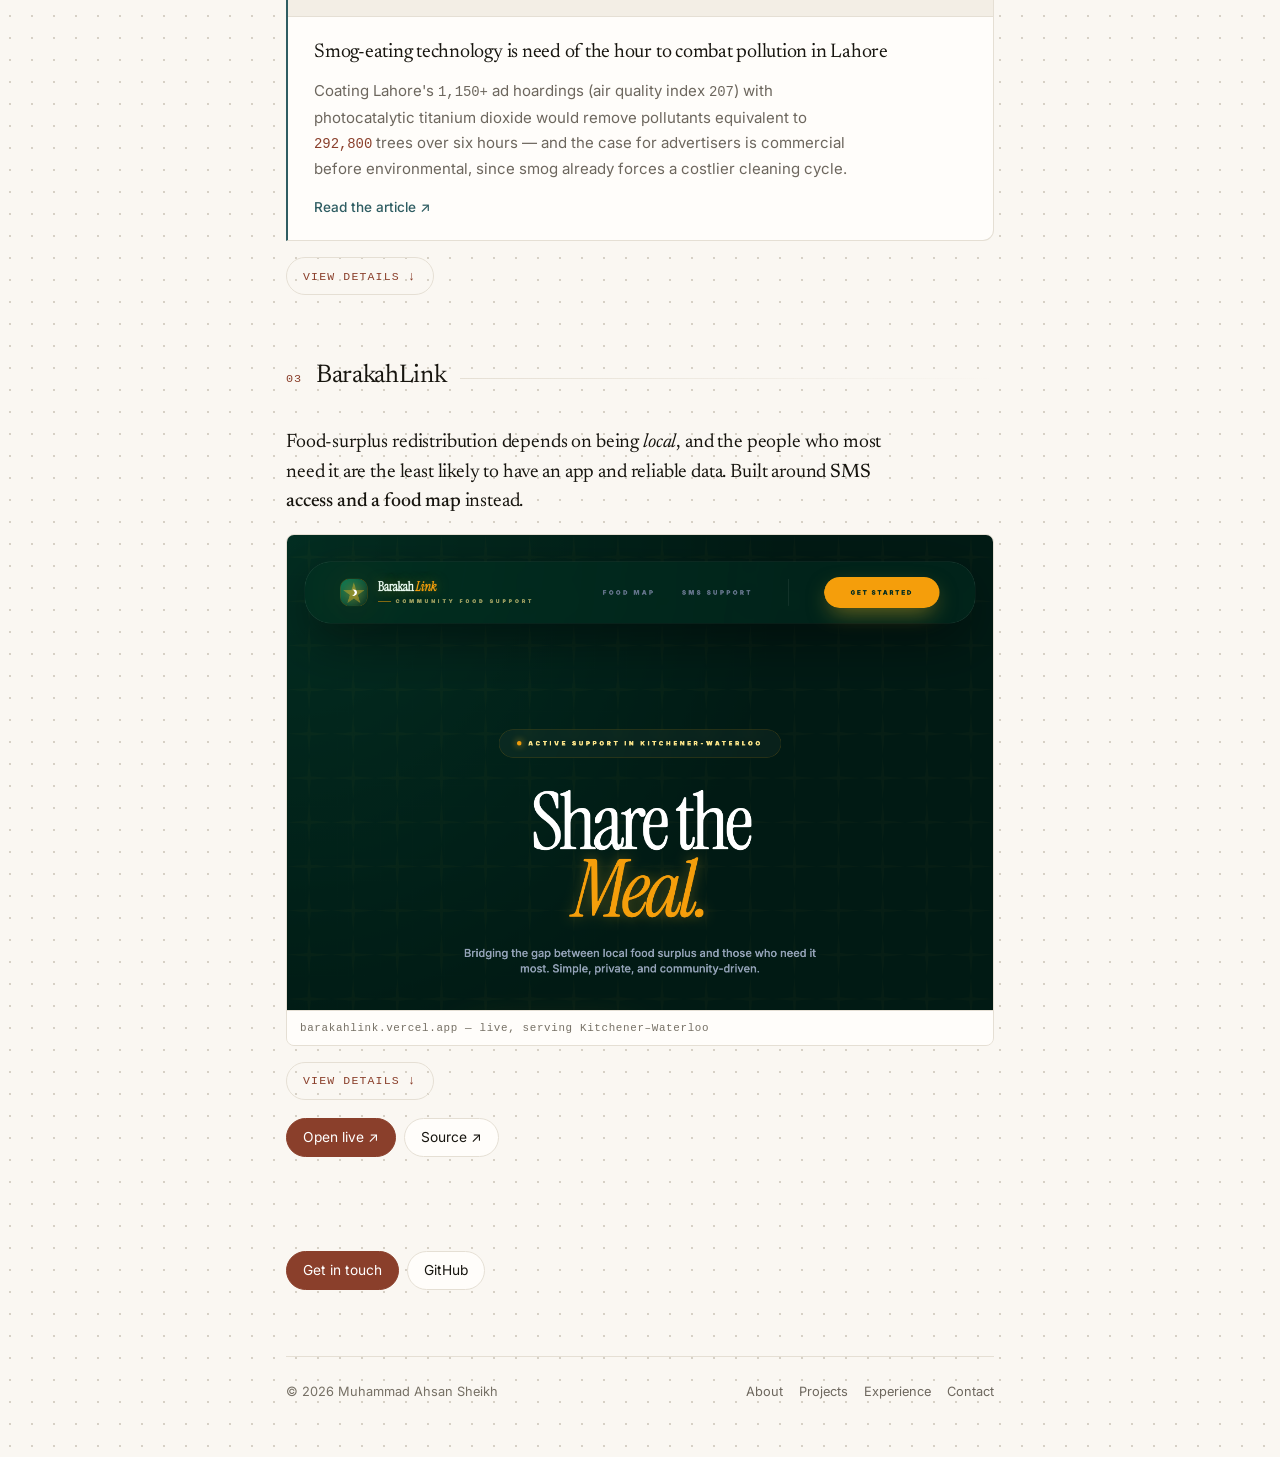
<file: projects.html>
<!DOCTYPE html>
<html lang="en">
<head>
<meta charset="utf-8">
<meta name="viewport" content="width=device-width, initial-scale=1, viewport-fit=cover">
<title>Projects — Muhammad Ahsan Sheikh</title>
<meta name="description" content="An OOH campaign analyzer built from agency experience, a published feasibility study on photocatalytic billboards, and a food-surplus platform designed for low connectivity.">
<meta name="author" content="Muhammad Ahsan Sheikh">
<meta name="theme-color" content="#faf7f2" media="(prefers-color-scheme: light)">
<meta name="theme-color" content="#131210" media="(prefers-color-scheme: dark)">
<meta property="og:type" content="website">
<meta property="og:title" content="Projects — Muhammad Ahsan Sheikh">
<meta property="og:description" content="An OOH campaign analyzer built from agency experience, a published feasibility study on photocatalytic billboards, and a food-surplus platform designed for low connectivity.">
<meta name="twitter:card" content="summary_large_image">
<meta property="og:url" content="https://muhammadahsan-30.github.io/projects.html">
<meta property="og:image" content="https://muhammadahsan-30.github.io/assets/share-card.jpg">
<meta property="og:image:width" content="1200">
<meta property="og:image:height" content="630">
<meta property="og:image:alt" content="Muhammad Ahsan Sheikh — Mathematics and Business Administration, University of Waterloo">
<meta name="twitter:image" content="https://muhammadahsan-30.github.io/assets/share-card.jpg">
<meta name="twitter:title" content="Projects — Muhammad Ahsan Sheikh">
<meta name="twitter:description" content="An OOH campaign analyzer built from agency experience, a published feasibility study on photocatalytic billboards, and a food-surplus platform designed for low connectivity.">
<link rel="icon" href="data:image/svg+xml,<svg xmlns='http://www.w3.org/2000/svg' viewBox='0 0 100 100'><rect width='100' height='100' rx='18' fill='%238a3f2b'/><text y='71' x='50' text-anchor='middle' font-size='62' font-family='Georgia,serif' fill='%23faf7f2'>M</text></svg>">
<link rel="preconnect" href="https://fonts.googleapis.com">
<link rel="preconnect" href="https://fonts.gstatic.com" crossorigin>
<link href="https://fonts.googleapis.com/css2?family=Newsreader:ital,opsz,wght@0,6..72,300;0,6..72,400;0,6..72,500;1,6..72,300;1,6..72,400&family=Inter:wght@400;500;600&display=swap" rel="stylesheet">
<link rel="stylesheet" href="assets/style.css">
<script type="application/ld+json">
{
  "@context": "https://schema.org",
  "@type": "Person",
  "name": "Muhammad Ahsan Sheikh",
  "givenName": "Muhammad",
  "familyName": "Sheikh",
  "email": "mailto:m39sheik@uwaterloo.ca",
  "image": "https://muhammadahsan-30.github.io/assets/portrait.jpg",
  "url": "https://muhammadahsan-30.github.io",
  "jobTitle": "Business Advisory Intern",
  "description": "Honours Mathematics and Business Administration student at the University of Waterloo, working across deal advisory, media analytics and AI-built tools.",
  "alumniOf": {
    "@type": "CollegeOrUniversity",
    "name": "University of Waterloo",
    "sameAs": "https://uwaterloo.ca"
  },
  "worksFor": {
    "@type": "Organization",
    "name": "KPMG"
  },
  "knowsAbout": [
    "Financial modeling",
    "Valuation",
    "Deal advisory",
    "Out-of-home media planning",
    "Data analytics",
    "Python",
    "SQL"
  ],
  "address": {
    "@type": "PostalAddress",
    "addressLocality": "Waterloo",
    "addressRegion": "ON",
    "addressCountry": "CA"
  },
  "sameAs": [
    "https://www.linkedin.com/in/muhammad-ahsan-sheikh",
    "https://github.com/muhammadahsan-30"
  ]
}
</script>
</head>
<body>
<a class="skip" href="#main">Skip to content</a>

<div class="topbar" id="topbar">
  <div class="wrap-wide">
    <a class="mark" href="index.html">Muhammad <em>Ahsan Sheikh</em></a>
    <nav class="topnav">
      <a href="index.html">About</a>
      <a class="on" href="projects.html" aria-current="page">Projects</a>
      <a href="experience.html">Experience</a>
      <a class="cta" href="contact.html">Contact</a>
    </nav>
  </div>
</div>

<main class="wrap" id="main">

  <div class="pagehead">
    <p class="eyebrow">Projects</p>
    <h1>Things I<br><em>built</em></h1>
    <p class="lede">Each one started the same way: close enough to something to see what was
      missing.</p>
  </div>

  <!-- ============ 01 OOH ============ -->
  <section id="ooh" class="rv">
    <div class="shead"><span class="snum">01</span><h2>OOH Campaign Performance Analyzer</h2><span class="rule"></span></div>
    <div class="entry">
      <p class="lede-q">Reconciling media spend inside a WPP/GroupM agency only ever found
        under-delivering sites <b>after the campaign had ended</b>. This finds them while it is
        still running — and prices what the shortfall is worth.</p>
      <a class="shot" href="ooh.html">
        <picture>
          <source srcset="assets/ooh-overview-dark.png" media="(prefers-color-scheme:dark)">
          <img src="assets/ooh-overview-light.png" width="1440" height="900" loading="lazy"
               alt="The analyzer's overview: 97.9% delivery to plan, above a bar splitting 595 placements into on-track, completed shortfalls and live issues">
        </picture>
        <figcaption>The headline reads 97.9%. The line beneath it says what that average is hiding</figcaption>
      </a>
      <p class="proof"><b data-ooh="gross_short">10.5m</b> impressions short under a campaign
        number reading &minus;2.1% &nbsp;·&nbsp; <b data-ooh="detect_days">4</b> days to flag a
        fault, against <b data-ooh="recon_days">31</b> to reconciliation
        &nbsp;·&nbsp; <b>44</b> unit tests<br>
        Synthetic dataset, fixed seed · Python · SQL · SQLite · pytest</p>
      <div class="disc on">
        <button class="disc-t" type="button" aria-expanded="true" aria-controls="d-ooh">View details ↓</button>
        <div class="disc-p" id="d-ooh" role="region" aria-label="OOH Campaign Performance Analyzer details">
          <div class="disc-in">
            <p class="disc-h">Saw</p>
            <p>Five months at Kinetic, the WPP/GroupM out-of-home agency, one of two interns on
               the rotational programme. Part of the job was reconciling CAD 1m+ of media spend
               by hand, rebuilding Excel dashboards daily from tracking-team data.</p>
            <p class="disc-h">Asked</p>
            <p>Why does this only ever run at the end? Because the comparison it needs —
               delivered against contracted — only resolves once the booking is over. That is
               structural, not clerical, and structural problems can be built around.</p>
            <p class="disc-h">Built</p>
            <p>A placement-level analyzer that measures every site against the impressions
               contracted <em>by today</em>, separates what can still be fixed from what has to
               be reconciled, and prices both in media value. Python and SQL do the analysis; the
               browser only renders what the tests already cover.</p>
            <p class="disc-h">Learned</p>
            <p>Campaign averages hide more than they show. The book reads <b>&minus;2.1%</b> while
               <b>10.5m impressions</b> are short across <b>227 placements</b> — 14% of the gap
               cancelled out on paper by other sites running ahead. One campaign reads &minus;0.1%
               while 27 of its 70 placements are behind.</p>
          </div>
        </div>
      </div>
      <div class="links">
        <a class="btn primary" href="ooh.html">Explore the case study →</a>
        <a class="btn" href="analyzer/index.html">Open live ↗</a>
        <a class="btn" href="https://github.com/muhammadahsan-30/ooh-campaign-analyzer" target="_blank" rel="noopener">Source ↗</a>
      </div>
    </div>
  </section>

  <!-- ============ 02 Smog ============ -->
  <section id="smog" class="rv">
    <div class="shead"><span class="snum">02</span><h2>Smog-Eating Billboard</h2><span class="rule"></span></div>
    <div class="entry">
      <p class="lede-q">Lahore has 1,150+ advertising hoardings sitting in some of the worst air
        on earth. I modelled whether coating them with photocatalytic titanium dioxide would pay
        for itself — and found <b>the argument that works is commercial, not environmental</b>.</p>
      <!-- The artifact here is not a mockup. It is a national newspaper running
           the argument, so the publication itself is the card's visual material. -->
      <a class="press artifact" href="https://en.dailypakistan.com.pk/16-Oct-2024/smog-eating-technology-is-need-of-the-hour-to-combat-pollution-in-lahore" target="_blank" rel="noopener">
        <p class="kicker">Daily Pakistan · October 2024</p>
        <h3>Smog-eating technology is need of the hour to combat pollution in Lahore</h3>
        <p>Coating Lahore's <span class="num">1,150+</span> ad hoardings (air quality index
          <span class="num">207</span>) with photocatalytic titanium dioxide would remove
          pollutants equivalent to <span class="num hi">292,800</span> trees over six hours — and
          the case for advertisers is commercial before environmental, since smog already forces
          a costlier cleaning cycle.</p>
        <span class="go">Read the article ↗</span>
      </a>
      <div class="disc on">
        <button class="disc-t" type="button" aria-expanded="true" aria-controls="d-smog">View details ↓</button>
        <div class="disc-p" id="d-smog" role="region" aria-label="Smog-Eating Billboard details">
          <div class="disc-in">
            <p class="disc-h">Saw</p>
            <p>Lahore's air quality index hit <span class="num">207</span> in January
               <span class="num">2024</span>. The city also has over a thousand large advertising
               surfaces sitting in direct sun — the exact condition photocatalytic coatings need.</p>
            <p class="disc-h">Asked</p>
            <p>Would retrofitting them actually move air quality enough to justify the cost, and
               who would have to pay for it?</p>
            <p class="disc-h">Built</p>
            <p>A feasibility model estimating pollutant removal across <b>1,150+ hoardings</b> —
               equivalent to <b>292,800 trees over six hours</b> — plus a supply-side check that
               found the binding constraint: titanium dioxide is not produced in Pakistan.</p>
            <p class="disc-h">Learned</p>
            <p>The environmental argument does not move a media owner. The cleaning-cycle argument
               does: smog discolours conventional billboard skins faster, so the replacement cycle
               already costs more than the coating would. Reframing the case on cost is what made
               it publishable.</p>
            <div class="stack"><span class="t-viz">Feasibility modelling</span><span class="t-viz">Cost-Benefit Analysis</span><span class="t-viz">Technical Writing</span></div>
          </div>
        </div>
      </div>
    </div>
  </section>

  <!-- ============ 03 BarakahLink ============ -->
  <section id="barakah" class="rv">
    <div class="shead"><span class="snum">03</span><h2>BarakahLink</h2><span class="rule"></span></div>
    <div class="entry">
      <p class="lede-q">Food-surplus redistribution depends on being <em>local</em>, and the
        people who most need it are the least likely to have an app and reliable data. Built
        around <b>SMS access and a food map</b> instead.</p>
      <a class="shot" href="https://barakahlink.vercel.app" target="_blank" rel="noopener">
        <img src="assets/barakahlink.png" width="1280" height="860" loading="lazy"
             alt="BarakahLink: a community food-support platform for Kitchener-Waterloo, with a food map and SMS support in the navigation">
        <figcaption>barakahlink.vercel.app — live, serving Kitchener&ndash;Waterloo</figcaption>
      </a>
      <div class="disc on">
        <button class="disc-t" type="button" aria-expanded="true" aria-controls="d-bl">View details ↓</button>
        <div class="disc-p" id="d-bl" role="region" aria-label="BarakahLink details">
          <div class="disc-in">
            <p class="disc-h">Saw</p>
            <p>Local food surplus and local food need rarely find each other, and the platforms
               that try to connect them assume a smartphone and a stable connection.</p>
            <p class="disc-h">Asked</p>
            <p>What does the product look like if connectivity is the binding constraint rather
               than an afterthought?</p>
            <p class="disc-h">Built</p>
            <ul>
              <li><b>SMS-style access</b> through a simulated gateway, so the platform works without an app</li>
              <li><b>Unstructured input handling</b> — <span class="key">Google Gemini</span> turns messy free-text offers into organised listings and need summaries, written to preserve the dignity of the person asking</li>
              <li><b>Hyper-local matching</b> so surplus surfaces to people close enough to actually collect it</li>
            </ul>
            <p class="disc-h">Learned</p>
            <p>Designing for SMS first changed what the product could be, not just how it looked.
               The constraint turned out to be the brief.</p>
            <div class="stack"><span class="t-lang">TypeScript</span><span class="t-data">Google Gemini API</span><span class="t-lang">Python</span><span class="t-viz">Leaflet</span></div>
          </div>
        </div>
      </div>
      <div class="links">
        <a class="btn primary" href="https://barakahlink.vercel.app" target="_blank" rel="noopener">Open live ↗</a>
        <a class="btn" href="https://github.com/muhammadahsan-30/BarakahLink" target="_blank" rel="noopener">Source ↗</a>
      </div>
    </div>
  </section>

  <div class="closing rv">
    <div class="links">
      <a class="btn primary" href="contact.html">Get in touch</a>
      <a class="btn" href="https://github.com/muhammadahsan-30">GitHub</a>
    </div>
  </div>

  <footer>
    <span>© <span class="yr">2026</span> Muhammad Ahsan Sheikh</span>
    <nav>
      <a href="index.html">About</a>
      <a href="projects.html">Projects</a>
      <a href="experience.html">Experience</a>
      <a href="contact.html">Contact</a>
    </nav>
  </footer>

</main>
<script src="analyzer/data.js"></script>
<script src="assets/site.js"></script>
</body>
</html>
</file>
<file: assets/style.css>
/* ============================================================
   Muhammad Ahsan Sheikh — portfolio
   Shared stylesheet
   ============================================================ */

:root{
  --paper:#faf7f2;
  --paper-2:#f3eee5;
  --card:#fffdfa;
  --ink:#17150f;
  --muted:#6d675e;
  --faint:#767065;
  --rule:#e5dfd4;
  --accent:#8a3f2b;        /* sienna */
  --accent-soft:#f0e2db;
  --accent-2:#2f5d62;      /* deep teal */
  --accent-2-soft:#dfeaea;
  /* Dot-grid colour, derived from --rule so it can never drift from the
     hairlines. 1.42:1 against --paper: visible as texture, never as pattern. */
  --dot:color-mix(in srgb,var(--rule) 88%,var(--muted));
  /* Text that sits ON a filled --accent surface. Not a new colour: white in
     light mode, where --accent is dark sienna (7.43:1). In dark mode --accent
     becomes a light salmon and white drops to 2.70:1, so it flips to --paper. */
  --accent-ink:#fff;
  --shadow:0 1px 2px rgba(23,21,15,.04), 0 8px 24px -12px rgba(23,21,15,.10);
  --shadow-lift:0 2px 4px rgba(23,21,15,.05), 0 18px 40px -18px rgba(23,21,15,.20);
  --serif:'Newsreader',Georgia,'Times New Roman',serif;
  --sans:'Inter',-apple-system,BlinkMacSystemFont,'Segoe UI',Helvetica,Arial,sans-serif;
  --mono:ui-monospace,'SF Mono',Menlo,Consolas,monospace;
}
@media (prefers-color-scheme:dark){
  :root{
    --paper:#131210; --paper-2:#191713; --card:#1c1a16;
    --ink:#ece7de; --muted:#a49c91; --faint:#8a8279; --rule:#2b2822;
    --accent:#d98a68; --accent-soft:#33241d;
    --accent-2:#78b4b7; --accent-2-soft:#1d2a2b;
    /* LOWER contrast than light, not higher. A light dot on a near-black
       ground is picked up far more readily than a dark dot on cream, so
       matching the light value's 1.42:1 here reads as noise competing with
       body text. Pulled back to 1.25:1 against --paper. */
    --dot:color-mix(in srgb,var(--rule) 92%,var(--paper));
    /* 6.94:1 on the dark --accent, against 2.70:1 for white. */
    --accent-ink:var(--paper);
    --shadow:0 1px 2px rgba(0,0,0,.3), 0 8px 24px -12px rgba(0,0,0,.6);
    --shadow-lift:0 2px 4px rgba(0,0,0,.35), 0 18px 40px -18px rgba(0,0,0,.8);
  }
}

*,*::before,*::after{box-sizing:border-box}
html{scroll-behavior:smooth;-webkit-text-size-adjust:100%}
@media (prefers-reduced-motion:reduce){html{scroll-behavior:auto}}

body{
  margin:0; color:var(--ink);
  /* Dot grid on the page ground so panels and cards sit ON something rather
     than floating on flat colour. 22px pitch, 1px dot. */
  background-color:var(--paper);
  background-image:radial-gradient(var(--dot) 1px,transparent 1px);
  background-size:22px 22px;
  background-position:-1px -1px;
  font-family:var(--sans); font-size:16.5px; line-height:1.68;
  -webkit-font-smoothing:antialiased; -moz-osx-font-smoothing:grayscale;
  position:relative; overflow-x:hidden;
}
/* paper grain */
body::before{
  content:''; position:fixed; inset:0; pointer-events:none; z-index:1; opacity:.5;
  background-image:url("data:image/svg+xml,%3Csvg xmlns='http://www.w3.org/2000/svg' width='140' height='140'%3E%3Cfilter id='n'%3E%3CfeTurbulence type='fractalNoise' baseFrequency='.85' numOctaves='3'/%3E%3CfeColorMatrix type='saturate' values='0'/%3E%3C/filter%3E%3Crect width='140' height='140' filter='url(%23n)' opacity='.045'/%3E%3C/svg%3E");
}
main,.topbar,footer{position:relative; z-index:2}

a{color:inherit}
::selection{background:var(--accent); color:var(--accent-ink)}
:focus-visible{outline:2px solid var(--accent); outline-offset:3px; border-radius:3px}

.wrap{max-width:760px; margin:0 auto; padding:0 26px}
.wrap-wide{max-width:760px; margin:0 auto; padding:0 26px}

/* ---------------- figures and key terms ----------------
   Every number on the site renders in --mono with tabular figures. This is the
   register the analyzer dashboard uses, and it is what makes a page of prose
   read as measured rather than asserted. .93em because mono sits optically
   larger than Inter at the same px. */
.num{font-family:var(--mono); font-variant-numeric:tabular-nums; font-size:.93em; letter-spacing:-.005em}
/* .hi marks the figure that is the point of its sentence. Two or three per
   paragraph at most, or the emphasis stops meaning anything. */
.num.hi{color:var(--accent); font-weight:500}
/* Colour instead of bold for the term that carries the sentence. Applied to
   the existing <b>, so semantics survive and the weight drops to medium. */
.key{color:var(--accent); font-weight:500}

/* ---------------- stats band ---------------- */
.statband{
  margin:32px 0 0; display:grid; grid-template-columns:repeat(4,1fr);
  background:var(--card); border:1px solid var(--rule); border-radius:10px;
  box-shadow:var(--shadow); overflow:hidden;
}
.stat{padding:18px 18px 16px; border-left:1px solid var(--rule); min-width:0}
.stat:first-child{border-left:none}
.stat .fig{
  display:block; font-family:var(--mono); font-variant-numeric:tabular-nums;
  font-size:clamp(22px,3.4vw,26px); font-weight:500; color:var(--accent);
  letter-spacing:-.03em; line-height:1.08;
}
.stat .lab{
  display:block; margin-top:8px; font-family:var(--mono); font-size:9.5px;
  letter-spacing:.1em; text-transform:uppercase; color:var(--faint); line-height:1.45;
}
@media (max-width:720px){
  .statband{grid-template-columns:1fr 1fr}
  .stat:nth-child(-n+2){border-bottom:1px solid var(--rule)}
  .stat:nth-child(odd){border-left:none}
}

/* ---------------- top bar ---------------- */
.topbar{
  position:sticky; top:0; z-index:60;
  background:color-mix(in srgb,var(--paper) 86%,transparent);
  backdrop-filter:saturate(180%) blur(14px);
  -webkit-backdrop-filter:saturate(180%) blur(14px);
  border-bottom:1px solid transparent; transition:border-color .3s ease;
}
.topbar.stuck{border-bottom-color:var(--rule)}
.topbar .wrap-wide{display:flex; justify-content:space-between; align-items:center; height:62px; gap:16px}
.mark{font-family:var(--serif); font-size:1.08rem; text-decoration:none; white-space:nowrap; letter-spacing:.005em}
.mark em{font-style:italic; color:var(--accent)}
.topnav{display:flex; gap:6px; align-items:center}
.topnav a{
  position:relative; color:var(--muted); text-decoration:none; font-size:.855rem;
  padding:6px 11px; border-radius:7px; transition:color .18s, background .18s;
}
.topnav a::after{
  content:''; position:absolute; left:11px; right:11px; bottom:2px; height:1.5px;
  background:var(--accent); transform:scaleX(0); transform-origin:left;
  transition:transform .26s cubic-bezier(.4,0,.2,1);
}
.topnav a:hover{color:var(--ink)}
.topnav a:hover::after{transform:scaleX(1)}
.topnav a.on{color:var(--ink); font-weight:500}
.topnav a.on::after{transform:scaleX(1)}
.topnav a.cta{
  background:var(--accent); color:var(--accent-ink); font-weight:500; margin-left:6px;
}
.topnav a.cta::after{display:none}
.topnav a.cta:hover{opacity:.88; color:var(--accent-ink)}
@media (max-width:640px){
  .topbar .wrap-wide{height:56px}
  .mark{font-size:.98rem}
  .topnav a{padding:6px 8px; font-size:.8rem}
  .topnav a.cta{padding:6px 12px}
}
/* Below ~430px the wordmark and four nav items cannot both fit, and what fell
   off the right edge was the Contact button — the one thing on the bar with a
   job to do. The wordmark goes instead: "About" is the same destination, so
   nothing becomes unreachable. */
@media (max-width:430px){
  .mark{display:none}
  .topbar .wrap-wide{justify-content:flex-end; padding:0 16px}
  .topnav a{padding:6px 7px; font-size:.78rem}
  .topnav a.cta{padding:6px 11px; margin-left:3px}
}

/* ---------------- page head ---------------- */
.pagehead{padding:64px 0 10px}
.eyebrow{
  font-family:var(--mono); font-size:.7rem; letter-spacing:.18em; text-transform:uppercase;
  color:var(--accent); margin:0 0 20px; font-weight:500;
  display:flex; align-items:center; gap:10px;
}
.eyebrow::after{content:''; height:1px; flex:1; background:linear-gradient(90deg,var(--rule),transparent); max-width:120px}
/* Availability reuses .badge rather than inventing a treatment. It sits in the
   eyebrow because it is the first thing a co-op recruiter looks for, and the
   eyebrow is the first line on the page. --accent on --accent-soft is 5.88:1
   light, 5.52:1 dark. */
.eyebrow .avail{margin-left:0; vertical-align:baseline; flex:none}
@media (max-width:430px){
  .eyebrow{flex-wrap:wrap; gap:8px}
  .eyebrow::after{display:none}
}

h1{
  font-family:var(--serif); font-weight:400;
  font-size:clamp(2.4rem,6.8vw,3.4rem); line-height:1.05;
  letter-spacing:-.022em; margin:0 0 22px;
}
h1 em{font-style:italic; color:var(--accent)}
.lede{
  font-family:var(--serif); font-size:clamp(1.16rem,2.9vw,1.4rem);
  line-height:1.52; font-weight:300; margin:0 0 18px; max-width:34ch; color:var(--ink);
}
.lede em{font-style:italic; color:var(--accent)}
p.body{color:var(--muted); margin:0 0 15px; max-width:60ch; font-size:1rem}
p.body strong{color:var(--ink); font-weight:500}

/* ---------------- buttons ---------------- */
.links{display:flex; flex-wrap:wrap; gap:8px; margin-top:28px}
.btn{
  font-size:.86rem; text-decoration:none; color:var(--ink);
  border:1px solid var(--rule); border-radius:100px; padding:7px 16px;
  background:var(--card); transition:all .2s cubic-bezier(.4,0,.2,1); white-space:nowrap;
  display:inline-flex; align-items:center; gap:7px;
}
.btn:hover{border-color:var(--accent); color:var(--accent); transform:translateY(-2px); box-shadow:var(--shadow)}
.btn.primary{background:var(--accent); border-color:var(--accent); color:var(--accent-ink)}
.btn.primary:hover{color:var(--accent-ink); opacity:.9}
.btn svg{width:13px; height:13px; opacity:.65}

/* ---------------- section heads ---------------- */
section{padding:60px 0 0}
.shead{display:flex; align-items:baseline; gap:14px; margin-bottom:30px}
.snum{font-family:var(--mono); font-size:.74rem; color:var(--accent); flex:none; letter-spacing:.08em; padding-top:4px}
h2{font-family:var(--serif); font-weight:400; font-size:1.6rem; letter-spacing:-.014em; margin:0; flex:none}
.shead .rule{flex:1; height:1px; background:linear-gradient(90deg,var(--rule),transparent); transform:translateY(-3px)}
/* h2 is flex:none so the trailing rule fills the row. On a narrow screen that
   makes a long heading ("OOH Campaign Performance Analyzer") push past the
   viewport instead of wrapping, so below 620px it is allowed to shrink and the
   rule steps aside. */
@media (max-width:620px){
  .shead{gap:11px}
  .shead h2{flex:1 1 auto; min-width:0}
  .shead .rule{display:none}
}

/* ---------------- portrait ---------------- */
.portrait-wrap{position:relative; flex:none; width:158px}
.portrait{
  width:158px; height:190px; object-fit:cover; border-radius:5px;
  border:1px solid var(--rule); display:block; background:var(--paper-2);
  filter:saturate(.92) contrast(1.02);
}
.portrait-wrap::after{
  content:''; position:absolute; inset:12px -12px -12px 12px; border:1px solid var(--accent);
  border-radius:5px; z-index:-1; opacity:.4;
}
.portrait-ph{
  width:158px; height:190px; border-radius:5px; border:1px dashed var(--rule);
  display:flex; align-items:center; justify-content:center; text-align:center;
  color:var(--muted); font-size:.72rem; padding:14px; background:var(--paper-2); line-height:1.5;
}
.hero-flex{display:flex; gap:38px; align-items:flex-start}
@media (max-width:640px){
  .hero-flex{flex-direction:column-reverse; gap:26px}
  .portrait-wrap,.portrait,.portrait-ph{width:118px}
  .portrait,.portrait-ph{height:142px}
}

/* ---------------- status list ---------------- */
.status{margin:52px 0 0; border-top:1px solid var(--rule)}
.status dl{margin:0; display:grid; grid-template-columns:112px 1fr}
/* Fixed-width label column in the small-caps register: mono, 10px, tracked
   out, --faint. Quiet enough that the row reads as content-with-a-label
   rather than a two-column table. 4.60:1 on --paper. */
.status dt{
  font-family:var(--mono); font-size:10px; letter-spacing:.1em; text-transform:uppercase;
  color:var(--faint); padding:19px 14px 19px 0; border-bottom:1px solid var(--rule);
  font-weight:500; line-height:1.5;
}
.status dd{margin:0; padding:16px 0; border-bottom:1px solid var(--rule); font-size:.95rem}
.status dd span{color:var(--muted)}
.status dd b{font-weight:500}
/* Dates live at the end of the row, not in the label column. The column stays
   one kind of thing -- a label -- and the date is still there to read.
   --faint on --paper is 4.60:1.

   The markup carries a real space before this element as well as the margin
   here. The margin alone separated it on screen but left the text content as
   "practice.Apr-Jul 2026", which is what you get when you copy the row or
   listen to it. Spacing you can only see is not spacing. */
.stamp{
  font-family:var(--mono); font-size:.71rem; color:var(--faint);
  letter-spacing:.06em; white-space:nowrap; margin-left:7px;
}
.status dd span.stamp{color:var(--faint)}
@media (max-width:540px){
  .status dl{grid-template-columns:1fr}
  .status dt{padding:16px 0 2px; border-bottom:none}
  .status dd{padding:0 0 16px}
}

/* ---------------- cards ---------------- */
.card{
  background:var(--card); border:1px solid var(--rule); border-radius:11px;
  padding:24px 26px; box-shadow:var(--shadow); transition:all .28s cubic-bezier(.4,0,.2,1);
  position:relative; overflow:hidden;
}
.card::before{
  content:''; position:absolute; left:0; top:0; bottom:0; width:2.5px; z-index:2;
  background:linear-gradient(180deg,var(--accent),var(--accent-2));
  transform:scaleY(0); transform-origin:top; transition:transform .34s cubic-bezier(.4,0,.2,1);
}
.card:hover{transform:translateY(-3px); box-shadow:var(--shadow-lift); border-color:color-mix(in srgb,var(--accent) 30%,var(--rule))}
.card:hover::before{transform:scaleY(1)}
.card + .card{margin-top:16px}

/* Header strip. Bleeds to the card edge with negative margins so the card
   reads as a framed panel with a label, not a block of text in whitespace.
   The mono label on the right is the existing .meta. */
.card-top{
  display:flex; justify-content:space-between; align-items:baseline; gap:14px; flex-wrap:wrap;
  margin:-24px -26px 19px; padding:13px 26px;
  background:var(--paper-2); border-bottom:1px solid var(--rule);
}
.card h3{font-family:var(--serif); font-weight:400; font-size:1.3rem; margin:0; letter-spacing:-.012em}
.card h3 a{
  text-decoration:none;
  background-image:linear-gradient(var(--accent),var(--accent));
  background-size:0% 1.5px; background-repeat:no-repeat; background-position:0 100%;
  transition:background-size .3s ease,color .18s;
}
.card h3 a:hover{background-size:100% 1.5px; color:var(--accent)}
/* --muted, not --faint: .meta moved onto the --paper-2 header strip, where
   --faint is 4.25:1 in light mode and fails AA. */
.meta{
  font-family:var(--mono); font-size:.68rem; color:var(--muted); white-space:nowrap;
  letter-spacing:.11em; text-transform:uppercase; font-variant-numeric:tabular-nums;
}
.card .sub{color:var(--muted); font-size:.96rem; margin:11px 0 14px; max-width:62ch}
.card ul{margin:0; padding-left:0; list-style:none}
.card li{font-size:.925rem; margin-bottom:8px; padding-left:19px; position:relative; color:var(--ink)}
.card li::before{content:''; position:absolute; left:1px; top:.72em; width:9px; height:1px; background:var(--accent); opacity:.65}

/* badges */
.badge{
  font-family:var(--mono); font-size:.62rem; text-transform:uppercase; letter-spacing:.1em;
  border-radius:100px; padding:2.5px 9px; margin-left:9px; vertical-align:2.5px;
  font-weight:500; white-space:nowrap; border:1px solid;
}
.badge.build{color:var(--accent); border-color:var(--accent); background:var(--accent-soft)}
.badge.live{color:var(--accent-2); border-color:var(--accent-2); background:var(--accent-2-soft)}
.badge.pub{color:var(--accent-2); border-color:var(--accent-2); background:var(--accent-2-soft)}

/* ---------------- categorised pill tags ----------------
   Outlined, not filled, and colour-coded so a stack row is scannable by kind
   rather than being one undifferentiated grey block:
     .t-lang  --accent    languages
     .t-data  --accent-2  data stores, libraries, platforms
     .t-viz   --faint     visualisation, and the neutral default
   Borders are the category colour at partial alpha; text is the full value, so
   every pill clears AA on --card and on --paper (4.84:1 worst case). */
.stack{display:flex; flex-wrap:wrap; gap:6px; margin-top:18px}
.stack span{
  font-family:var(--mono); font-size:.7rem; letter-spacing:.02em; white-space:nowrap;
  border:1px solid; border-radius:4px; padding:3px 9px; background:transparent;
  color:var(--faint); border-color:color-mix(in srgb,var(--faint) 38%,transparent);
}
.stack span.t-lang{color:var(--accent); border-color:color-mix(in srgb,var(--accent) 42%,transparent)}
.stack span.t-data{color:var(--accent-2); border-color:color-mix(in srgb,var(--accent-2) 42%,transparent)}
.stack span.t-viz{color:var(--faint); border-color:color-mix(in srgb,var(--faint) 38%,transparent)}

/* ---------------- principles grid ---------------- */
.grid-3{display:grid; grid-template-columns:repeat(3,1fr); gap:14px}
@media (max-width:700px){.grid-3{grid-template-columns:1fr}}
.tile{
  background:var(--card); border:1px solid var(--rule); border-radius:11px; padding:0;
  transition:all .28s cubic-bezier(.4,0,.2,1); overflow:hidden;
}
.tile:hover{transform:translateY(-3px); box-shadow:var(--shadow-lift); border-color:color-mix(in srgb,var(--accent) 28%,var(--rule))}
/* Same header-strip treatment as .card: the numeral becomes a label, not a
   floating superscript. No text-transform — the roman numerals are written
   lowercase on purpose. */
.tile .n{
  display:block; margin:0; padding:10px 20px;
  background:var(--paper-2); border-bottom:1px solid var(--rule);
  font-family:var(--mono); font-size:.7rem; color:var(--accent); letter-spacing:.13em;
}
.tile h4{font-family:var(--serif); font-weight:400; font-size:1.09rem; margin:18px 20px 8px; letter-spacing:-.008em}
.tile p{margin:0 20px 20px; font-size:.895rem; color:var(--muted); line-height:1.6}

/* ---------------- experience panels ----------------
   Framed rather than divided by hairlines. These blocks carry the densest
   figures on the site and were the hardest thing to scan as open rows. */
.job{
  padding:0; background:var(--card); border:1px solid var(--rule); border-radius:11px;
  box-shadow:var(--shadow); margin-bottom:16px; overflow:hidden;
}
.job-top{
  display:grid; grid-template-columns:1fr auto; gap:6px 18px; align-items:baseline;
  padding:14px 24px; background:var(--paper-2); border-bottom:1px solid var(--rule);
}
.job h3{font-family:var(--serif); font-weight:400; font-size:1.24rem; margin:0; letter-spacing:-.01em}
.job .role{color:var(--accent); font-size:.88rem; margin:3px 0 0; font-weight:500}
.job .when{
  font-family:var(--mono); font-size:.68rem; color:var(--muted); white-space:nowrap;
  text-align:right; letter-spacing:.11em; text-transform:uppercase;
  font-variant-numeric:tabular-nums;
}
.job .detail{font-size:.945rem; color:var(--muted); margin:18px 24px 0; max-width:64ch}
.job ul{margin:17px 24px 0; padding-left:0; list-style:none}
.job li{font-size:.925rem; margin-bottom:8px; padding-left:19px; position:relative}
.job li::before{content:''; position:absolute; left:1px; top:.72em; width:9px; height:1px; background:var(--accent); opacity:.65}
.job .stack{margin:18px 24px 0}
.job .facts{margin:20px 24px 0}
.job > :last-child{margin-bottom:22px}
@media (max-width:540px){
  .job-top{grid-template-columns:1fr; padding:13px 18px}
  .job .when{text-align:left}
  .job .detail,.job ul,.job .stack,.job .facts{margin-left:18px; margin-right:18px}
}

/* ---------------- definition rows ---------------- */
.drows{border-top:1px solid var(--rule); margin:0}
.drow{display:grid; grid-template-columns:158px 1fr; border-bottom:1px solid var(--rule)}
.drow dt{font-size:.79rem; color:var(--accent); padding:15px 14px 15px 0; font-weight:500; letter-spacing:.02em}
.drow dt a{
  text-decoration:none; background-image:linear-gradient(var(--accent),var(--accent));
  background-size:0% 1px; background-repeat:no-repeat; background-position:0 100%;
  transition:background-size .28s ease;
}
.drow dt a:hover{background-size:100% 1px}
.drow dd{margin:0; padding:15px 0; font-size:.925rem; color:var(--ink)}
.drow dd .badge{margin-left:6px}
@media (max-width:540px){
  .drow{grid-template-columns:1fr}
  .drow dt{padding:15px 0 1px}
  .drow dd{padding:0 0 15px}
}
/* .lbl — the same small-caps label column as .status, for rows where the dt is
   genuinely a label rather than a title. Not applied to the Selected work rows
   on the home page: those dt are project names carrying links and badges. */
.drows.lbl .drow{grid-template-columns:186px 1fr}
.drows.lbl dt{
  font-family:var(--mono); font-size:10px; letter-spacing:.1em; text-transform:uppercase;
  color:var(--faint); font-weight:500; line-height:1.5; padding:17px 16px 17px 0;
}
.drows.lbl dd{padding:16px 0}
@media (max-width:540px){
  .drows.lbl .drow{grid-template-columns:1fr}
  .drows.lbl dt{padding:15px 0 3px}
  .drows.lbl dd{padding:0 0 15px}
}

/* ---------------- callout ---------------- */
.callout{
  border-left:2.5px solid var(--accent); background:var(--paper-2);
  padding:18px 22px; border-radius:0 9px 9px 0; margin:26px 0;
}
.callout p{margin:0; font-family:var(--serif); font-size:1.06rem; font-weight:300; line-height:1.55; color:var(--ink)}
/* --muted for the same reason as .facts dt: --paper-2 ground. */
.callout cite{display:block; margin-top:9px; font-style:normal; font-size:.78rem; color:var(--muted); font-family:var(--sans)}

/* ---------------- closing ---------------- */
.closing{padding:66px 0 26px}
.closing p{font-family:var(--serif); font-size:clamp(1.2rem,3.2vw,1.55rem); line-height:1.45; font-weight:300; margin:0 0 24px; max-width:28ch}
.closing p em{font-style:italic; color:var(--accent)}

footer{
  border-top:1px solid var(--rule); margin-top:40px; padding:24px 0 56px;
  display:flex; justify-content:space-between; gap:14px; flex-wrap:wrap;
  font-size:.8rem; color:var(--faint);
}
footer a{color:var(--muted); text-decoration:none; transition:color .18s}
footer a:hover{color:var(--accent)}
footer nav{display:flex; gap:16px; flex-wrap:wrap}

/* ---------------- live screenshot ---------------- */
.shot{
  margin:18px 0 4px; border:1px solid var(--rule); border-radius:8px; overflow:hidden;
  background:var(--paper-2); position:relative; display:block; line-height:0;
  text-decoration:none;
}
figure.shot{margin-left:0; margin-right:0}
figure.shot img{transition:none}
.shot img{width:100%; height:auto; display:block; transition:transform .5s cubic-bezier(.4,0,.2,1)}
.shot:hover img{transform:scale(1.015)}
.shot figcaption{
  font-family:var(--mono); font-size:.68rem; color:var(--faint); letter-spacing:.06em;
  padding:9px 13px; border-top:1px solid var(--rule); background:var(--card); line-height:1.5;
}

/* ---------------- deal context panel ---------------- */
.facts{
  margin:20px 0 4px; border:1px solid var(--rule); border-radius:10px;
  background:var(--paper-2); overflow:hidden;
}
.facts .fhead{
  font-family:var(--mono); font-size:.66rem; letter-spacing:.13em; text-transform:uppercase;
  color:var(--accent); padding:12px 18px; border-bottom:1px solid var(--rule); font-weight:500;
  background:var(--card);
}
.facts dl{margin:0; display:grid; grid-template-columns:repeat(2,1fr)}
.facts .f{padding:13px 18px; border-bottom:1px solid var(--rule)}
.facts .f:nth-child(odd){border-right:1px solid var(--rule)}
/* --muted, not --faint: these cells sit on --paper-2, where --faint is only
   4.25:1 in light mode and fails AA. --muted is 4.84:1 on the same ground. */
.facts dt{
  font-family:var(--mono); font-size:.63rem; color:var(--muted); letter-spacing:.1em;
  text-transform:uppercase; margin-bottom:6px; line-height:1.45;
}
.facts dd{margin:0; font-family:var(--serif); font-size:1.06rem; color:var(--ink); line-height:1.3}
.facts dd small{font-family:var(--sans); font-size:.76rem; color:var(--muted); display:block; margin-top:3px; line-height:1.45}
.facts .note{
  padding:12px 18px; font-size:.78rem; color:var(--muted); line-height:1.55; background:var(--card);
}
.facts .note a{color:var(--accent)}
@media (max-width:560px){
  .facts dl{grid-template-columns:1fr}
  .facts .f:nth-child(odd){border-right:none}
}

/* ---------------- published article callout ---------------- */
.press{
  display:block; text-decoration:none; background:var(--card);
  border:1px solid var(--rule); border-left:2.5px solid var(--accent-2);
  border-radius:0 11px 11px 0; padding:0; margin-top:4px; overflow:hidden;
  transition:all .28s cubic-bezier(.4,0,.2,1);
}
.press:hover{transform:translateY(-3px); box-shadow:var(--shadow-lift); border-color:var(--accent-2)}
/* Publication and date become the container's label strip. */
.press .kicker{
  font-family:var(--mono); font-size:.68rem; letter-spacing:.13em; text-transform:uppercase;
  color:var(--accent-2); margin:0; font-weight:500;
  padding:12px 26px; background:var(--paper-2); border-bottom:1px solid var(--rule);
  /* .press p below sets a 60ch measure for body copy. The label strip is not
     body copy and must span the full card, so it opts out. */
  max-width:none;
}
.press h3{font-family:var(--serif); font-weight:400; font-size:1.24rem; margin:19px 26px 9px; letter-spacing:-.012em; color:var(--ink)}
.press p{margin:0 26px; font-size:.94rem; color:var(--muted); max-width:60ch}
.press .go{display:inline-block; margin:14px 26px 22px; font-size:.85rem; color:var(--accent-2); font-weight:500}

/* ---------------- 404 ---------------- */
.nf{padding:110px 0 90px; text-align:left}
.nf .code{font-family:var(--mono); font-size:.8rem; letter-spacing:.16em; color:var(--accent); margin:0 0 18px}

/* ---------------- reveal ---------------- */
.rv{opacity:0; transform:translateY(14px); transition:opacity .65s ease, transform .65s cubic-bezier(.4,0,.2,1)}
.rv.in{opacity:1; transform:none}
@media (prefers-reduced-motion:reduce){.rv{opacity:1;transform:none;transition:none}}

/* ---------------- live embedded preview ---------------- */
.preview{
  display:block; position:relative; margin:18px 0 4px; border:1px solid var(--rule);
  border-radius:8px; overflow:hidden; background:#0d1117; text-decoration:none;
}
/* display:block is load-bearing, not decoration. .frame is a <span>, and width
   and height do not apply to an inline box — the iframe and veil inside are
   both absolutely positioned, so the span had no in-flow content and collapsed
   to one line-height (30px), showing a sliver of the dashboard instead of the
   preview. Same reason .cap needs it to sit as a full-width caption bar. */
.preview .frame{display:block; position:relative; width:100%; height:340px; overflow:hidden}
.preview iframe{
  position:absolute; top:0; left:0; width:1440px; height:1020px;
  border:0; transform:scale(.47); transform-origin:top left; pointer-events:none;
}
.preview .veil{position:absolute; inset:0; background:transparent; transition:background .25s}
.preview:hover .veil{background:rgba(255,122,69,.10)}
.preview .open{
  position:absolute; right:12px; bottom:12px; z-index:2;
  font-size:.78rem; font-weight:500; color:#0d1117; background:#ff7a45;
  border-radius:100px; padding:6px 14px; opacity:0; transform:translateY(4px);
  transition:opacity .25s, transform .25s;
}
.preview:hover .open{opacity:1; transform:none}
.preview figcaption, .preview .cap{
  display:block;
  font-family:var(--mono); font-size:.68rem; color:var(--faint); letter-spacing:.06em;
  padding:9px 13px; border-top:1px solid var(--rule); background:var(--card); line-height:1.5;
}
@media (max-width:700px){ .preview .frame{height:230px} .preview iframe{transform:scale(.32)} }

/* ---------------- problem / built rows ---------------- */
.drow dd .pb{display:block; margin-bottom:5px}
.drow dd .pb:last-child{margin-bottom:0}
.drow dd .pb b{color:var(--accent); font-weight:500}
.drow dt .badge{margin-left:8px}

/* Second accent has one job: things a reader can go and verify for themselves.
   Live sites, published writing, external sources. Sienna carries everything else. */
a[target="_blank"]:not(.btn):not(.shot):not(.preview):hover{color:var(--accent-2)}
.facts .note a{color:var(--accent-2)}
.press .go{color:var(--accent-2)}

/* ============================================================
   v2 — progressive disclosure, thread, flagship
   Assembled from the existing tokens. No new colour, typeface,
   shadow or motion type is introduced here.
   ============================================================ */

/* ---------------- skip link ---------------- */
.skip{
  position:absolute; left:-9999px; top:10px; z-index:100;
  background:var(--accent); color:var(--accent-ink);
  padding:10px 18px; border-radius:8px; font-size:.9rem; text-decoration:none;
}
.skip:focus{left:26px}

/* ---------------- disclosure ----------------
   grid-template-rows 0fr -> 1fr animates to the content's REAL height. A
   max-height guess either clips long panels or makes short ones crawl from a
   wrong value. Where the browser cannot animate it, the panel simply appears;
   that is a degradation, not a break. */
.disc{margin-top:16px}
.disc-t{
  font-family:var(--mono); font-size:.72rem; letter-spacing:.1em; text-transform:uppercase;
  color:var(--accent); background:none; border:1px solid var(--rule); border-radius:100px;
  padding:9px 16px; cursor:pointer; display:inline-flex; align-items:center; gap:8px;
  min-height:38px; transition:border-color .2s, color .2s, background .2s;
}
.disc-t:hover{border-color:var(--accent); background:var(--accent-soft)}
.disc-t .chev{display:inline-block; transition:transform .2s cubic-bezier(.4,0,.2,1); font-size:.8rem}
.disc-t[aria-expanded="true"] .chev{transform:rotate(180deg)}
.disc-p{display:grid; grid-template-rows:0fr; transition:grid-template-rows .26s cubic-bezier(.4,0,.2,1)}
.disc.on .disc-p{grid-template-rows:1fr}
.disc-p>.disc-in{overflow:hidden; min-height:0}
/* The inner padding lives on a child so it does not fight the 0fr collapse. */
.disc-in>*:first-child{margin-top:20px}
.disc-h{
  font-family:var(--mono); font-size:.66rem; letter-spacing:.13em; text-transform:uppercase;
  color:var(--accent); margin:20px 0 7px; font-weight:500;
}
.disc-in p{font-size:.94rem; color:var(--muted); margin:0 0 4px; max-width:64ch}
.disc-in p b,.disc-in li b{color:var(--ink); font-weight:600}
@media (prefers-reduced-motion:reduce){
  .disc-p{transition:none}
  .disc-t .chev{transition:none}
}

/* ---------------- one thread ----------------
   The positioning claim and its proof, adjacent. Three editorial steps, not a
   diagram: the site's voice is typographic and this keeps it that way. */
.thread{display:grid; grid-template-columns:repeat(3,1fr); gap:0; margin-top:4px}
.tstep{padding:0 22px 0 0; position:relative; display:flex; flex-direction:column}
.tstep + .tstep{padding-left:22px; border-left:1px solid var(--rule)}
.tstep .tn{
  font-family:var(--mono); font-size:.7rem; color:var(--accent); letter-spacing:.08em;
  display:block; margin-bottom:9px;
}
.tstep h3{
  font-family:var(--serif); font-weight:400; font-size:1.08rem; margin:0 0 8px;
  letter-spacing:-.01em; line-height:1.25;
}
.tstep p{font-size:.9rem; color:var(--muted); margin:0 0 12px; line-height:1.6}
.tstep .tt{
  font-family:var(--mono); font-size:.63rem; letter-spacing:.11em; text-transform:uppercase;
  color:var(--faint); margin-top:auto;
}
.tstep .tt a{color:var(--accent); text-decoration:none; border-bottom:1px solid transparent}
.tstep .tt a:hover{border-bottom-color:var(--accent)}
@media (max-width:700px){
  .thread{grid-template-columns:1fr; gap:26px}
  .tstep{padding:0 0 0 20px; border-left:1px solid var(--rule)}
  .tstep + .tstep{padding-left:20px}
}

/* ---------------- flagship ----------------
   Dominance comes from image scale, a figure band and position -- not from
   breaking the 760px measure the rest of the site is set to. */
.flag{
  background:var(--card); border:1px solid var(--rule); border-radius:11px;
  box-shadow:var(--shadow); overflow:hidden; position:relative;
}
.flag::before{
  content:''; position:absolute; left:0; top:0; bottom:0; width:3px; z-index:2;
  background:linear-gradient(180deg,var(--accent),var(--accent-2));
}
.flag .fbody{padding:22px 26px 24px}
.flag h3{font-family:var(--serif); font-weight:400; font-size:1.45rem; margin:0; letter-spacing:-.015em}
.flag .lead{font-size:1rem; color:var(--ink); margin:12px 0 0; line-height:1.65; max-width:60ch}
.flag .lead b{font-weight:600}
.flag .shot{margin:0; border:0; border-bottom:1px solid var(--rule); border-radius:0}

/* Project figures. Visually distinct from the hero .statband so a synthetic
   figure can never be mistaken for a paid-work one. */
.figband{
  display:grid; grid-template-columns:repeat(3,1fr); gap:0;
  margin:20px 0 0; border-top:1px solid var(--rule); border-bottom:1px solid var(--rule);
}
.figband .f{padding:14px 16px 13px; border-left:1px solid var(--rule); min-width:0}
.figband .f:first-child{border-left:0; padding-left:0}
.figband .fv{
  font-family:var(--mono); font-size:1.18rem; color:var(--accent); display:block;
  letter-spacing:-.01em; font-variant-numeric:tabular-nums;
}
.figband .fl{font-size:.76rem; color:var(--muted); display:block; margin-top:5px; line-height:1.45}
.synth{
  font-family:var(--mono); font-size:.63rem; letter-spacing:.11em; text-transform:uppercase;
  color:var(--faint); margin:9px 0 0;
}
@media (max-width:620px){
  .figband{grid-template-columns:1fr}
  .figband .f{border-left:0; border-top:1px solid var(--rule); padding-left:0}
  .figband .f:first-child{border-top:0}
}

/* ---------------- pull quote (the published piece) ---------------- */
.pullq{
  font-family:var(--serif); font-style:italic; font-size:1.12rem; line-height:1.55;
  color:var(--ink); margin:16px 0 14px; padding-left:18px;
  border-left:2px solid var(--accent-2);
}
.masthead{
  font-family:var(--mono); font-size:.66rem; letter-spacing:.13em; text-transform:uppercase;
  color:var(--accent-2); margin:0 0 2px;
}

/* ---------------- how I work ---------------- */
.howrow{border-top:1px solid var(--rule); padding:16px 0 15px}
.howrow:last-child{border-bottom:1px solid var(--rule)}
.howrow .hk{
  font-family:var(--serif); font-size:1.05rem; margin:0 0 7px; font-weight:400;
  letter-spacing:-.01em;
}
.howrow .hv{font-size:.9rem; color:var(--muted); margin:0 0 7px; line-height:1.6}
.howrow .he{font-family:var(--mono); font-size:.68rem; letter-spacing:.07em; color:var(--faint)}
.howrow .he a{color:var(--accent); text-decoration:none; border-bottom:1px solid transparent}
.howrow .he a:hover{border-bottom-color:var(--accent)}

/* ---------------- experience "led to" ---------------- */
.ledto{
  font-family:var(--mono); font-size:.68rem; letter-spacing:.07em; color:var(--faint);
  margin:12px 0 0;
}
.ledto a{color:var(--accent); text-decoration:none; border-bottom:1px solid transparent}
.ledto a:hover{border-bottom-color:var(--accent)}

/* ---------------- case study ---------------- */
.csnote{font-size:.9rem; color:var(--muted); margin:14px 0 0; line-height:1.65; max-width:64ch}
.evid{width:100%; border-collapse:collapse; font-size:.9rem; margin-top:6px}
.evid caption{
  font-family:var(--mono); font-size:.66rem; letter-spacing:.11em; text-transform:uppercase;
  color:var(--faint); text-align:left; padding-bottom:10px; line-height:1.6;
}
.evid th,.evid td{padding:9px 0; border-bottom:1px solid var(--rule); text-align:left; vertical-align:top}
.evid td:last-child{text-align:right; font-family:var(--mono); font-variant-numeric:tabular-nums; white-space:nowrap}
.evid th{font-weight:500; color:var(--muted); font-size:.82rem}
.evidwrap{overflow-x:auto}
.pipe{
  font-family:var(--mono); font-size:.76rem; line-height:2; color:var(--muted);
  background:var(--paper-2); border:1px solid var(--rule); border-radius:9px;
  padding:16px 18px; margin:16px 0 0; overflow-x:auto; white-space:pre;
}

/* ---------------- positioning line ----------------
   The claim the site is organised around. Promoted from body size, where the
   audit found it styled as a caption. */
.posline{
  font-family:var(--serif); font-weight:400; font-size:clamp(1.42rem,3.1vw,1.95rem);
  line-height:1.22; letter-spacing:-.018em; color:var(--ink);
  margin:20px 0 0; max-width:41ch;
}
.posline em{font-style:italic; color:var(--accent)}
.statnote{
  font-family:var(--mono); font-size:.65rem; letter-spacing:.07em; color:var(--faint);
  margin:9px 0 0;
}

/* ---------------- credibility row ----------------
   A variant of .statband where two tiles carry an employer rather than a
   figure. A number without an employer beside it is a trivia question; "CAD
   19.5M" means something once "KPMG, Deal Advisory" sits next to it. */
.stat.who .fig{
  font-family:var(--serif); font-size:clamp(19px,2.8vw,22px); font-weight:400;
  color:var(--ink); letter-spacing:-.015em;
}
.stat.who .lab{color:var(--muted)}

/* ---------------- project entry ----------------
   One system, three scales. The entry is not a card: it is a block of page, so
   the largest one reads as the most important without being labelled. */
.entry{margin-top:4px}
.entry .lede-q{
  font-family:var(--serif); font-size:clamp(1.06rem,2.2vw,1.22rem); line-height:1.5;
  color:var(--ink); margin:0 0 18px; max-width:56ch; letter-spacing:-.008em;
}
.entry .lede-q b{font-weight:500}
.entry .proof{
  font-family:var(--mono); font-size:.7rem; letter-spacing:.07em; color:var(--faint);
  margin:14px 0 0; line-height:1.9;
}
.entry .proof b{color:var(--accent); font-weight:500}
.entry .links{margin-top:18px}

/* The published piece uses the publication itself as its artifact. */
.press.artifact{margin:0 0 4px}
.press.artifact:hover{transform:none; box-shadow:var(--shadow)}

/* ---------------- where I've worked ---------------- */
.wrow{
  display:grid; grid-template-columns:1fr auto; gap:6px 18px; align-items:baseline;
  padding:15px 0; border-top:1px solid var(--rule);
}
.wrow:last-of-type{border-bottom:1px solid var(--rule)}
.wrow .wc{font-family:var(--serif); font-size:1.04rem; letter-spacing:-.01em}
.wrow .ww{font-family:var(--mono); font-size:.68rem; letter-spacing:.08em; color:var(--faint); white-space:nowrap}
.wrow .wd{grid-column:1/-1; font-size:.9rem; color:var(--muted); margin:0; line-height:1.6}
</file>
<file: analyzer/style.css>
/* ===========================================================================
   OOH Campaign Performance Analyzer
   Design system: "Monitor". Graphite chrome, one analytic accent, and a status
   vocabulary that is never used for decoration. Light-first, dark selected
   rather than inverted.

   Every value below comes from a token. If you find yourself typing a raw
   colour or a stray pixel value into a component, add a token instead.
   =========================================================================== */

:root{
  /* --- surfaces: neutral and warm, never pure white --------------------- */
  --bg:#f7f7f5;
  --surface:#fcfcfb;
  --surface-raised:#ffffff;
  --surface-sunken:#f1f1ee;
  --border:rgba(11,11,11,.10);
  --border-strong:#e3e2dc;

  /* --- ink -------------------------------------------------------------- */
  --text:#141413;
  --text-2:#52514e;
  --text-3:#7a7873;

  /* --- accent: interaction and the single analytic series --------------- */
  --accent:#2a78d6;
  --accent-ink:#ffffff;
  --accent-wash:rgba(42,120,214,.10);
  --accent-line:rgba(42,120,214,.28);

  /* --- status: fixed vocabulary, never decorative ----------------------- */
  --ok:#0ca30c;
  --ok-wash:rgba(12,163,12,.10);
  --caution:#fab219;
  --caution-wash:rgba(250,178,25,.14);
  --alert:#d03b3b;
  --alert-wash:rgba(208,59,59,.10);
  --idle:#898781;
  --idle-wash:rgba(137,135,129,.12);

  /* --- chart chrome ----------------------------------------------------- */
  --grid:#e6e5df;
  --axis:#cfcec7;

  /* --- type ------------------------------------------------------------- */
  --sans:'Inter',-apple-system,BlinkMacSystemFont,'Segoe UI',Helvetica,Arial,sans-serif;
  --mono:ui-monospace,'SF Mono',SFMono-Regular,Menlo,Consolas,monospace;
  --fs-hero:56px; --fs-metric-lg:32px; --fs-metric:24px;
  --fs-h2:18px; --fs-h3:15px; --fs-body:14px;
  --fs-sm:13px; --fs-xs:12px; --fs-micro:11px;

  /* --- space, radius, elevation, motion --------------------------------- */
  --sp-1:4px; --sp-2:8px; --sp-3:12px; --sp-4:16px; --sp-5:20px;
  --sp-6:24px; --sp-8:32px; --sp-10:40px; --sp-14:56px;
  --r-chip:6px; --r-ctl:8px; --r-card:12px; --r-panel:16px; --r-pill:999px;
  --e-1:0 1px 2px rgba(11,11,11,.05), 0 0 0 1px rgba(11,11,11,.05);
  --e-2:0 4px 14px -3px rgba(11,11,11,.10), 0 0 0 1px rgba(11,11,11,.06);
  --e-3:0 18px 44px -12px rgba(11,11,11,.22), 0 0 0 1px rgba(11,11,11,.08);
  --t-fast:120ms; --t-base:180ms; --t-slow:240ms;
  --ease:cubic-bezier(.2,.6,.3,1);
  --maxw:1240px;
}

/* Dark is its own design: surfaces and accent are re-chosen for the dark
   ground, not flipped. Declared under both the OS query and the explicit
   toggle so the toggle wins in either direction. */
@media (prefers-color-scheme:dark){
  :root:not([data-theme="light"]){
    --bg:#0d0d0d; --surface:#1a1a19; --surface-raised:#232322; --surface-sunken:#141413;
    --border:rgba(255,255,255,.10); --border-strong:#2e2e2b;
    --text:#f5f5f3; --text-2:#c3c2b7; --text-3:#908e87;
    --accent:#3987e5; --accent-wash:rgba(57,135,229,.16); --accent-line:rgba(57,135,229,.38);
    --ok-wash:rgba(12,163,12,.18); --caution-wash:rgba(250,178,25,.18);
    --alert-wash:rgba(208,59,59,.18); --idle-wash:rgba(137,135,129,.18);
    --grid:#2a2a28; --axis:#3a3a36;
    --e-1:0 1px 2px rgba(0,0,0,.4), 0 0 0 1px rgba(255,255,255,.06);
    --e-2:0 4px 14px -3px rgba(0,0,0,.5), 0 0 0 1px rgba(255,255,255,.07);
    --e-3:0 18px 44px -12px rgba(0,0,0,.6), 0 0 0 1px rgba(255,255,255,.09);
  }
}
:root[data-theme="dark"]{
  --bg:#0d0d0d; --surface:#1a1a19; --surface-raised:#232322; --surface-sunken:#141413;
  --border:rgba(255,255,255,.10); --border-strong:#2e2e2b;
  --text:#f5f5f3; --text-2:#c3c2b7; --text-3:#908e87;
  --accent:#3987e5; --accent-wash:rgba(57,135,229,.16); --accent-line:rgba(57,135,229,.38);
  --ok-wash:rgba(12,163,12,.18); --caution-wash:rgba(250,178,25,.18);
  --alert-wash:rgba(208,59,59,.18); --idle-wash:rgba(137,135,129,.18);
  --grid:#2a2a28; --axis:#3a3a36;
  --e-1:0 1px 2px rgba(0,0,0,.4), 0 0 0 1px rgba(255,255,255,.06);
  --e-2:0 4px 14px -3px rgba(0,0,0,.5), 0 0 0 1px rgba(255,255,255,.07);
  --e-3:0 18px 44px -12px rgba(0,0,0,.6), 0 0 0 1px rgba(255,255,255,.09);
}

*,*::before,*::after{box-sizing:border-box}
html{-webkit-text-size-adjust:100%}
body{
  margin:0; background:var(--bg); color:var(--text);
  font-family:var(--sans); font-size:var(--fs-body); line-height:1.55;
  -webkit-font-smoothing:antialiased; -moz-osx-font-smoothing:grayscale;
}
a{color:var(--accent); text-decoration:none}
a:hover{text-decoration:underline}
h1,h2,h3{margin:0; font-weight:600; letter-spacing:-.01em}
button{font:inherit; color:inherit; cursor:pointer}
:focus-visible{outline:2px solid var(--accent); outline-offset:2px; border-radius:var(--r-chip)}
.sr{position:absolute; width:1px; height:1px; overflow:hidden; clip:rect(0 0 0 0); white-space:nowrap}
.skip{position:absolute; left:-999px; top:var(--sp-2); z-index:60; background:var(--accent);
  color:var(--accent-ink); padding:var(--sp-2) var(--sp-4); border-radius:var(--r-ctl)}
.skip:focus{left:var(--sp-4)}
.wrap{max-width:var(--maxw); margin:0 auto; padding:0 var(--sp-6)}
.num{font-variant-numeric:tabular-nums}

/* ---------- app bar ---------- */
.bar{position:sticky; top:0; z-index:30; background:var(--surface);
  border-bottom:1px solid var(--border); backdrop-filter:saturate(1.1) blur(6px)}
.barin{display:flex; align-items:center; gap:var(--sp-6); height:60px;
  max-width:var(--maxw); margin:0 auto; padding:0 var(--sp-6)}
.brand{display:flex; align-items:center; gap:var(--sp-3); flex:none}
.mark{width:28px; height:28px; border-radius:7px; background:var(--text);
  display:grid; place-items:center; flex:none}
.mark span{display:block; width:11px; height:11px; border-radius:2px;
  background:var(--surface); box-shadow:5px 5px 0 -1px var(--accent)}
.brandname{font-size:var(--fs-sm); font-weight:600; letter-spacing:-.01em; white-space:nowrap}
.nav{display:flex; gap:var(--sp-1); flex:1; min-width:0; overflow-x:auto;
  scrollbar-width:none}
.nav::-webkit-scrollbar{display:none}
.navtab{background:none; border:0; padding:var(--sp-2) var(--sp-3); border-radius:var(--r-ctl);
  font-size:var(--fs-sm); color:var(--text-2); white-space:nowrap;
  transition:background var(--t-fast) var(--ease), color var(--t-fast) var(--ease)}
.navtab:hover{background:var(--surface-sunken); color:var(--text)}
.navtab[aria-current="page"]{background:var(--text); color:var(--surface); font-weight:500}
.navtab .badge{display:inline-block; min-width:18px; margin-left:var(--sp-2);
  padding:0 5px; border-radius:var(--r-pill); background:var(--alert); color:#fff;
  font-size:10px; font-weight:600; line-height:16px; text-align:center;
  font-variant-numeric:tabular-nums}
.navtab[aria-current="page"] .badge{background:var(--surface); color:var(--text)}
.barend{display:flex; align-items:center; gap:var(--sp-3); flex:none}
.asof{font-size:var(--fs-xs); color:var(--text-2); white-space:nowrap;
  padding:var(--sp-1) var(--sp-3); border:1px solid var(--border); border-radius:var(--r-pill)}
.iconbtn{width:32px; height:32px; display:grid; place-items:center; background:none;
  border:1px solid var(--border); border-radius:var(--r-ctl); color:var(--text-2);
  transition:all var(--t-fast) var(--ease)}
.iconbtn:hover{color:var(--text); border-color:var(--border-strong); background:var(--surface-sunken)}

/* ---------- views ---------- */
.view{display:none; padding:var(--sp-8) 0 var(--sp-14)}
.view.on{display:block; animation:rise var(--t-base) var(--ease)}
@keyframes rise{from{opacity:0; transform:translateY(4px)} to{opacity:1; transform:none}}

/* ---------- synthetic notice ---------- */
.synthetic{display:flex; gap:var(--sp-3); align-items:flex-start; margin:0 0 var(--sp-6);
  padding:var(--sp-3) var(--sp-4); border:1px solid var(--border); border-radius:var(--r-card);
  background:var(--surface-sunken); font-size:var(--fs-xs); color:var(--text-2)}
.synthetic b{color:var(--text)}

/* ---------- intro ---------- */
.intro{display:flex; justify-content:space-between; align-items:flex-end; gap:var(--sp-6);
  margin-bottom:var(--sp-6); flex-wrap:wrap}
.intro .eyebrow{font-size:var(--fs-micro); letter-spacing:.08em; text-transform:uppercase;
  color:var(--text-3); margin-bottom:var(--sp-2)}
.intro h1{font-size:var(--fs-metric); letter-spacing:-.02em; max-width:30ch}
.intro p{margin:var(--sp-2) 0 0; color:var(--text-2); font-size:var(--fs-sm); max-width:62ch}
.btn{display:inline-flex; align-items:center; gap:var(--sp-2); padding:var(--sp-2) var(--sp-4);
  background:var(--accent); color:var(--accent-ink); border:0; border-radius:var(--r-ctl);
  font-size:var(--fs-sm); font-weight:500; transition:filter var(--t-fast) var(--ease)}
.btn:hover{filter:brightness(1.07); text-decoration:none}
.btn.ghost{background:none; color:var(--text-2); border:1px solid var(--border)}
.btn.ghost:hover{background:var(--surface-sunken); color:var(--text)}

/* ---------- hero band ---------- */
.hero{display:grid; grid-template-columns:minmax(0,1.15fr) minmax(0,1fr); gap:var(--sp-10);
  background:var(--surface); border:1px solid var(--border); border-radius:var(--r-panel);
  padding:var(--sp-8); box-shadow:var(--e-1); margin-bottom:var(--sp-6)}
.herofig{font-size:var(--fs-hero); font-weight:600; line-height:1; letter-spacing:-.035em}
.herolab{font-size:var(--fs-h3); color:var(--text-2); margin-top:var(--sp-2)}
.herosub{font-size:var(--fs-sm); color:var(--text-3); margin-top:var(--sp-1)}
.hidden-note{margin-top:var(--sp-5); padding-top:var(--sp-5); border-top:1px solid var(--border);
  font-size:var(--fs-sm); color:var(--text-2); line-height:1.6}
.hidden-note b{color:var(--text); font-weight:600}

/* health bar: segment order is a CVD result (green beside red fails), not taste */
.healthbar{display:flex; gap:2px; height:10px; margin-top:var(--sp-5)}
.healthbar div{border-radius:2px; transition:flex-grow var(--t-slow) var(--ease)}
.healthbar .s-ok{background:var(--ok)}
.healthbar .s-done{background:var(--idle)}
.healthbar .s-live{background:var(--alert)}
.healthleg{display:flex; flex-wrap:wrap; gap:var(--sp-4); margin-top:var(--sp-3);
  font-size:var(--fs-xs); color:var(--text-2)}
.healthleg span{display:inline-flex; align-items:center; gap:6px}
.healthleg i{width:8px; height:8px; border-radius:2px; display:block; flex:none}
.healthleg .k-ok{background:var(--ok)}
.healthleg .k-done{background:var(--idle)}
.healthleg .k-live{background:var(--alert)}

.states{display:flex; flex-direction:column; gap:0; align-self:start; width:100%}
.state{display:flex; align-items:flex-start; gap:var(--sp-4); width:100%; text-align:left;
  background:none; border:0; border-bottom:1px solid var(--border);
  padding:var(--sp-4) var(--sp-2); border-radius:var(--r-ctl);
  transition:background var(--t-fast) var(--ease)}
.state:last-child{border-bottom:0}
.state:hover{background:var(--surface-sunken)}
.state-n{font-size:var(--fs-metric); font-weight:600; letter-spacing:-.02em; min-width:2.6ch}
.state>span{display:block}
.state-t{display:block; font-size:var(--fs-sm); font-weight:500}
.state-s{display:block; font-size:var(--fs-xs); color:var(--text-2); margin-top:2px}
.state-go{margin-left:auto; color:var(--text-3); font-size:var(--fs-h3)}

/* ---------- callout ---------- */
.callout{display:flex; align-items:center; gap:var(--sp-4); flex-wrap:wrap;
  padding:var(--sp-4) var(--sp-5); border-radius:var(--r-card);
  background:var(--alert-wash); border:1px solid rgba(208,59,59,.22);
  font-size:var(--fs-sm); margin-bottom:var(--sp-8)}
.callout.info{background:var(--accent-wash); border-color:var(--accent-line)}
.callout .glyph{flex:none; width:22px; height:22px; border-radius:var(--r-pill);
  display:grid; place-items:center; background:var(--alert); color:#fff;
  font-size:var(--fs-micro); font-weight:700}
.callout.info .glyph{background:var(--accent)}
.callout p{margin:0; flex:1; min-width:16ch}
.callout .btn{margin-left:auto}

/* ---------- panels ---------- */
.panel{background:var(--surface); border:1px solid var(--border); border-radius:var(--r-panel);
  box-shadow:var(--e-1); margin-bottom:var(--sp-6); overflow:hidden}
.panel.flat{box-shadow:none; background:transparent; border:0}
.phead{display:flex; align-items:baseline; gap:var(--sp-3); flex-wrap:wrap;
  padding:var(--sp-5) var(--sp-6) 0}
.phead h2{font-size:var(--fs-h2)}
.phint{font-size:var(--fs-xs); color:var(--text-3); margin-left:auto}
.pnote{padding:0 var(--sp-6); margin:var(--sp-2) 0 0; color:var(--text-2);
  font-size:var(--fs-sm); max-width:86ch}
.pbody{padding:var(--sp-5) var(--sp-6) var(--sp-6)}

/* ---------- tiles ---------- */
.tiles{display:grid; grid-template-columns:repeat(auto-fit,minmax(160px,1fr));
  border-top:1px solid var(--border)}
.tile{padding:var(--sp-5) var(--sp-6); border-right:1px solid var(--border)}
.tile:last-child{border-right:0}
.tile .lab{font-size:var(--fs-micro); letter-spacing:.07em; text-transform:uppercase;
  color:var(--text-3)}
.tile .val{font-size:var(--fs-metric); font-weight:600; letter-spacing:-.02em; margin-top:var(--sp-2)}
.tile .sub{font-size:var(--fs-xs); color:var(--text-2); margin-top:var(--sp-1)}

/* ---------- status chips ---------- */
.chip{display:inline-flex; align-items:center; gap:6px; padding:3px var(--sp-2);
  border-radius:var(--r-chip); background:var(--surface-sunken); border:1px solid var(--border);
  font-size:var(--fs-xs); font-weight:500; white-space:nowrap}
.chip .dot{width:7px; height:7px; border-radius:2px; flex:none}
.chip.ok .dot{background:var(--ok)} .chip.ok{background:var(--ok-wash)}
.chip.live .dot{background:var(--alert)} .chip.live{background:var(--alert-wash)}
.chip.minor .dot{background:var(--caution)} .chip.minor{background:var(--caution-wash)}
.chip.done .dot{background:var(--idle)} .chip.done{background:var(--idle-wash)}
.chip.plain{background:var(--surface-sunken)}

/* ---------- pacing bars ---------- */
.pace{display:grid; grid-template-columns:auto 1fr auto; gap:var(--sp-2) var(--sp-3);
  align-items:center; font-size:var(--fs-xs)}
.pace .k{color:var(--text-3)}
.track{height:8px; border-radius:var(--r-pill); background:var(--surface-sunken);
  border:1px solid var(--border); overflow:hidden}
.track i{display:block; height:100%; border-radius:var(--r-pill);
  transition:width var(--t-slow) var(--ease)}
.fill-plan{background:var(--idle)}
.fill-ok{background:var(--ok)} .fill-live{background:var(--alert)}
.fill-minor{background:var(--caution)} .fill-done{background:var(--idle)}
.pace .v{font-variant-numeric:tabular-nums; color:var(--text-2); min-width:4.5ch; text-align:right}

/* ---------- campaign cards ---------- */
.cards{display:grid; gap:var(--sp-4)}
.ccard{display:grid; grid-template-columns:minmax(0,1.5fr) minmax(0,1.3fr) auto;
  gap:var(--sp-6); align-items:center; width:100%; text-align:left;
  background:var(--surface); border:1px solid var(--border); border-radius:var(--r-card);
  padding:var(--sp-5); box-shadow:var(--e-1);
  transition:box-shadow var(--t-fast) var(--ease), transform var(--t-fast) var(--ease),
             border-color var(--t-fast) var(--ease)}
.ccard:hover{box-shadow:var(--e-2); transform:translateY(-1px); border-color:var(--border-strong)}
.ccard.closed{background:var(--surface-sunken); box-shadow:none}
.ccard>span{display:block; min-width:0}
.cname{display:block; font-size:var(--fs-h3); font-weight:600; letter-spacing:-.01em}
.cmeta{display:block; font-size:var(--fs-xs); color:var(--text-2); margin-top:2px}
.cmask{display:block; font-size:var(--fs-xs); color:var(--text-2); margin-top:var(--sp-3); line-height:1.5}
.cmask b{color:var(--text)}
.cmoney{text-align:right}
.cmoney .v{display:block; font-size:var(--fs-metric); font-weight:600; letter-spacing:-.02em}
.cmoney .l{display:block; font-size:var(--fs-xs); color:var(--text-2)}

/* ---------- live issue cards ---------- */
.issues{display:grid; gap:var(--sp-4)}
.issue{position:relative; background:var(--surface-raised); border:1px solid var(--border);
  border-left:3px solid var(--alert); border-radius:var(--r-card); padding:var(--sp-5);
  box-shadow:var(--e-1); transition:box-shadow var(--t-fast) var(--ease)}
.issue:hover{box-shadow:var(--e-2)}
.issue.minor{border-left-color:var(--caution)}
.ihead{display:flex; justify-content:space-between; align-items:flex-start;
  gap:var(--sp-4); flex-wrap:wrap}
.iwhere{font-size:var(--fs-h3); font-weight:600}
.iwho{font-size:var(--fs-xs); color:var(--text-2); margin-top:2px}
.iexp{text-align:right}
.iexp .v{font-size:var(--fs-metric); font-weight:600; letter-spacing:-.02em; color:var(--alert)}
.issue.minor .iexp .v{color:var(--text)}
.iexp .l{font-size:var(--fs-xs); color:var(--text-2)}
.igrid{display:grid; grid-template-columns:repeat(auto-fit,minmax(118px,1fr));
  gap:var(--sp-4); margin:var(--sp-4) 0; padding:var(--sp-4) 0;
  border-top:1px solid var(--border); border-bottom:1px solid var(--border)}
.igrid .k{font-size:var(--fs-micro); letter-spacing:.06em; text-transform:uppercase; color:var(--text-3)}
.igrid .v{font-size:var(--fs-h3); font-weight:600; margin-top:2px; font-variant-numeric:tabular-nums}
.inote{display:flex; gap:var(--sp-3); font-size:var(--fs-sm); color:var(--text-2); line-height:1.6}
.inote .glyph{flex:none; color:var(--text-3)}
.inote b{color:var(--text); font-weight:600}
.iact{display:flex; gap:var(--sp-3); align-items:center; margin-top:var(--sp-4)}

/* ---------- tables ---------- */
.tablewrap{overflow-x:auto; border-top:1px solid var(--border)}
table{width:100%; border-collapse:collapse; font-size:var(--fs-sm)}
/* top:0, not the 60px app-bar height: .tablewrap is an overflow container, so
   sticky resolves against IT, and any offset pushes the header down over the
   first rows instead of clearing the app bar. */
thead th{position:sticky; top:0; z-index:2; background:var(--surface);
  text-align:left; font-size:var(--fs-micro); letter-spacing:.06em; text-transform:uppercase;
  color:var(--text-3); font-weight:500; padding:var(--sp-3) var(--sp-4);
  border-bottom:1px solid var(--border-strong); white-space:nowrap}
thead th.r{text-align:right}
thead th button{background:none; border:0; padding:0; font:inherit; color:inherit;
  letter-spacing:inherit; text-transform:inherit; display:inline-flex; gap:4px; align-items:center}
thead th button:hover{color:var(--text)}
tbody td{padding:var(--sp-3) var(--sp-4); border-bottom:1px solid var(--border);
  vertical-align:top}
tbody td.r{text-align:right; font-variant-numeric:tabular-nums}
tbody tr{transition:background var(--t-fast) var(--ease)}
tbody tr:hover{background:var(--surface-sunken)}
tbody tr:last-child td{border-bottom:0}
.cellmain{font-weight:500}
.cellsub{font-size:var(--fs-xs); color:var(--text-2); margin-top:2px}
.neg{color:var(--alert)} .pos{color:var(--ok)}
.empty{padding:var(--sp-10) var(--sp-6); text-align:center; color:var(--text-2)}
.goodstate{display:flex; align-items:center; justify-content:center; gap:var(--sp-3);
  padding:var(--sp-8) var(--sp-6); background:var(--ok-wash); border-radius:var(--r-card);
  color:var(--text-2); font-size:var(--fs-sm)}
.goodstate b{color:var(--text)}

/* ---------- filter bar ---------- */
.filters{display:flex; gap:var(--sp-3); align-items:center; flex-wrap:wrap;
  margin-bottom:var(--sp-4)}
.filters select,.filters input{font:inherit; font-size:var(--fs-sm); color:var(--text);
  background:var(--surface); border:1px solid var(--border); border-radius:var(--r-ctl);
  padding:var(--sp-2) var(--sp-3); transition:border-color var(--t-fast) var(--ease)}
.filters select:hover,.filters input:hover{border-color:var(--border-strong)}
.filters input{min-width:200px}
.fchips{display:flex; gap:var(--sp-2); flex-wrap:wrap; align-items:center;
  font-size:var(--fs-xs); color:var(--text-2)}
.fchip{display:inline-flex; align-items:center; gap:6px; padding:3px var(--sp-2);
  background:var(--accent-wash); border:1px solid var(--accent-line);
  border-radius:var(--r-chip); color:var(--text)}
.fchip button{background:none; border:0; padding:0; color:var(--text-2); line-height:1}
.fchip button:hover{color:var(--text)}
.count{font-size:var(--fs-xs); color:var(--text-3); margin-left:auto}

/* ---------- ranked bars ---------- */
.ranked{display:grid; gap:var(--sp-3)}
.rrow{display:grid; grid-template-columns:minmax(88px,auto) 1fr auto auto; gap:var(--sp-3);
  align-items:center; font-size:var(--fs-sm)}
.rrow .rk{color:var(--text-2)}
.rrow .rb{height:20px; background:var(--surface-sunken); border-radius:3px; overflow:hidden}
.rrow .rb i{display:block; height:100%; background:var(--accent);
  border-radius:0 3px 3px 0; transition:width var(--t-slow) var(--ease)}
.rrow .rv{font-variant-numeric:tabular-nums; min-width:8ch; text-align:right}
.rrow .rp{font-variant-numeric:tabular-nums; min-width:5ch; text-align:right; color:var(--text-2)}

/* ---------- charts ---------- */
.chart{width:100%; display:block; overflow:visible}
.chart .grid{stroke:var(--grid); stroke-width:1}
.chart .axis{stroke:var(--axis); stroke-width:1}
.chart text{fill:var(--text-3); font-size:10px; font-family:var(--sans);
  font-variant-numeric:tabular-nums}
.chart .lbl{fill:var(--text-2); font-size:11px}
.chart .ln-plan{fill:none; stroke:var(--idle); stroke-width:2; stroke-linejoin:round}
.chart .ln-act{fill:none; stroke:var(--accent); stroke-width:2; stroke-linejoin:round}
.chart .gap{fill:var(--alert); opacity:.12}
.chart .onset{fill:var(--alert); opacity:.55}
.legend{display:flex; gap:var(--sp-4); font-size:var(--fs-xs); color:var(--text-2);
  margin-bottom:var(--sp-3); flex-wrap:wrap}
.legend span{display:inline-flex; align-items:center; gap:6px}
.legend i{width:14px; height:2px; border-radius:1px; display:block}

/* ---------- drill-down ---------- */
.back{display:inline-flex; align-items:center; gap:var(--sp-2); background:none; border:0;
  color:var(--text-2); font-size:var(--fs-sm); padding:var(--sp-2) 0; margin-bottom:var(--sp-3)}
.back:hover{color:var(--text)}
.ddhead{display:flex; justify-content:space-between; align-items:flex-start;
  gap:var(--sp-5); flex-wrap:wrap; margin-bottom:var(--sp-5)}
.ddhead h1{font-size:var(--fs-metric-lg); letter-spacing:-.025em}
.ddmeta{font-size:var(--fs-sm); color:var(--text-2); margin-top:var(--sp-1)}
.seg{display:inline-flex; gap:2px; padding:2px; background:var(--surface-sunken);
  border:1px solid var(--border); border-radius:var(--r-ctl)}
.seg button{background:none; border:0; padding:var(--sp-1) var(--sp-3); border-radius:6px;
  font-size:var(--fs-xs); color:var(--text-2); transition:all var(--t-fast) var(--ease)}
.seg button[aria-pressed="true"]{background:var(--surface); color:var(--text); box-shadow:var(--e-1)}

/* ---------- method ---------- */
.steps{display:grid; grid-template-columns:repeat(auto-fit,minmax(210px,1fr)); gap:var(--sp-4)}
.step{background:var(--surface-sunken); border:1px solid var(--border);
  border-radius:var(--r-card); padding:var(--sp-5)}
.step .n{font-family:var(--mono); font-size:var(--fs-xs); color:var(--accent)}
.step h3{font-size:var(--fs-h3); margin:var(--sp-2) 0}
.step p{margin:0; font-size:var(--fs-sm); color:var(--text-2)}
.step code{font-family:var(--mono); font-size:var(--fs-xs); color:var(--text);
  background:var(--surface); padding:2px 5px; border-radius:4px; display:inline-block;
  margin-top:var(--sp-2)}
details.adet{border-bottom:1px solid var(--border); padding:var(--sp-4) 0}
details.adet summary{cursor:pointer; font-weight:500; display:flex; gap:var(--sp-3);
  align-items:center; list-style:none}
details.adet summary::-webkit-details-marker{display:none}
details.adet summary::before{content:"+"; color:var(--text-3); font-family:var(--mono)}
details.adet[open] summary::before{content:"\2212"}
details.adet p{margin:var(--sp-3) 0 0 var(--sp-5); color:var(--text-2); font-size:var(--fs-sm)}
.solo{display:flex; align-items:baseline; gap:var(--sp-4); flex-wrap:wrap}
.solo .v{font-size:var(--fs-metric-lg); font-weight:600; letter-spacing:-.025em}
.solo .l{font-size:var(--fs-sm); color:var(--text-2)}
.classlegend{display:flex; gap:var(--sp-5); flex-wrap:wrap; font-size:var(--fs-xs);
  color:var(--text-2); margin-bottom:var(--sp-4)}
.classlegend b{font-family:var(--mono); color:var(--text)}

/* ---------- why this matters ---------- */
.why{display:grid; grid-template-columns:1fr 1fr; gap:var(--sp-5)}
.whycol{padding:var(--sp-5); border-radius:var(--r-card); background:var(--surface-sunken);
  border:1px solid var(--border)}
.whycol.tool{background:var(--accent-wash); border-color:var(--accent-line)}
.whycol h3{font-size:var(--fs-micro); letter-spacing:.07em; text-transform:uppercase;
  color:var(--text-3); margin-bottom:var(--sp-4)}
.flow{display:flex; flex-wrap:wrap; align-items:center; gap:var(--sp-2); font-size:var(--fs-sm)}
.flow em{font-style:normal; padding:var(--sp-1) var(--sp-3); background:var(--surface);
  border:1px solid var(--border); border-radius:var(--r-chip)}
.flow .arr{color:var(--text-3)}
.whycol.tool .flow em.hit{background:var(--accent); color:var(--accent-ink); border-color:transparent}
.whycol p{margin:var(--sp-4) 0 0; font-size:var(--fs-xs); color:var(--text-2)}

/* ---------- drawer ---------- */
.scrim{position:fixed; inset:0; background:rgba(11,11,11,.4); opacity:0; pointer-events:none;
  transition:opacity var(--t-slow) var(--ease); z-index:40}
.scrim.on{opacity:1; pointer-events:auto}
.drawer{position:fixed; top:0; right:0; bottom:0; width:min(460px,100%); z-index:41;
  background:var(--surface); border-left:1px solid var(--border); box-shadow:var(--e-3);
  transform:translateX(100%); transition:transform var(--t-slow) var(--ease);
  overflow-y:auto; padding:var(--sp-6)}
.drawer.on{transform:none}
.drawer h2{font-size:var(--fs-h2); margin-bottom:var(--sp-1)}
.dclose{position:absolute; top:var(--sp-4); right:var(--sp-4)}
.dl{display:grid; grid-template-columns:1fr auto; gap:var(--sp-2) var(--sp-4);
  font-size:var(--fs-sm); margin:var(--sp-5) 0}
.dl dt{color:var(--text-2)}
.dl dd{margin:0; text-align:right; font-variant-numeric:tabular-nums; font-weight:500}

/* ---------- footer ---------- */
footer{border-top:1px solid var(--border); padding:var(--sp-6) 0 var(--sp-10);
  display:flex; justify-content:space-between; gap:var(--sp-4); flex-wrap:wrap;
  font-size:var(--fs-xs); color:var(--text-3)}
footer nav{display:flex; gap:var(--sp-4)}

/* ---------- responsive ---------- */
@media (max-width:1024px){
  .hero{grid-template-columns:1fr; gap:var(--sp-6)}
  .ccard{grid-template-columns:minmax(0,1fr) minmax(0,1fr); }
  .ccard .cmoney{grid-column:1/-1; text-align:left; display:flex; gap:var(--sp-6); align-items:baseline}
}
@media (max-width:768px){
  :root{--fs-hero:44px; --fs-metric-lg:28px; --sp-8:24px}
  .brandname{display:none}
  .why{grid-template-columns:1fr}
  .ccard{grid-template-columns:1fr}
  .tiles{grid-template-columns:1fr 1fr}
  .tile{border-bottom:1px solid var(--border)}
  .asof{display:none}
}
@media (max-width:480px){
  :root{--fs-hero:38px}
  .wrap{padding:0 var(--sp-4)}
  .hero{padding:var(--sp-5)}
  .tiles{grid-template-columns:1fr}
  .tile{border-right:0}
  .drawer{width:100%}
}
@media (prefers-reduced-motion:reduce){
  *,*::before,*::after{animation-duration:1ms !important; animation-iteration-count:1 !important;
    transition-duration:1ms !important}
}
@media print{.bar,.filters,.btn{display:none}}

/* ===========================================================================
   P0 visual-analytics additions
   Four components, built from the existing tokens. No new colour is
   introduced: the heatmap is one hue at varying opacity, the waterfall reuses
   the status vocabulary, and the explain layer is chrome.
   =========================================================================== */

/* ---------- explain layer (progressive disclosure) ---------- */
.xpl{
  display:inline-grid; place-items:center; width:16px; height:16px; flex:none;
  margin-left:5px; padding:0; vertical-align:middle;
  background:none; border:1px solid var(--border-strong); border-radius:50%;
  color:var(--text-3); font-size:10px; line-height:1; font-weight:600;
  transition:color var(--t-fast) var(--ease), border-color var(--t-fast) var(--ease);
}
.xpl:hover,.xpl[aria-expanded="true"]{color:var(--accent); border-color:var(--accent)}
.pop{
  position:absolute; z-index:50; width:min(320px,calc(100vw - 32px));
  background:var(--surface-raised); border:1px solid var(--border-strong);
  border-radius:var(--r-card); box-shadow:var(--e-3); padding:var(--sp-4);
  opacity:0; transform:translateY(-4px); pointer-events:none;
  transition:opacity var(--t-fast) var(--ease), transform var(--t-fast) var(--ease);
}
.pop.on{opacity:1; transform:none; pointer-events:auto}
.pop h4{margin:0 0 var(--sp-2); font-size:var(--fs-sm); font-weight:600}
.pop p{margin:0; font-size:var(--fs-sm); color:var(--text-2); line-height:1.55}
.pop .more{display:inline-block; margin-top:var(--sp-3); font-size:var(--fs-xs)}
.pop .term{font-size:var(--fs-micro); letter-spacing:.07em; text-transform:uppercase;
  color:var(--text-3); margin-bottom:var(--sp-1)}

/* ---------- comparison strip (issue cards) ---------- */
.strip{display:grid; gap:var(--sp-3); margin:var(--sp-4) 0 0;
  padding:var(--sp-4) 0 0; border-top:1px solid var(--border)}
.srow{display:grid; grid-template-columns:118px 1fr 118px; gap:var(--sp-4); align-items:center}
.srow .sk{font-size:var(--fs-xs); color:var(--text-2); display:flex; align-items:center}
.srow .sv{font-size:var(--fs-sm); font-weight:600; font-variant-numeric:tabular-nums;
  text-align:right; line-height:1.3}
.srow .sv .cap{display:block; font-size:10.5px; font-weight:400; color:var(--text-3);
  letter-spacing:.01em}
.srow.money{border-top:1px solid var(--border); padding-top:var(--sp-3)}
.ifacts{display:flex; gap:var(--sp-8); flex-wrap:wrap;
  margin-top:var(--sp-4); padding-top:var(--sp-4); border-top:1px solid var(--border)}
.ifacts .k{display:block; font-size:var(--fs-micro); letter-spacing:.06em;
  text-transform:uppercase; color:var(--text-3)}
.ifacts .v{display:block; font-size:var(--fs-h3); font-weight:600; margin-top:2px;
  font-variant-numeric:tabular-nums}
.pair{display:grid; gap:4px; min-width:0}
.laneline{display:grid; grid-template-columns:62px 1fr; gap:var(--sp-2); align-items:center}
.laneline em{font-style:normal; font-size:10px; color:var(--text-3); text-align:right;
  white-space:nowrap; overflow:hidden; text-overflow:ellipsis}
.lane{height:9px; border-radius:var(--r-pill); background:var(--surface-sunken);
  border:1px solid var(--border); overflow:hidden}
.lane i{display:block; height:100%; border-radius:var(--r-pill)}
.f-ghost{background:var(--idle); opacity:.45}
.f-act{background:var(--alert)}
.f-ok{background:var(--ok)}
.f-time{background:var(--accent); opacity:.8}
.f-need{background:var(--caution)}
.f-lost{background:var(--idle)}
.f-prev{background:var(--alert)}

/* ---------- waterfall ---------- */
.wf{width:100%; max-width:600px; display:block; margin:0 auto; overflow:visible}
.wf .bar-gross{fill:var(--alert)}
.wf .bar-offset{fill:var(--idle); opacity:.8}
.wf .bar-net{fill:var(--alert); opacity:.55}
.wf .conn{stroke:var(--axis); stroke-width:1; stroke-dasharray:3 3}
.wf .base{stroke:var(--axis); stroke-width:1}
.wf text{fill:var(--text-2); font-size:11px; font-family:var(--sans);
  font-variant-numeric:tabular-nums}
.wf text.v{fill:var(--text); font-weight:600; font-size:13px}
.wf text.k{fill:var(--text-3); font-size:10.5px}
.wfnote{font-size:var(--fs-sm); color:var(--text-2); margin:var(--sp-4) 0 0; line-height:1.6}
.wfnote b{color:var(--text)}

/* ---------- heatmap ---------- */
.hm{width:100%; border-collapse:separate; border-spacing:2px; font-size:var(--fs-xs)}
.hm th{font-weight:500; color:var(--text-3); font-size:var(--fs-micro);
  letter-spacing:.05em; text-transform:uppercase; padding:var(--sp-2); text-align:center}
.hm th.rowh{text-align:left; font-size:var(--fs-sm); text-transform:none;
  letter-spacing:0; color:var(--text); font-weight:500; white-space:nowrap;
  max-width:190px; overflow:hidden; text-overflow:ellipsis}
.hm td{padding:var(--sp-2) var(--sp-1); text-align:center; border-radius:var(--r-chip);
  font-variant-numeric:tabular-nums; color:var(--text);
  background:color-mix(in srgb, var(--accent) calc(var(--w) * 100%), var(--surface-sunken));
}
.hm td.zero{color:var(--text-3)}
.hmleg{display:flex; align-items:center; gap:var(--sp-2); margin-top:var(--sp-4);
  font-size:var(--fs-xs); color:var(--text-2)}
.hmleg .sc{display:flex; gap:2px}
.hmleg .sc i{width:22px; height:10px; border-radius:2px; display:block;
  background:color-mix(in srgb, var(--accent) calc(var(--w) * 100%), var(--surface-sunken))}
.hmwrap{overflow-x:auto}

@media (max-width:620px){
  .srow{grid-template-columns:84px 1fr; }
  .srow .sv{grid-column:2; text-align:left}
}

/* ---------- flight timeline ---------- */
.tlbar{position:relative; padding-top:16px; margin:0 0 var(--sp-2)}
.tltrack{display:flex; gap:0; height:30px; border-radius:4px; overflow:hidden}
.tltrack i{display:block; height:100%}
/* Healthy and recovered are the SAME state -- delivering to plan -- so they get
   the same fill. The badges carry the narrative; a brighter green at the end
   would imply recovery beat the plan, which it did not. */
.tltrack .s-healthy,.tltrack .s-recovered{background:var(--ok); opacity:.6}
.tltrack .s-impaired{background:var(--alert)}
.tltrack .s-future{background:var(--surface-sunken);
  box-shadow:inset 0 0 0 1px var(--border-strong)}
.tlwin{position:absolute; top:0; height:9px; border-radius:2px;
  background:var(--accent); opacity:.22}
.tlb{position:absolute; top:24px; transform:translateX(-50%);
  width:26px; height:26px; border-radius:50%; display:grid; place-items:center;
  background:var(--surface-raised); border:1.5px solid var(--text);
  font-size:var(--fs-xs); font-weight:600; font-variant-numeric:tabular-nums}
.tl-winlab{display:flex; align-items:center; gap:var(--sp-2); margin:0 0 var(--sp-2);
  font-size:var(--fs-xs); color:var(--accent); font-weight:500}
.tl-winlab i{width:18px; height:9px; border-radius:2px; background:var(--accent);
  opacity:.22; flex:none; display:block}
.tl-ends{display:flex; justify-content:space-between; gap:var(--sp-3); flex-wrap:wrap;
  margin:var(--sp-6) 0 var(--sp-5); font-size:var(--fs-xs); color:var(--text-3)}
.tlnow{position:absolute; top:56px; transform:translateX(-50%); white-space:nowrap;
  font-size:10.5px; color:var(--text-3)}
.tlnow::before{content:""; position:absolute; left:50%; top:-12px; width:1px; height:10px;
  background:var(--border-strong)}

.tlsteps{list-style:none; margin:0; padding:0; display:grid; gap:var(--sp-3)}
.tlsteps li{display:grid; grid-template-columns:26px 1fr; gap:var(--sp-3); align-items:start}
.tlsteps .tn{width:22px; height:22px; border-radius:50%; display:grid; place-items:center;
  border:1.5px solid var(--text); font-size:var(--fs-xs); font-weight:600; margin-top:1px}
.tlsteps .tb{display:grid; gap:2px}
.tlsteps .tt{font-size:var(--fs-h3); font-weight:600}
.tlsteps .td{font-size:var(--fs-xs); color:var(--text-3); font-variant-numeric:tabular-nums}
.tlsteps .tx{font-size:var(--fs-sm); color:var(--text-2); line-height:1.55; margin-top:2px}
.tlsteps b{color:var(--text); font-weight:600}
@media (max-width:620px){
  .tl{max-width:none}
  .tl .tl-win,.tl .tl-end{font-size:13px}
}
</file>
